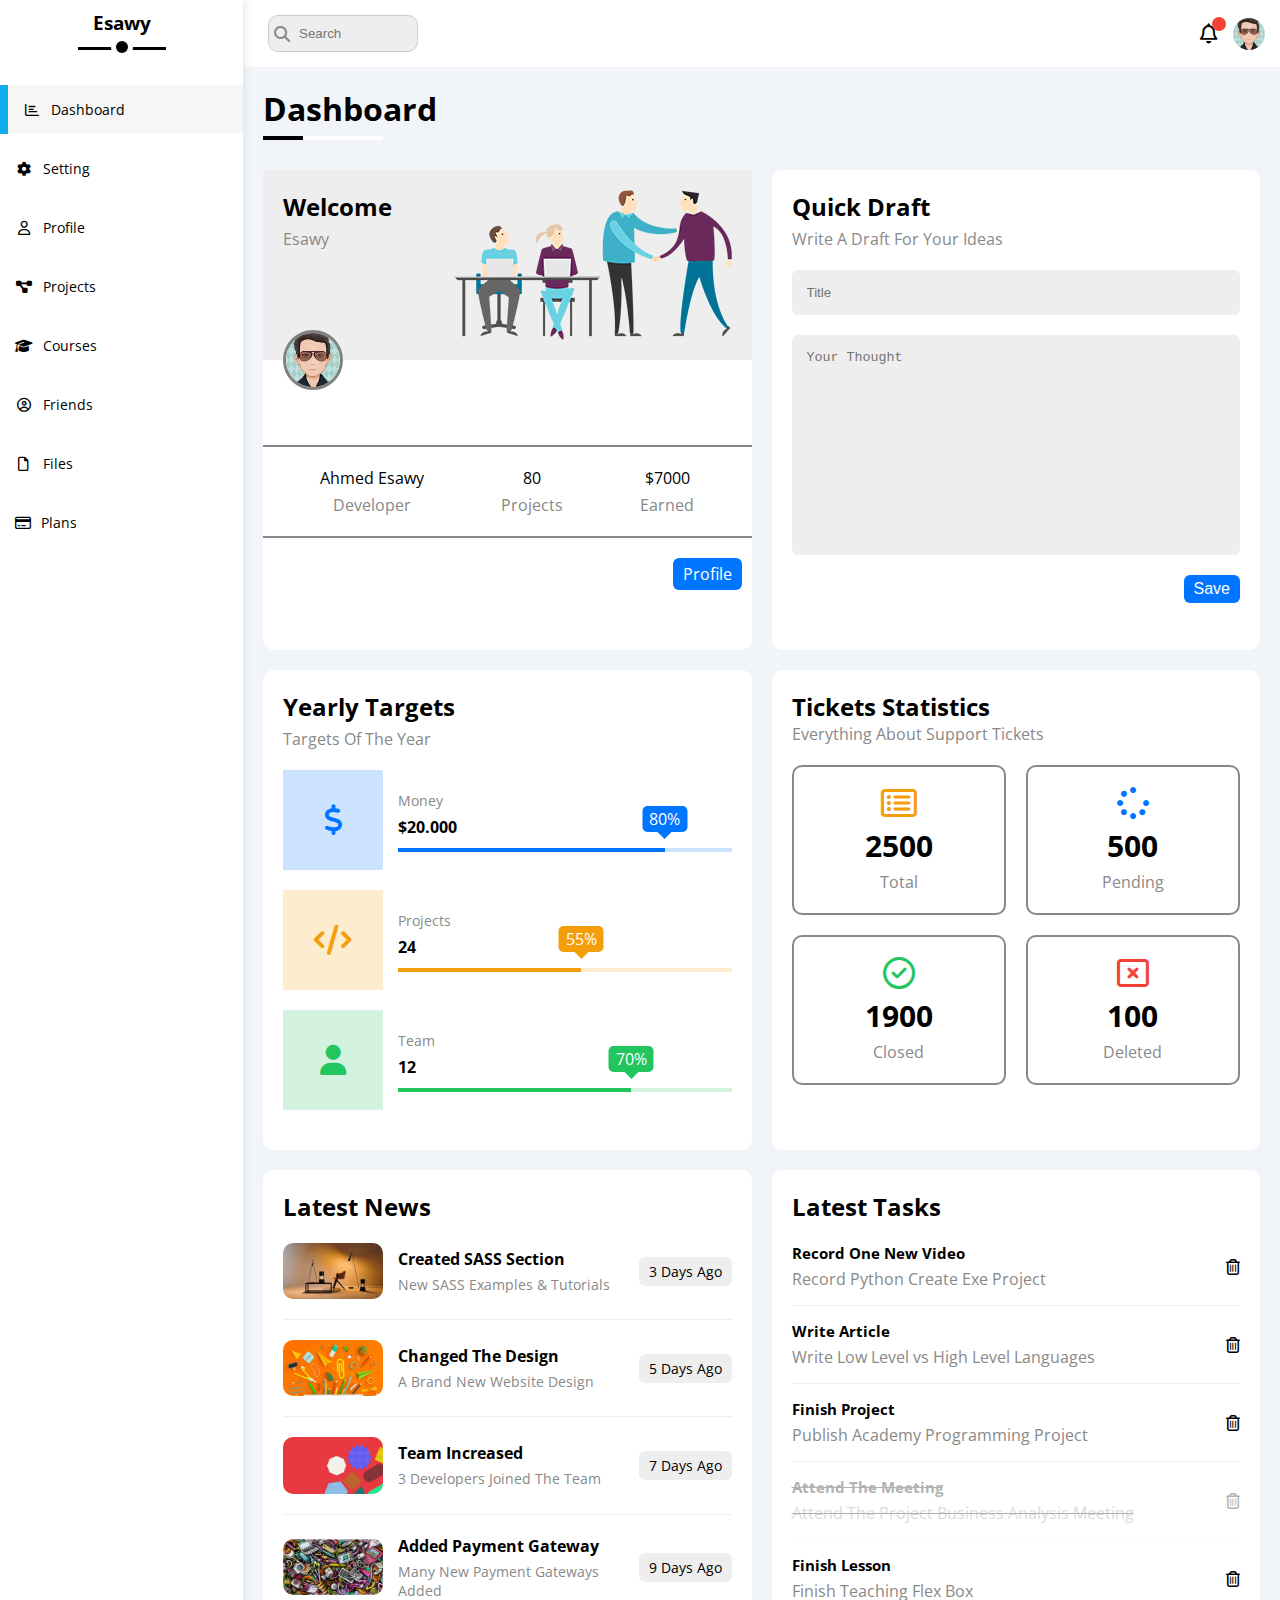
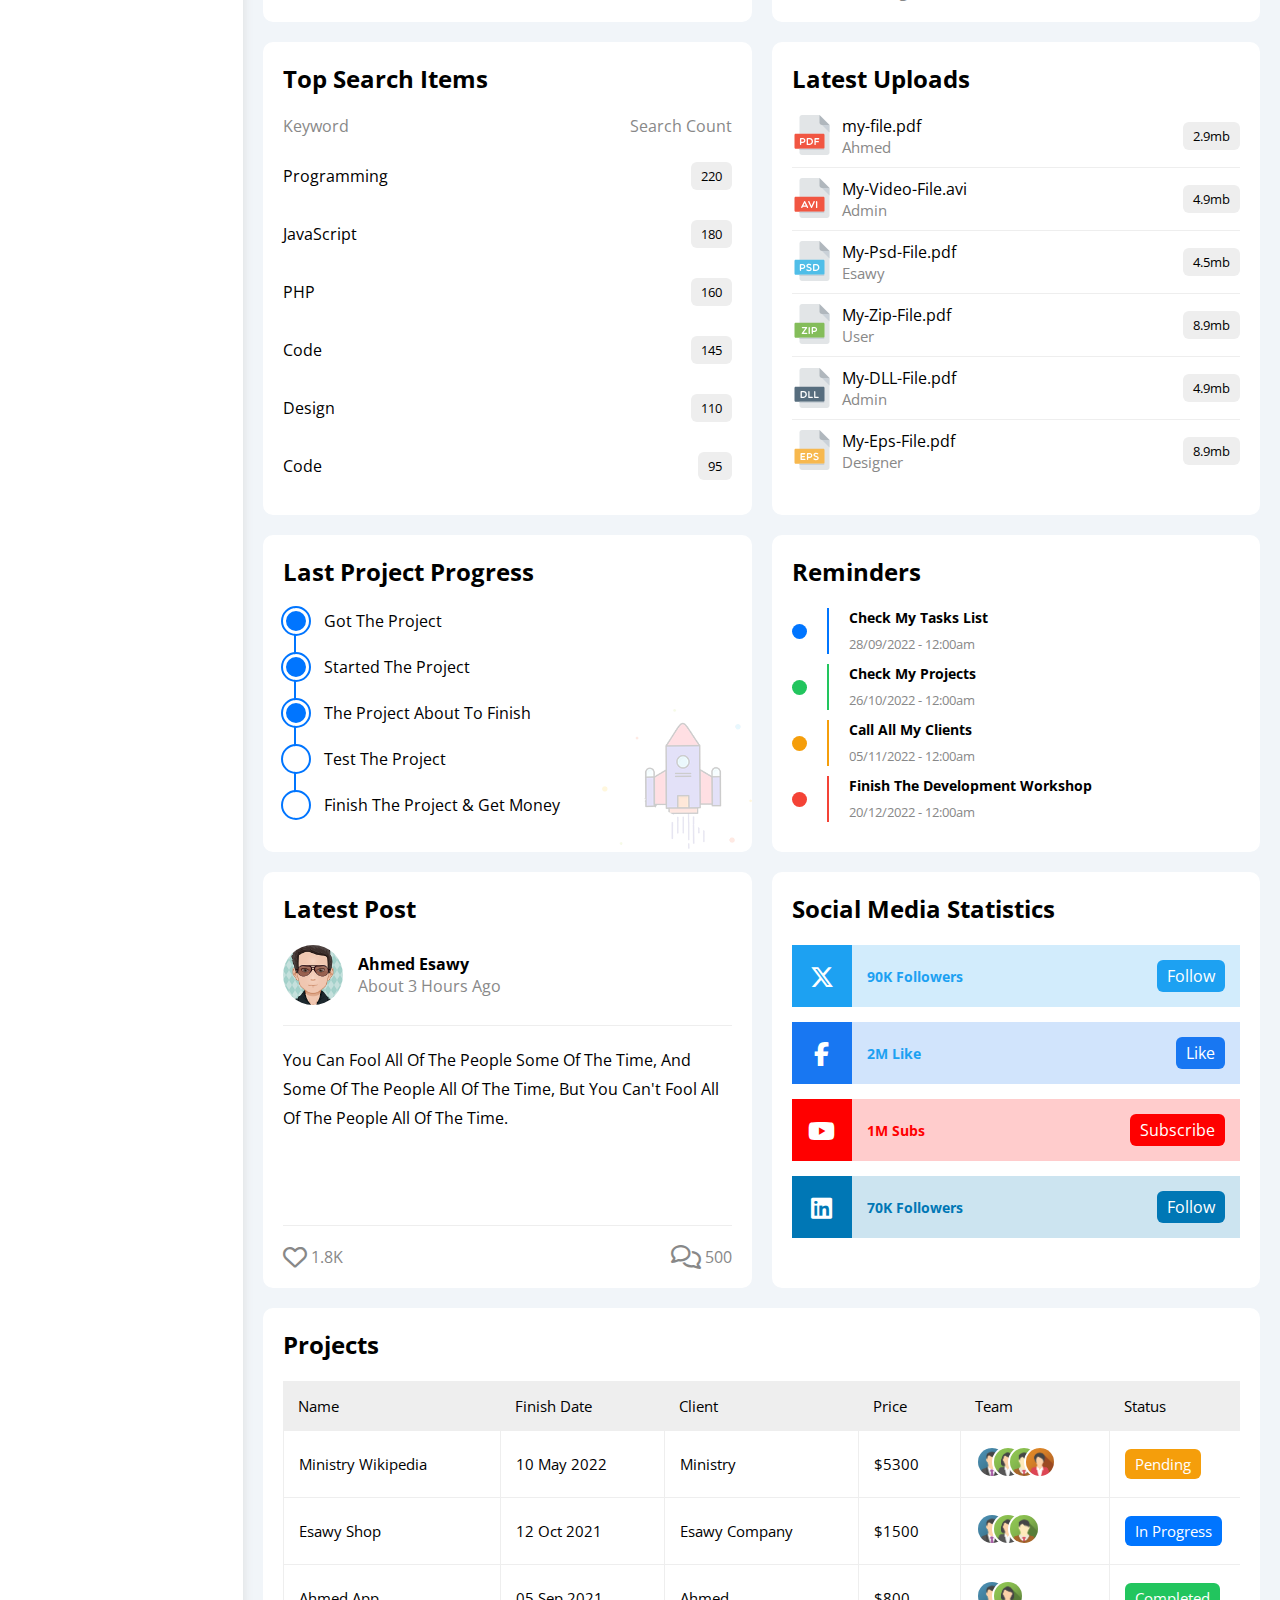
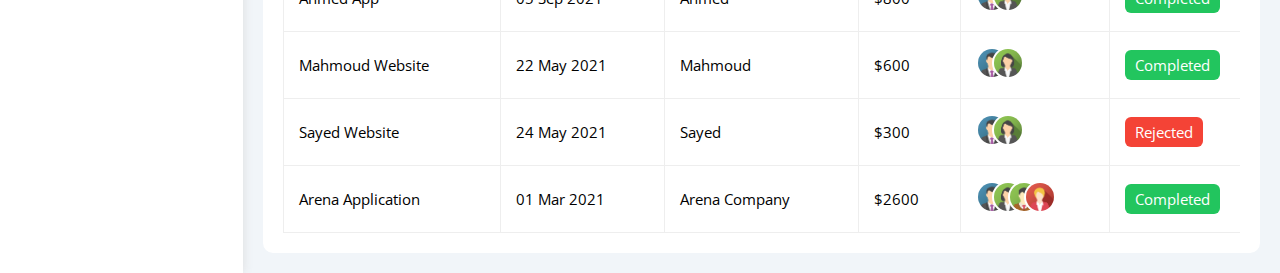
<file: index.html>
<!DOCTYPE html>
<html lang="en">
  <head>
    <meta charset="UTF-8" />
    <meta name="viewport" content="width=device-width, initial-scale=1.0" />
    <title>Dashboard - Page</title>
    <!-- Google Fonts -->
    <link rel="preconnect" href="https://fonts.googleapis.com" />
    <link rel="preconnect" href="https://fonts.gstatic.com" crossorigin />
    <link
      href="https://fonts.googleapis.com/css2?family=Open+Sans:ital,wght@0,300..800;1,300..800&display=swap"
      rel="stylesheet"
    />
    <!-- Font Awesome Library -->
    <link rel="stylesheet" href="css/all.min.css" />
    <!-- My Framework -->
    <link rel="stylesheet" href="css/myFramework.css" /> 
    <!-- Main Css -->
    <link rel="stylesheet" href="css/style.css" />
  </head>
  <body>
    <div class="page d-flex">
      <aside class="relative">
        <h3 class="text-center relative">Esawy</h3>
        <ul class="links bg-white">
          <li class="mb-10">
            <a
              class="active d-flex align-center fs-14 color-black p-15 mb-5"
              href="index.html"
            >
              <i class="fa-regular fa-chart-bar fa-fw"></i>
              <span class="ml-10">Dashboard</span>
            </a>
          </li>
          <li class="mb-10">
            <a
              class="d-flex align-center fs-14 color-black p-15 mb-5"
              href="settings.html"
            >
              <i class="fa-solid fa-gear fa-fw"></i>
              <span class="ml-10">Setting</span>
            </a>
          </li>
          <li class="mb-10">
            <a
              class="d-flex align-center fs-14 color-black p-15 mb-5"
              href="profile.html"
            >
              <i class="fa-regular fa-user fa-fw"></i>
              <span class="ml-10">Profile</span>
            </a>
          </li>
          <li class="mb-10">
            <a
              class="d-flex align-center fs-14 color-black p-15 mb-5"
              href="projects.html"
            >
              <i class="fa-solid fa-diagram-project fa-fw"></i>
              <span class="ml-10">Projects</span>
            </a>
          </li>
          <li class="mb-10">
            <a
              class="d-flex align-center fs-14 color-black p-15 mb-5"
              href="courses.html"
            >
              <i class="fa-solid fa-graduation-cap fa-fw"></i>
              <span class="ml-10">Courses</span>
            </a>
          </li>
          <li class="mb-10">
            <a
              class="d-flex align-center fs-14 color-black p-15 mb-5"
              href="friends.html"
            >
              <i class="fa-regular fa-circle-user fa-fw"></i>
              <span class="ml-10">Friends</span>
            </a>
          </li>
          <li class="mb-10">
            <a
              class="d-flex align-center fs-14 color-black p-15 mb-5"
              href="files.html"
            >
              <i class="fa-regular fa-file fa-fw"></i>
              <span class="ml-10">Files</span>
            </a>
          </li>
          <li class="mb-10">
            <a
              class="d-flex align-center fs-14 color-black p-15 mb-5"
              href="plans.html"
            >
              <i class="fa-regular fa-credit-card fa-f2"></i>
              <span class="ml-10">Plans</span>
            </a>
          </li>
        </ul>
      </aside>
      <div class="w-full main">
        <!-- Start Head  -->
        <header class="between-flex bg-white p-15">
          <div class="search relative">
            <input
              class="radius-10 ml-10 bg-eee"
              type="search"
              name="search"
              id="search"
              placeholder="Search"
            />
          </div>
          <div class="icons text-center d-flex align-center">
            <span class="notification relative">
              <i class="fa-regular fa-bell fa-lg mr-15"></i>
            </span>
            <img
              class="radius-circle"
              src="images/profile.png"
              alt="profile picture"
            />
          </div>
        </header>
        <!-- End Head  -->
        <h1 class="relative">Dashboard</h1>
        <div class="ml-20 mr-20 d-grid gap-20 wrapper">
          <!-- Start Welcome -->
          <div class="bg-white radius-10 welcome">
            <div class="d-flex space-between bg-eee p-20 mb-20 intro">
              <div>
                <h2>Welcome</h2>
                <p class="color-grey mt-5">Esawy</p>
              </div>
              <img src="images/welcome.png" alt="welcome Picture" />
            </div>
            <img class="radius-circle" src="images/profile.png" alt="" />
            <div class="d-flex gap-20 pt-20 pb-20 body">
              <div>
                Ahmed Esawy
                <span class="color-grey">Developer</span>
              </div>
              <div>
                80
                <span class="color-grey">Projects</span>
              </div>
              <div>
                $7000
                <span class="color-grey">Earned</span>
              </div>
            </div>
            <a
              class="d-block w-fit bg-blue color-white btn-shape mt-20 mr-10"
              href="profile.html"
              >Profile</a
            >
          </div>
          <!-- End Welcome -->
          <!-- Start Draft -->
          <div class="bg-white radius-10 p-20 draft">
            <h2>Quick Draft</h2>
            <p class="color-grey mt-5 mb-20">Write A Draft For Your Ideas</p>
            <form class="body">
              <input
                class="d-block w-full mb-20 p-15 bg-eee radius-6"
                type="text"
                placeholder="Title"
              />
              <textarea
                class="d-block w-full mb-20 p-15 bg-eee radius-6"
                placeholder="Your Thought"
              ></textarea>
              <input
                class="d-block w-fit bg-blue color-white fs-16 mb-20 mt-20 btn-shape save"
                type="submit"
                value="Save"
              />
            </form>
          </div>
          <!-- End Draft -->
          <!-- Start Targets -->
          <div class="bg-white radius-10 p-20 target">
            <div class="intro mb-20">
              <h2>Yearly Targets</h2>
              <p class="color-grey mt-5">Targets Of The Year</p>
            </div>
            <div class="d-flex align-center mb-20 box blue-box">
              <div class="center-flex icon">
                <i class="fa-solid fa-dollar-sign fa-fw color-blue"></i>
              </div>
              <div class="details">
                <span class="color-grey fs-14">Money</span>
                <span class="d-block fw-bold mt-5 mb-10">$20.000</span>
                <div class="relative progress">
                  <span class="bg-blue" style="width: 80%">
                    <span class="bg-blue">80%</span>
                  </span>
                </div>
              </div>
            </div>
            <div class="d-flex align-center mb-20 box orange-box">
              <div class="center-flex icon">
                <i class="fa-solid fa-code fa-fw color-orange"></i>
              </div>
              <div class="details">
                <span class="color-grey fs-14">Projects</span>
                <span class="d-block fw-bold mt-5 mb-10">24</span>
                <div class="relative progress">
                  <span class="bg-orange" style="width: 55%">
                    <span class="bg-orange">55%</span>
                  </span>
                </div>
              </div>
            </div>
            <div class="d-flex align-center mb-20 box green-box">
              <div class="center-flex icon">
                <i class="fa-solid fa-user fa-fw color-green"></i>
              </div>
              <div class="details">
                <span class="color-grey fs-14">Team</span>
                <span class="d-block fw-bold mt-5 mb-10">12</span>
                <div class="relative progress">
                  <span class="bg-green" style="width: 70%">
                    <span class="bg-green">70%</span>
                  </span>
                </div>
              </div>
            </div>
          </div>
          <!-- End Targets -->
          <!-- Start Statistics -->
          <div class="statistics bg-white radius-10 p-20">
            <h2>Tickets Statistics</h2>
            <p class="color-grey mb-20">Everything About Support Tickets</p>
            <div class="d-grid gap-20 cards">
              <div
                class="text-center radius-10 color-grey pt-20 pb-20 border-bottom card"
              >
                <i class="fa-regular fa-rectangle-list fa-2x color-orange"></i>
                <span class="d-block p-5 color-black fs-30 fw-bold">2500</span>
                Total
              </div>
              <div
                class="text-center radius-10 color-grey pt-20 pb-20 border-bottom card"
              >
                <i class="fa-solid fa-spinner fa-2x color-blue"></i>
                <span class="d-block p-5 color-black fs-30 fw-bold">500</span>
                Pending
              </div>
              <div
                class="text-center radius-10 color-grey pt-20 pb-20 border-bottom card"
              >
                <i class="fa-regular fa-circle-check fa-2x color-green"></i>
                <span class="d-block p-5 color-black fs-30 fw-bold">1900</span>
                Closed
              </div>
              <div
                class="text-center radius-10 color-grey pt-20 pb-20 border-bottom card"
              >
                <i class="fa-regular fa-rectangle-xmark fa-2x color-red"></i>
                <span class="d-block p-5 color-black fs-30 fw-bold">100</span>
                Deleted
              </div>
            </div>
          </div>
          <!-- End Statistics -->
          <!-- Start News -->
          <div class="news bg-white radius-10 p-20">
            <h2 class="mb-20">Latest News</h2>
            <div class="box center-flex border-bottom pb-20 mb-20">
              <img class="mr-15 radius-10" src="images/news-01.png" alt="" />
              <div class="info">
                <h3 class="fs-16 mb-5">Created SASS Section</h3>
                <p class="fs-14 color-grey">New SASS Examples & Tutorials</p>
              </div>
              <span class="btn-shape bg-eee fs-14 label">3 Days Ago</span>
            </div>
            <div class="box center-flex border-bottom pb-20 mb-20">
              <img class="mr-15 radius-10" src="images/news-02.png" alt="" />
              <div class="info">
                <h3 class="fs-16 mb-5">Changed The Design</h3>
                <p class="fs-14 color-grey">A Brand New Website Design</p>
              </div>
              <span class="btn-shape bg-eee fs-14 label">5 Days Ago</span>
            </div>
            <div class="box center-flex border-bottom pb-20 mb-20">
              <img class="mr-15 radius-10" src="images/news-03.png" alt="" />
              <div class="info">
                <h3 class="fs-16 mb-5">Team Increased</h3>
                <p class="fs-14 color-grey">3 Developers Joined The Team</p>
              </div>
              <span class="btn-shape bg-eee fs-14 label">7 Days Ago</span>
            </div>
            <div class="box center-flex">
              <img class="mr-15 radius-10" src="images/news-04.png" alt="" />
              <div class="info">
                <h3 class="fs-16 mb-5">Added Payment Gateway</h3>
                <p class="fs-14 color-grey">Many New Payment Gateways Added</p>
              </div>
              <span class="btn-shape bg-eee fs-14 label">9 Days Ago</span>
            </div>
          </div>
          <!-- End News -->
          <!-- Start Tasks -->
          <div class="tasks bg-white radius-10 p-20">
            <h2 class="mb-20">Latest Tasks</h2>
            <div class="box between-flex border-bottom pb-15 mb-15">
              <div class="info">
                <h3 class="fs-15 mb-5">Record One New Video</h3>
                <p class="color-grey">Record Python Create Exe Project</p>
              </div>
              <i class="fa-regular fa-trash-can delete"></i>
            </div>
            <div class="box between-flex border-bottom pb-15 mb-15">
              <div class="info">
                <h3 class="fs-15 mb-5">Write Article</h3>
                <p class="color-grey">
                  Write Low Level vs High Level Languages
                </p>
              </div>
              <i class="fa-regular fa-trash-can delete"></i>
            </div>
            <div class="box between-flex border-bottom pb-15 mb-15">
              <div class="info">
                <h3 class="fs-15 mb-5">Finish Project</h3>
                <p class="color-grey">Publish Academy Programming Project</p>
              </div>
              <i class="fa-regular fa-trash-can delete"></i>
            </div>
            <div class="box between-flex border-bottom pb-15 mb-15 done">
              <div class="info">
                <h3 class="fs-15 mb-5">Attend The Meeting</h3>
                <p class="color-grey">
                  Attend The Project Business Analysis Meeting
                </p>
              </div>
              <i class="fa-regular fa-trash-can delete"></i>
            </div>
            <div class="box between-flex">
              <div class="info">
                <h3 class="fs-15 mb-5">Finish Lesson</h3>
                <p class="color-grey">Finish Teaching Flex Box</p>
              </div>
              <i class="fa-regular fa-trash-can delete"></i>
            </div>
          </div>
          <!-- End Tasks -->
          <!-- Start Search Items -->
          <div class="bg-white radius-10 p-20">
            <h2 class="mb-20">Top Search Items</h2>
            <div class="between-flex mb-10 color-grey">
              <span>Keyword</span>
              <span>Search Count</span>
            </div>
            <div class="between-flex pt-15 pb-15">
              <span>Programming</span>
              <span class="btn-shape bg-eee fs-13">220</span>
            </div>
            <div class="between-flex pt-15 pb-15">
              <span>JavaScript</span>
              <span class="btn-shape bg-eee fs-13">180</span>
            </div>
            <div class="between-flex pt-15 pb-15">
              <span>PHP</span>
              <span class="btn-shape bg-eee fs-13">160</span>
            </div>
            <div class="between-flex pt-15 pb-15">
              <span>Code</span>
              <span class="btn-shape bg-eee fs-13">145</span>
            </div>
            <div class="between-flex pt-15 pb-15">
              <span>Design</span>
              <span class="btn-shape bg-eee fs-13">110</span>
            </div>
            <div class="between-flex pt-15 pb-15">
              <span>Code</span>
              <span class="btn-shape bg-eee fs-13">95</span>
            </div>
          </div>
          <!-- End Search Items -->
          <!-- Start Uploads -->
          <div class="uploads bg-white radius-10 p-20">
            <h2 class="mb-20">Latest Uploads</h2>
            <ul>
              <li class="between-flex border-bottom mb-10 pb-10">
                <div class="d-flex">
                  <img class="mr-10" src="images/pdf.svg" alt="" />
                  <div class="info">
                    <span>my-file.pdf</span>
                    <span class="d-block color-grey fs-15">Ahmed</span>
                  </div>
                </div>
                <span class="btn-shape bg-eee fs-13">2.9mb</span>
              </li>
              <li class="between-flex border-bottom mb-10 pb-10">
                <div class="d-flex">
                  <img class="mr-10" src="images/avi.svg" alt="" />
                  <div class="info">
                    <span>My-Video-File.avi</span>
                    <span class="d-block color-grey fs-15">Admin</span>
                  </div>
                </div>
                <span class="btn-shape bg-eee fs-13">4.9mb</span>
              </li>
              <li class="between-flex border-bottom mb-10 pb-10">
                <div class="d-flex">
                  <img class="mr-10" src="images/psd.svg" alt="" />
                  <div class="info">
                    <span>My-Psd-File.pdf</span>
                    <span class="d-block color-grey fs-15">Esawy</span>
                  </div>
                </div>
                <span class="btn-shape bg-eee fs-13">4.5mb</span>
              </li>
              <li class="between-flex border-bottom mb-10 pb-10">
                <div class="d-flex">
                  <img class="mr-10" src="images/zip.svg" alt="" />
                  <div class="info">
                    <span>My-Zip-File.pdf</span>
                    <span class="d-block color-grey fs-15">User</span>
                  </div>
                </div>
                <span class="btn-shape bg-eee fs-13">8.9mb</span>
              </li>
              <li class="between-flex border-bottom mb-10 pb-10">
                <div class="d-flex align-center">
                  <img class="mr-10" src="images/dll.svg" alt="" />
                  <div class="info">
                    <span>My-DLL-File.pdf</span>
                    <span class="d-block color-grey fs-15">Admin</span>
                  </div>
                </div>
                <span class="btn-shape bg-eee fs-13">4.9mb</span>
              </li>
              <li class="between-flex">
                <div class="d-flex">
                  <img class="mr-10" src="images/eps.svg" alt="" />
                  <div class="info">
                    <span>My-Eps-File.pdf</span>
                    <span class="d-block color-grey fs-15">Designer</span>
                  </div>
                </div>
                <span class="btn-shape bg-eee fs-13">8.9mb</span>
              </li>
            </ul>
          </div>
          <!-- End Search Items -->
          <!-- Start Project Progress -->
          <div class="project-progress bg-white radius-10 p-20 relative">
            <h2 class="mb-20">Last Project Progress</h2>
            <ul class="relative">
              <li class="mb-20 d-flex align-center done">Got The Project</li>
              <li class="mb-20 d-flex align-center done">
                Started The Project
              </li>
              <li class="mb-20 d-flex align-center done">
                The Project About To Finish
              </li>
              <li class="mb-20 d-flex align-center current">
                Test The Project
              </li>
              <li class="d-flex align-center">
                Finish The Project & Get Money
              </li>
            </ul>
            <img class="absolute hide-mobile" src="images/project.png" alt="" />
          </div>
          <!-- End Project Progress -->
          <!-- Start Reminders -->
          <div class="reminders bg-white radius-10 p-20">
            <h2 class="mb-20">Reminders</h2>
            <ul class="relative">
              <li class="mb-10 d-flex align-center">
                <span class="mr-20 bg-blue radius-circle"></span>
                <div class="pl-20 relative blue">
                  <p class="fw-bold fs-14 mb-5">Check My Tasks List</p>
                  <span class="fs-13 color-grey">28/09/2022 - 12:00am</span>
                </div>
              </li>
              <li class="mb-10 d-flex align-center">
                <span class="mr-20 bg-green radius-circle"></span>
                <div class="pl-20 relative green">
                  <p class="fw-bold fs-14 mb-5">Check My Projects</p>
                  <span class="fs-13 color-grey">26/10/2022 - 12:00am</span>
                </div>
              </li>
              <li class="mb-10 d-flex align-center">
                <span class="mr-20 bg-orange radius-circle"></span>
                <div class="pl-20 relative orange">
                  <p class="fw-bold fs-14 mb-5">Call All My Clients</p>
                  <span class="fs-13 color-grey">05/11/2022 - 12:00am</span>
                </div>
              </li>
              <li class="mb-10 d-flex align-center">
                <span class="mr-20 bg-red radius-circle"></span>
                <div class="pl-20 relative red">
                  <p class="fw-bold fs-14 mb-5">
                    Finish The Development Workshop
                  </p>
                  <span class="fs-13 color-grey">20/12/2022 - 12:00am</span>
                </div>
              </li>
            </ul>
          </div>
          <!-- End Reminders -->
          <!-- Start Post -->
          <div class="post bg-white radius-10 p-20">
            <h2 class="mb-20">Latest Post</h2>
            <div class="d-flex align-center border-bottom pb-20 mb-20">
              <img
                class="mr-15 radius-circle"
                src="images/profile.png"
                alt=""
              />
              <div>
                <span class="fs-16 fw-bold mb-5">Ahmed Esawy</span>
                <span class="d-block color-grey">About 3 Hours Ago</span>
              </div>
            </div>
            <div class="post-content border-bottom pb-20 mb-20">
              You can fool all of the people some of the time, and some of the
              people all of the time, but you can't fool all of the people all
              of the time.
            </div>
            <div class="between-flex color-grey">
              <div>
                <i class="fa-regular fa-heart fa-xl"></i>
                <span>1.8K</span>
              </div>
              <div class="">
                <i class="fa-regular fa-comments fa-xl"></i>
                <span>500</span>
              </div>
            </div>
          </div>
          <!-- End Post -->
          <!-- Start Socail Media -->
          <div class="social bg-white radius-10 p-20">
            <h2 class="mb-20">Social Media Statistics</h2>
            <div class="x-twitter mb-15 d-flex">
              <i class="fa-brands fa-x-twitter fa-xl fa-fw center-flex"></i>
              <div class="info p-15 between-flex">
                <span class="fs-14 fw-bold">90K Followers</span>
                <a class="btn-shape bg-blue color-white" href="">Follow</a>
              </div>
            </div>
            <div class="facebook mb-15 d-flex">
              <i class="fa-brands fa-facebook-f fa-xl fa-fw center-flex"></i>
              <div class="info p-15 between-flex">
                <span class="fs-14 fw-bold">2M Like</span>
                <a class="btn-shape bg-blue color-white" href="">Like</a>
              </div>
            </div>
            <div class="youtube mb-15 d-flex">
              <i class="fa-brands fa-youtube fa-xl fa-fw center-flex"></i>
              <div class="info p-15 between-flex">
                <span class="fs-14 fw-bold">1M Subs</span>
                <a class="btn-shape bg-blue color-white" href="">Subscribe</a>
              </div>
            </div>
            <div class="linked mb-15 d-flex">
              <i class="fa-brands fa-linkedin fa-xl fa-fw center-flex"></i>
              <div class="info p-15 between-flex">
                <span class="fs-14 fw-bold">70K Followers</span>
                <a class="btn-shape bg-blue color-white" href="">Follow</a>
              </div>
            </div>
          </div>
          <!-- End Socail Media -->
        </div>
        <!-- Start Projects Table -->
        <div class="projects m-20 p-20 bg-white radius-10">
          <h2 class="mb-20">Projects</h2>
          <div class="table">
            <table class="fs-15 w-full">
              <thead>
                <tr>
                  <td>Name</td>
                  <td>Finish Date</td>
                  <td>Client</td>
                  <td>Price</td>
                  <td>Team</td>
                  <td>Status</td>
                </tr>
              </thead>
              <tbody>
                <tr>
                  <td>Ministry Wikipedia</td>
                  <td>10 May 2022</td>
                  <td>Ministry</td>
                  <td>$5300</td>
                  <td>
                    <img src="images/team-01.png" alt="" />
                    <img src="images/team-02.png" alt="" />
                    <img src="images/team-03.png" alt="" />
                    <img src="images/team-04.png" alt="" />
                  </td>
                  <td>
                    <span class="btn-shape bg-orange color-white">Pending</span>
                  </td>
                </tr>
                <tr>
                  <td>Esawy Shop</td>
                  <td>12 Oct 2021</td>
                  <td>Esawy Company</td>
                  <td>$1500</td>
                  <td>
                    <img src="images/team-01.png" alt="" />
                    <img src="images/team-02.png" alt="" />
                    <img src="images/team-03.png" alt="" />
                  </td>
                  <td>
                    <span class="btn-shape bg-blue color-white">In Progress</span>
                  </td>
                </tr>
                <tr>
                  <td>Ahmed App</td>
                  <td>05 Sep 2021</td>
                  <td>Ahmed</td>
                  <td>$800</td>
                  <td>
                    <img src="images/team-01.png" alt="" />
                    <img src="images/team-02.png" alt="" />
                  </td>
                  <td>
                    <span class="btn-shape bg-green color-white">Completed</span>
                  </td>
                </tr>
                <tr>
                  <td>Mahmoud Website</td>
                  <td>22 May 2021</td>
                  <td>Mahmoud</td>
                  <td>$600</td>
                  <td>
                    <img src="images/team-01.png" alt="" />
                    <img src="images/team-02.png" alt="" />
                  </td>
                  <td>
                    <span class="btn-shape bg-green color-white">Completed</span>
                  </td>
                </tr>
                <tr>
                  <td>Sayed Website</td>
                  <td>24 May 2021</td>
                  <td>Sayed</td>
                  <td>$300</td>
                  <td>
                    <img src="images/team-01.png" alt="" />
                    <img src="images/team-02.png" alt="" />
                  </td>
                  <td>
                    <span class="btn-shape bg-red color-white">Rejected</span>
                  </td>
                </tr>
                <tr>
                  <td>Arena Application</td>
                  <td>01 Mar 2021</td>
                  <td>Arena Company</td>
                  <td>$2600</td>
                  <td>
                    <img src="images/team-01.png" alt="" />
                    <img src="images/team-02.png" alt="" />
                    <img src="images/team-03.png" alt="" />
                    <img src="images/team-05.png" alt="" />
                  </td>
                  <td>
                    <span class="btn-shape bg-green color-white">Completed</span>
                  </td>
                </tr>
              </tbody>
            </table>
          </div>
        </div>
        <!-- End Projects Table -->
      </div>
    </div>
  </body>
</html>
</file>
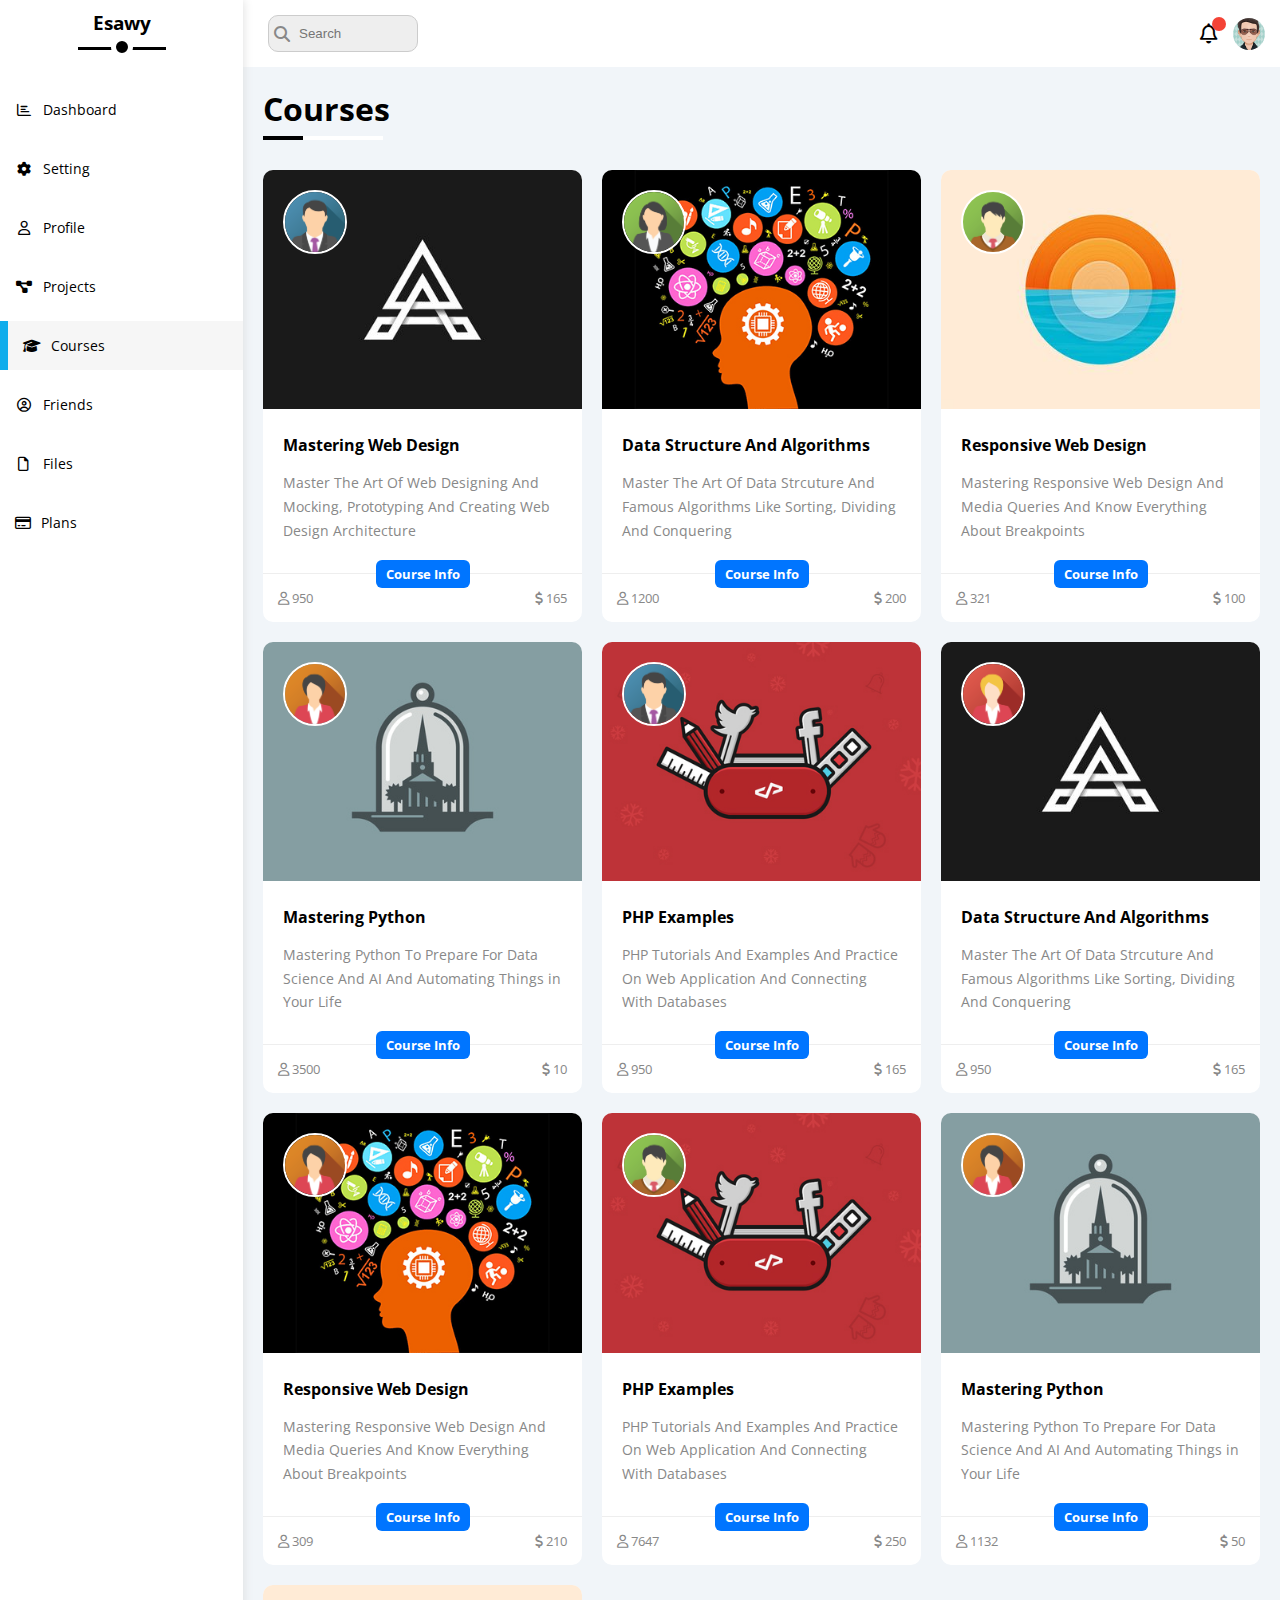
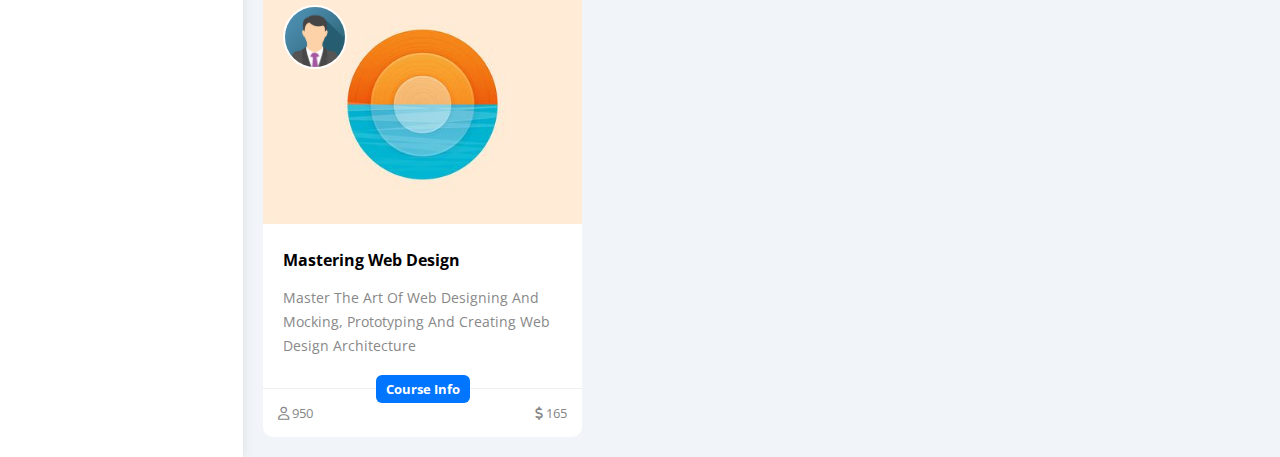
<file: courses.html>
<!DOCTYPE html>
<html lang="en">
  <head>
    <meta charset="UTF-8" />
    <meta name="viewport" content="width=device-width, initial-scale=1.0" />
    <title>Courses - Page</title>
    <!-- Google Fonts -->
    <link rel="preconnect" href="https://fonts.googleapis.com" />
    <link rel="preconnect" href="https://fonts.gstatic.com" crossorigin />
    <link
      href="https://fonts.googleapis.com/css2?family=Open+Sans:ital,wght@0,300..800;1,300..800&display=swap"
      rel="stylesheet"
    />
    <!-- Font Awesome Library -->
    <link rel="stylesheet" href="css/all.min.css" />
    <!-- My Framework -->
    <link rel="stylesheet" href="css/myFramework.css" />
    <!-- Main Css -->
    <link rel="stylesheet" href="css/style.css" />
  </head>
  <body>
    <div class="page d-flex">
      <aside class="relative">
        <h3 class="text-center relative">Esawy</h3>
        <ul class="links bg-white">
          <li class="mb-10">
            <a
              class="d-flex align-center fs-14 color-black p-15 mb-5"
              href="index.html"
            >
              <i class="fa-regular fa-chart-bar fa-fw"></i>
              <span class="ml-10">Dashboard</span>
            </a>
          </li>
          <li class="mb-10">
            <a
              class="d-flex align-center fs-14 color-black p-15 mb-5"
              href="settings.html"
            >
              <i class="fa-solid fa-gear fa-fw"></i>
              <span class="ml-10">Setting</span>
            </a>
          </li>
          <li class="mb-10">
            <a
              class="d-flex align-center fs-14 color-black p-15 mb-5"
              href="profile.html"
            >
              <i class="fa-regular fa-user fa-fw"></i>
              <span class="ml-10">Profile</span>
            </a>
          </li>
          <li class="mb-10">
            <a
              class="d-flex align-center fs-14 color-black p-15 mb-5"
              href="projects.html"
            >
              <i class="fa-solid fa-diagram-project fa-fw"></i>
              <span class="ml-10">Projects</span>
            </a>
          </li>
          <li class="mb-10">
            <a
              class="active d-flex align-center fs-14 color-black p-15 mb-5"
              href="courses.html"
            >
              <i class="fa-solid fa-graduation-cap fa-fw"></i>
              <span class="ml-10">Courses</span>
            </a>
          </li>
          <li class="mb-10">
            <a
              class="d-flex align-center fs-14 color-black p-15 mb-5"
              href="friends.html"
            >
              <i class="fa-regular fa-circle-user fa-fw"></i>
              <span class="ml-10">Friends</span>
            </a>
          </li>
          <li class="mb-10">
            <a
              class="d-flex align-center fs-14 color-black p-15 mb-5"
              href="files.html"
            >
              <i class="fa-regular fa-file fa-fw"></i>
              <span class="ml-10">Files</span>
            </a>
          </li>
          <li class="mb-10">
            <a
              class="d-flex align-center fs-14 color-black p-15 mb-5"
              href="plans.html"
            >
              <i class="fa-regular fa-credit-card fa-f2"></i>
              <span class="ml-10">Plans</span>
            </a>
          </li>
        </ul>
      </aside>
      <div class="w-full main">
        <!-- Start Head  -->
        <header class="between-flex bg-white p-15">
          <div class="search relative">
            <input
              class="radius-10 ml-10 bg-eee"
              type="search"
              name="search"
              id="search"
              placeholder="Search"
            />
          </div>
          <div class="icons text-center d-flex align-center">
            <span class="notification relative">
              <i class="fa-regular fa-bell fa-lg mr-15"></i>
            </span>
            <img
              class="radius-circle"
              src="images/profile.png"
              alt="profile picture"
            />
          </div>
        </header>
        <!-- End Head  -->
        <h1 class="relative">Courses</h1>
        <div class="courses-page m-20 d-grid gap-20 mobile-grid">
          <div class="card relative bg-white radius-10">
            <img class="" src="images/course-01.jpg" alt="" />
            <img
              class="absolute radius-circle instructor"
              src="images/team-01.png"
              alt=""
            />
            <div class="p-20">
              <h2 class="mb-15 fs-16">Mastering Web Design</h2>
              <p class="color-grey fs-14 text">
                Master The Art Of Web Designing And Mocking, Prototyping And
                Creating Web Design Architecture
              </p>
            </div>
            <div
              class="info between-flex color-grey p-15 relative mt-10"
            >
              <span class="btn-shape bg-blue color-white absolute fs-13 fw-bold"
                >Course Info</span
              >
              <span class="fs-13">
                <i class="fa-regular fa-user"></i>
                950
              </span>
              <span class="fs-13">
                <i class="fa-solid fa-dollar-sign"></i>
                165
              </span>
            </div>
          </div>
          <div class="card relative bg-white radius-10">
            <img class="" src="images/course-02.jpg" alt="" />
            <img
              class="absolute radius-circle instructor"
              src="images/team-02.png"
              alt=""
            />
            <div class="p-20">
              <h2 class="mb-15 fs-16">Data Structure And Algorithms</h2>
              <p class="color-grey fs-14 text">
                Master The Art Of Data Strcuture And Famous Algorithms Like
                Sorting, Dividing And Conquering
              </p>
            </div>
            <div
              class="info between-flex color-grey p-15 relative mt-10"
            >
              <span class="btn-shape bg-blue color-white absolute fs-13 fw-bold"
                >Course Info</span
              >
              <span class="fs-13">
                <i class="fa-regular fa-user"></i>
                1200
              </span>
              <span class="fs-13">
                <i class="fa-solid fa-dollar-sign"></i>
                200
              </span>
            </div>
          </div>
          <div class="card relative bg-white radius-10">
            <img class="" src="images/course-03.jpg" alt="" />
            <img
              class="absolute radius-circle instructor"
              src="images/team-03.png"
              alt=""
            />
            <div class="p-20">
              <h2 class="mb-15 fs-16">Responsive Web Design</h2>
              <p class="color-grey fs-14 text">
                Mastering Responsive Web Design And Media Queries And Know
                Everything About Breakpoints
              </p>
            </div>
            <div
              class="info between-flex color-grey p-15 relative mt-10"
            >
              <span class="btn-shape bg-blue color-white absolute fs-13 fw-bold"
                >Course Info</span
              >
              <span class="fs-13">
                <i class="fa-regular fa-user"></i>
                321
              </span>
              <span class="fs-13">
                <i class="fa-solid fa-dollar-sign"></i>
                100
              </span>
            </div>
          </div>
          <div class="card relative bg-white radius-10">
            <img class="" src="images/course-04.jpg" alt="" />
            <img
              class="absolute radius-circle instructor"
              src="images/team-04.png"
              alt=""
            />
            <div class="p-20">
              <h2 class="mb-15 fs-16">Mastering Python</h2>
              <p class="color-grey fs-14 text">
                Mastering Python To Prepare For Data Science And AI And
                Automating Things in Your Life
              </p>
            </div>
            <div
              class="info between-flex color-grey p-15 relative mt-10"
            >
              <span class="btn-shape bg-blue color-white absolute fs-13 fw-bold"
                >Course Info</span
              >
              <span class="fs-13">
                <i class="fa-regular fa-user"></i>
                3500
              </span>
              <span class="fs-13">
                <i class="fa-solid fa-dollar-sign"></i>
                10
              </span>
            </div>
          </div>
          <div class="card relative bg-white radius-10">
            <img class="" src="images/course-05.jpg" alt="" />
            <img
              class="absolute radius-circle instructor"
              src="images/team-01.png"
              alt=""
            />
            <div class="p-20">
              <h2 class="mb-15 fs-16">PHP Examples</h2>
              <p class="color-grey fs-14 text">
                PHP Tutorials And Examples And Practice On Web Application And
                Connecting With Databases
              </p>
            </div>
            <div
              class="info between-flex color-grey p-15 relative mt-10"
            >
              <span class="btn-shape bg-blue color-white absolute fs-13 fw-bold"
                >Course Info</span
              >
              <span class="fs-13">
                <i class="fa-regular fa-user"></i>
                950
              </span>
              <span class="fs-13">
                <i class="fa-solid fa-dollar-sign"></i>
                165
              </span>
            </div>
          </div>
          <div class="card relative bg-white radius-10">
            <img class="" src="images/course-01.jpg" alt="" />
            <img
              class="absolute radius-circle instructor"
              src="images/team-05.png"
              alt=""
            />
            <div class="p-20">
              <h2 class="mb-15 fs-16">Data Structure And Algorithms</h2>
              <p class="color-grey fs-14 text">
                Master The Art Of Data Strcuture And Famous Algorithms Like
                Sorting, Dividing And Conquering
              </p>
            </div>
            <div
              class="info between-flex color-grey p-15 relative mt-10"
            >
              <span class="btn-shape bg-blue color-white absolute fs-13 fw-bold"
                >Course Info</span
              >
              <span class="fs-13">
                <i class="fa-regular fa-user"></i>
                950
              </span>
              <span class="fs-13">
                <i class="fa-solid fa-dollar-sign"></i>
                165
              </span>
            </div>
          </div>
          <div class="card relative bg-white radius-10">
            <img class="" src="images/course-02.jpg" alt="" />
            <img
              class="absolute radius-circle instructor"
              src="images/team-04.png"
              alt=""
            />
            <div class="p-20">
              <h2 class="mb-15 fs-16">Responsive Web Design</h2>
              <p class="color-grey fs-14 text">
                Mastering Responsive Web Design And Media Queries And Know
                Everything About Breakpoints
              </p>
            </div>
            <div
              class="info between-flex color-grey p-15 relative mt-10"
            >
              <span class="btn-shape bg-blue color-white absolute fs-13 fw-bold"
                >Course Info</span
              >
              <span class="fs-13">
                <i class="fa-regular fa-user"></i>
                309
              </span>
              <span class="fs-13">
                <i class="fa-solid fa-dollar-sign"></i>
                210
              </span>
            </div>
          </div>
          <div class="card relative bg-white radius-10">
            <img class="" src="images/course-05.jpg" alt="" />
            <img
              class="absolute radius-circle instructor"
              src="images/team-03.png"
              alt=""
            />
            <div class="p-20">
              <h2 class="mb-15 fs-16">PHP Examples</h2>
              <p class="color-grey fs-14 text">
                PHP Tutorials And Examples And Practice On Web Application And
                Connecting With Databases
              </p>
            </div>
            <div
              class="info between-flex color-grey p-15 relative mt-10"
            >
              <span class="btn-shape bg-blue color-white absolute fs-13 fw-bold"
                >Course Info</span
              >
              <span class="fs-13">
                <i class="fa-regular fa-user"></i>
                7647
              </span>
              <span class="fs-13">
                <i class="fa-solid fa-dollar-sign"></i>
                250
              </span>
            </div>
          </div>
          <div class="card relative bg-white radius-10">
            <img class="" src="images/course-04.jpg" alt="" />
            <img
              class="absolute radius-circle instructor"
              src="images/team-04.png"
              alt=""
            />
            <div class="p-20">
              <h2 class="mb-15 fs-16">Mastering Python</h2>
              <p class="color-grey fs-14 text">
                Mastering Python To Prepare For Data Science And AI And
                Automating Things in Your Life
              </p>
            </div>
            <div
              class="info between-flex color-grey p-15 relative mt-10"
            >
              <span class="btn-shape bg-blue color-white absolute fs-13 fw-bold"
                >Course Info</span
              >
              <span class="fs-13">
                <i class="fa-regular fa-user"></i>
                1132
              </span>
              <span class="fs-13">
                <i class="fa-solid fa-dollar-sign"></i>
                50
              </span>
            </div>
          </div>
          <div class="card relative bg-white radius-10">
            <img class="" src="images/course-03.jpg" alt="" />
            <img
              class="absolute radius-circle instructor"
              src="images/team-01.png"
              alt=""
            />
            <div class="p-20">
              <h2 class="mb-15 fs-16">Mastering Web Design</h2>
              <p class="color-grey fs-14 text">
                Master The Art Of Web Designing And Mocking, Prototyping And
                Creating Web Design Architecture
              </p>
            </div>
            <div
              class="info between-flex color-grey p-15 relative mt-10"
            >
              <span class="btn-shape bg-blue color-white absolute fs-13 fw-bold"
                >Course Info</span
              >
              <span class="fs-13">
                <i class="fa-regular fa-user"></i>
                950
              </span>
              <span class="fs-13">
                <i class="fa-solid fa-dollar-sign"></i>
                165
              </span>
            </div>
          </div>
        </div>
      </div>
    </div>
  </body>
</html>
</file>
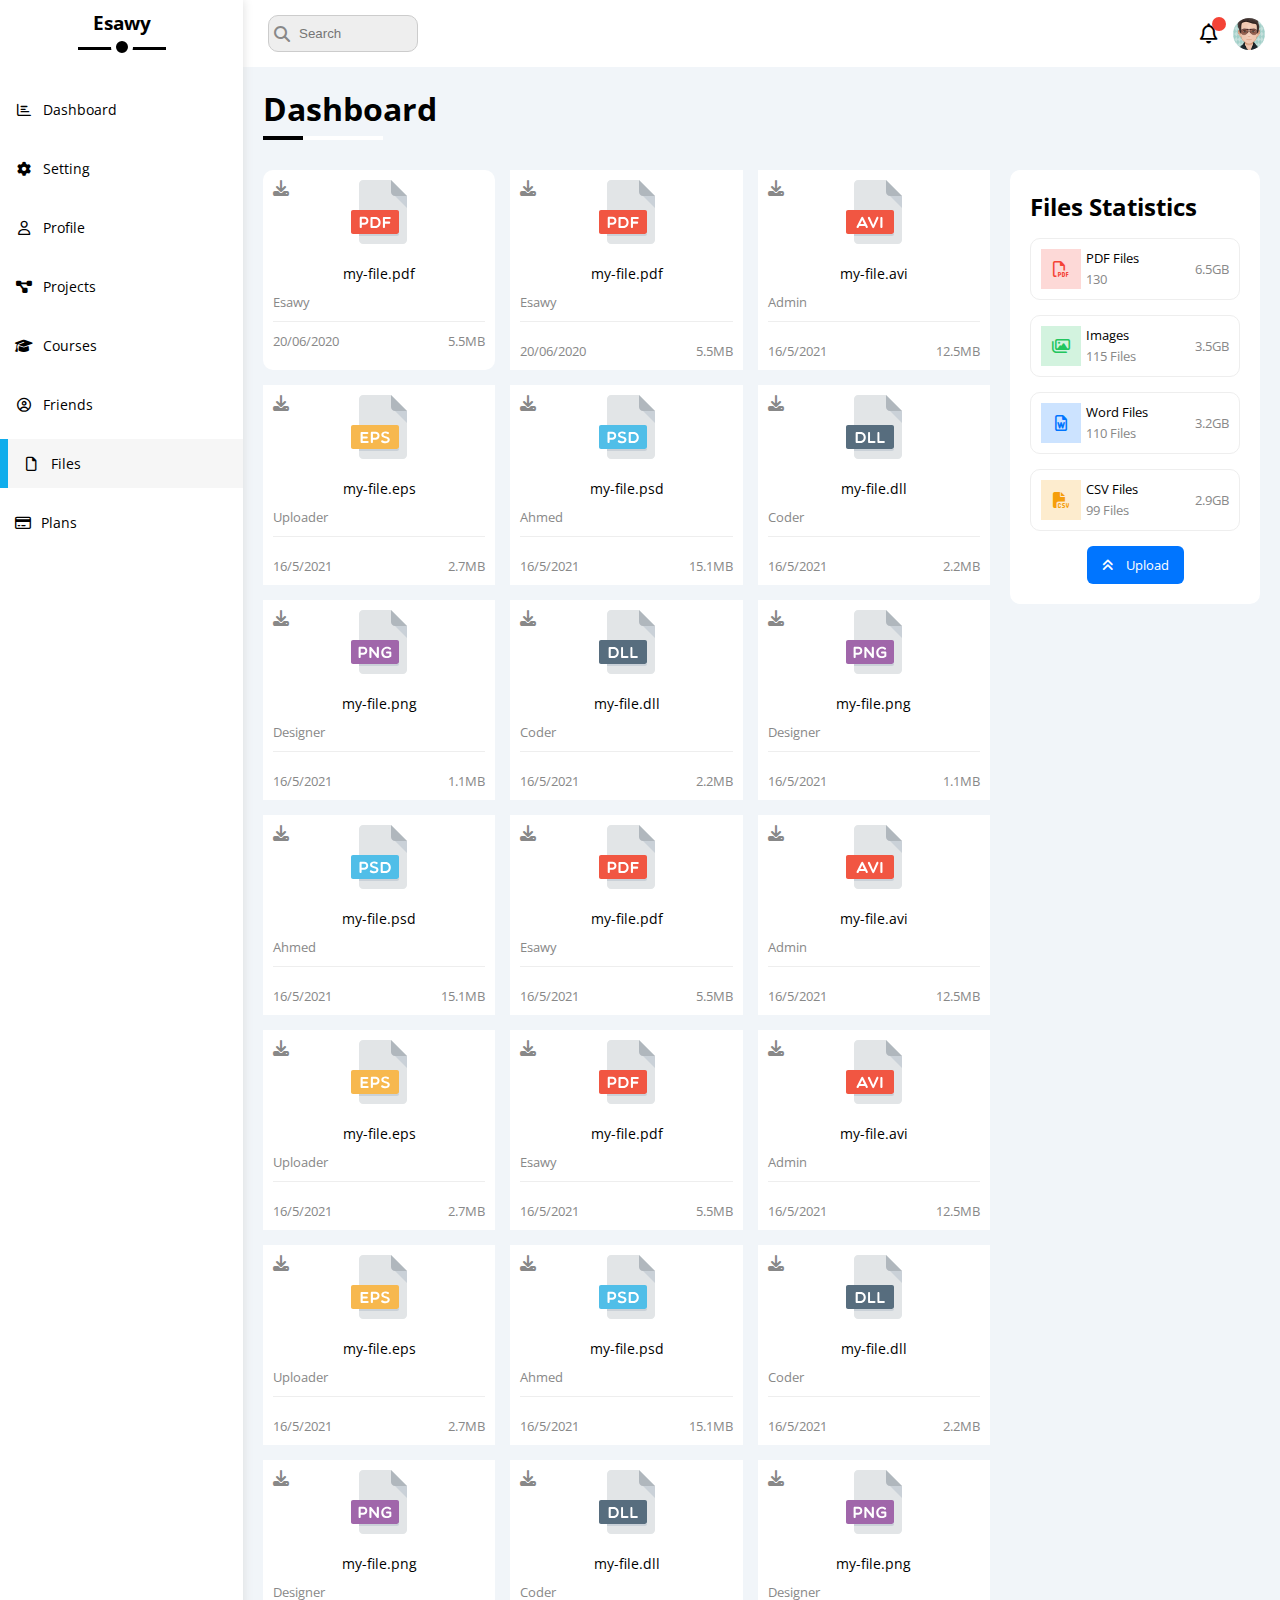
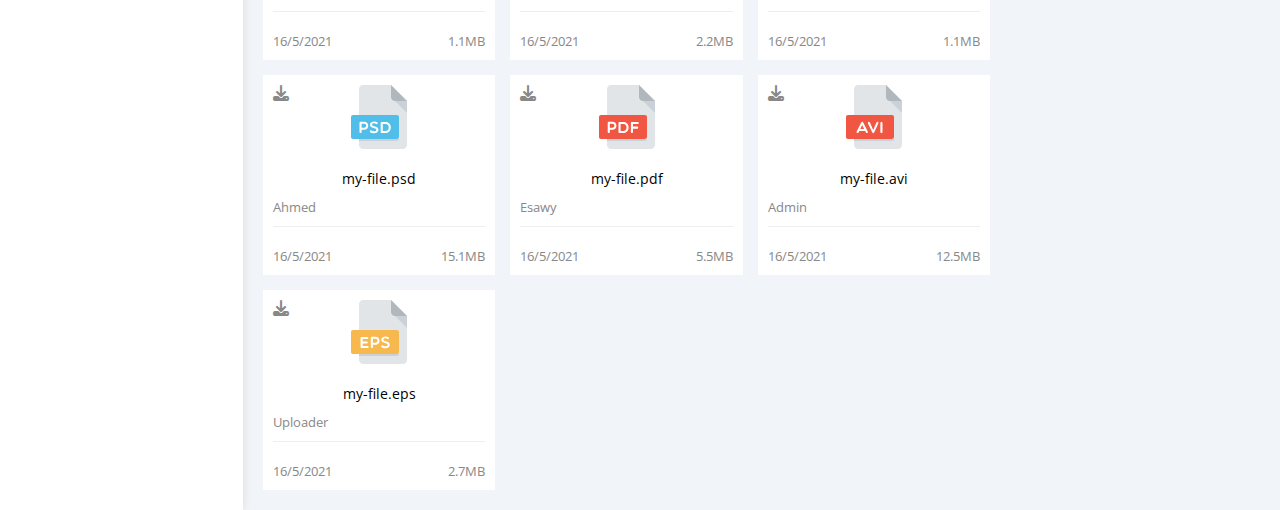
<file: files.html>
<!DOCTYPE html>
<html lang="en">
  <head>
    <meta charset="UTF-8" />
    <meta name="viewport" content="width=device-width, initial-scale=1.0" />
    <title>Files - Page</title>
    <!-- Google Fonts -->
    <link rel="preconnect" href="https://fonts.googleapis.com" />
    <link rel="preconnect" href="https://fonts.gstatic.com" crossorigin />
    <link
      href="https://fonts.googleapis.com/css2?family=Open+Sans:ital,wght@0,300..800;1,300..800&display=swap"
      rel="stylesheet"
    />
    <!-- Font Awesome Library -->
    <link rel="stylesheet" href="css/all.min.css" />
    <!-- My Framework -->
    <link rel="stylesheet" href="css/myFramework.css" />
    <!-- Main Css -->
    <link rel="stylesheet" href="css/style.css" />
  </head>
  <body>
    <div class="page d-flex">
      <aside class="relative">
        <h3 class="text-center relative">Esawy</h3>
        <ul class="links bg-white">
          <li class="mb-10">
            <a
              class="d-flex align-center fs-14 color-black p-15 mb-5"
              href="index.html"
            >
              <i class="fa-regular fa-chart-bar fa-fw"></i>
              <span class="ml-10">Dashboard</span>
            </a>
          </li>
          <li class="mb-10">
            <a
              class="d-flex align-center fs-14 color-black p-15 mb-5"
              href="settings.html"
            >
              <i class="fa-solid fa-gear fa-fw"></i>
              <span class="ml-10">Setting</span>
            </a>
          </li>
          <li class="mb-10">
            <a
              class="d-flex align-center fs-14 color-black p-15 mb-5"
              href="profile.html"
            >
              <i class="fa-regular fa-user fa-fw"></i>
              <span class="ml-10">Profile</span>
            </a>
          </li>
          <li class="mb-10">
            <a
              class="d-flex align-center fs-14 color-black p-15 mb-5"
              href="projects.html"
            >
              <i class="fa-solid fa-diagram-project fa-fw"></i>
              <span class="ml-10">Projects</span>
            </a>
          </li>
          <li class="mb-10">
            <a
              class="d-flex align-center fs-14 color-black p-15 mb-5"
              href="courses.html"
            >
              <i class="fa-solid fa-graduation-cap fa-fw"></i>
              <span class="ml-10">Courses</span>
            </a>
          </li>
          <li class="mb-10">
            <a
              class="d-flex align-center fs-14 color-black p-15 mb-5"
              href="friends.html"
            >
              <i class="fa-regular fa-circle-user fa-fw"></i>
              <span class="ml-10">Friends</span>
            </a>
          </li>
          <li class="mb-10">
            <a
              class="active d-flex align-center fs-14 color-black p-15 mb-5"
              href="files.html"
            >
              <i class="fa-regular fa-file fa-fw"></i>
              <span class="ml-10">Files</span>
            </a>
          </li>
          <li class="mb-10">
            <a
              class="d-flex align-center fs-14 color-black p-15 mb-5"
              href="plans.html"
            >
              <i class="fa-regular fa-credit-card fa-f2"></i>
              <span class="ml-10">Plans</span>
            </a>
          </li>
        </ul>
      </aside>
      <div class="w-full main">
        <!-- Start Head  -->
        <header class="between-flex bg-white p-15">
          <div class="search relative">
            <input
              class="radius-10 ml-10 bg-eee"
              type="search"
              name="search"
              id="search"
              placeholder="Search"
            />
          </div>
          <div class="icons text-center d-flex align-center">
            <span class="notification relative">
              <i class="fa-regular fa-bell fa-lg mr-15"></i>
            </span>
            <img
              class="radius-circle"
              src="images/profile.png"
              alt="profile picture"
            />
          </div>
        </header>
        <!-- End Head  -->
        <h1 class="relative">Dashboard</h1>
        <div class="files-page m-20 d-flex space-between gap-20">
          <div class="files flex-1 d-grid gap-15">
            <div class="file bg-white radius-10 p-10 relative">
              <i class="fa-solid fa-download color-grey absolute download"></i>
              <div class="icon text-center">
                <img class="mt-15 mb-15" src="images/pdf.svg" alt="" />
              </div>
              <div class="text-center mb-10 fs-14">my-file.pdf</div>
              <div class="fs-13 color-grey mt-10 pb-10 mb-10 border-bottom">
                Esawy
              </div>
              <div class="between-flex fs-13 color-grey">
                <span>20/06/2020</span>
                <span>5.5MB</span>
              </div>
            </div>
            <div class="file bg-white p-10 rad-10 relative">
              <i class="fa-solid fa-download color-grey absolute"></i>
              <div class="icon text-center">
                <img class="mt-15 mb-15" src="images/pdf.svg" alt="" />
              </div>
              <div class="text-center mb-10 fs-14">my-file.pdf</div>
              <p class="color-grey fs-13 mt-10 pb-10 mb-10 border-bottom">Esawy</p>
              <div class="info between-flex mt-10 pt-10 fs-13 color-grey">
                <span>20/06/2020</span>
                <span>5.5MB</span>
              </div>
            </div>
            <div class="file bg-white p-10 rad-10 relative">
              <i class="fa-solid fa-download color-grey absolute"></i>
              <div class="icon text-center">
                <img class="mt-15 mb-15" src="images/avi.svg" alt="" />
              </div>
              <div class="text-center mb-10 fs-14">my-file.avi</div>
              <p class="color-grey fs-13 mt-10 pb-10 mb-10 border-bottom">Admin</p>
              <div class="info between-flex mt-10 pt-10 fs-13 color-grey">
                <span>16/5/2021</span>
                <span>12.5MB</span>
              </div>
            </div>
            <div class="file bg-white p-10 rad-10 relative">
              <i class="fa-solid fa-download color-grey absolute"></i>
              <div class="icon text-center">
                <img class="mt-15 mb-15" src="images/eps.svg" alt="" />
              </div>
              <div class="text-center mb-10 fs-14">my-file.eps</div>
              <p class="color-grey fs-13 mt-10 pb-10 mb-10 border-bottom">Uploader</p>
              <div class="info between-flex mt-10 pt-10 fs-13 color-grey">
                <span>16/5/2021</span>
                <span>2.7MB</span>
              </div>
            </div>
            <div class="file bg-white p-10 rad-10 relative">
              <i class="fa-solid fa-download color-grey absolute"></i>
              <div class="icon text-center">
                <img class="mt-15 mb-15" src="images/psd.svg" alt="" />
              </div>
              <div class="text-center mb-10 fs-14">my-file.psd</div>
              <p class="color-grey fs-13 mt-10 pb-10 mb-10 border-bottom">Ahmed</p>
              <div class="info between-flex mt-10 pt-10 fs-13 color-grey">
                <span>16/5/2021</span>
                <span>15.1MB</span>
              </div>
            </div>
            <div class="file bg-white p-10 rad-10 relative">
              <i class="fa-solid fa-download color-grey absolute"></i>
              <div class="icon text-center">
                <img class="mt-15 mb-15" src="images/dll.svg" alt="" />
              </div>
              <div class="text-center mb-10 fs-14">my-file.dll</div>
              <p class="color-grey fs-13 mt-10 pb-10 mb-10 border-bottom">Coder</p>
              <div class="info between-flex mt-10 pt-10 fs-13 color-grey">
                <span>16/5/2021</span>
                <span>2.2MB</span>
              </div>
            </div>
            <div class="file bg-white p-10 rad-10 relative">
              <i class="fa-solid fa-download color-grey absolute"></i>
              <div class="icon text-center">
                <img class="mt-15 mb-15" src="images/png.svg" alt="" />
              </div>
              <div class="text-center mb-10 fs-14">my-file.png</div>
              <p class="color-grey fs-13 mt-10 pb-10 mb-10 border-bottom">Designer</p>
              <div class="info between-flex mt-10 pt-10 fs-13 color-grey">
                <span>16/5/2021</span>
                <span>1.1MB</span>
              </div>
            </div>
            <div class="file bg-white p-10 rad-10 relative">
              <i class="fa-solid fa-download color-grey absolute"></i>
              <div class="icon text-center">
                <img class="mt-15 mb-15" src="images/dll.svg" alt="" />
              </div>
              <div class="text-center mb-10 fs-14">my-file.dll</div>
              <p class="color-grey fs-13 mt-10 pb-10 mb-10 border-bottom">Coder</p>
              <div class="info between-flex mt-10 pt-10 fs-13 color-grey">
                <span>16/5/2021</span>
                <span>2.2MB</span>
              </div>
            </div>
            <div class="file bg-white p-10 rad-10 relative">
              <i class="fa-solid fa-download color-grey absolute"></i>
              <div class="icon text-center">
                <img class="mt-15 mb-15" src="images/png.svg" alt="" />
              </div>
              <div class="text-center mb-10 fs-14">my-file.png</div>
              <p class="color-grey fs-13 mt-10 pb-10 mb-10 border-bottom">Designer</p>
              <div class="info between-flex mt-10 pt-10 fs-13 color-grey">
                <span>16/5/2021</span>
                <span>1.1MB</span>
              </div>
            </div>
            <div class="file bg-white p-10 rad-10 relative">
              <i class="fa-solid fa-download color-grey absolute"></i>
              <div class="icon text-center">
                <img class="mt-15 mb-15" src="images/psd.svg" alt="" />
              </div>
              <div class="text-center mb-10 fs-14">my-file.psd</div>
              <p class="color-grey fs-13 mt-10 pb-10 mb-10 border-bottom">Ahmed</p>
              <div class="info between-flex mt-10 pt-10 fs-13 color-grey">
                <span>16/5/2021</span>
                <span>15.1MB</span>
              </div>
            </div>
            <div class="file bg-white p-10 rad-10 relative">
              <i class="fa-solid fa-download color-grey absolute"></i>
              <div class="icon text-center">
                <img class="mt-15 mb-15" src="images/pdf.svg" alt="" />
              </div>
              <div class="text-center mb-10 fs-14">my-file.pdf</div>
              <p class="color-grey fs-13 mt-10 pb-10 mb-10 border-bottom">Esawy</p>
              <div class="info between-flex mt-10 pt-10 fs-13 color-grey">
                <span>16/5/2021</span>
                <span>5.5MB</span>
              </div>
            </div>
            <div class="file bg-white p-10 rad-10 relative">
              <i class="fa-solid fa-download color-grey absolute"></i>
              <div class="icon text-center">
                <img class="mt-15 mb-15" src="images/avi.svg" alt="" />
              </div>
              <div class="text-center mb-10 fs-14">my-file.avi</div>
              <p class="color-grey fs-13 mt-10 pb-10 mb-10 border-bottom">Admin</p>
              <div class="info between-flex mt-10 pt-10 fs-13 color-grey">
                <span>16/5/2021</span>
                <span>12.5MB</span>
              </div>
            </div>
            <div class="file bg-white p-10 rad-10 relative">
              <i class="fa-solid fa-download color-grey absolute"></i>
              <div class="icon text-center">
                <img class="mt-15 mb-15" src="images/eps.svg" alt="" />
              </div>
              <div class="text-center mb-10 fs-14">my-file.eps</div>
              <p class="color-grey fs-13 mt-10 pb-10 mb-10 border-bottom">Uploader</p>
              <div class="info between-flex mt-10 pt-10 fs-13 color-grey">
                <span>16/5/2021</span>
                <span>2.7MB</span>
              </div>
            </div>
            <div class="file bg-white p-10 rad-10 relative">
              <i class="fa-solid fa-download color-grey absolute"></i>
              <div class="icon text-center">
                <img class="mt-15 mb-15" src="images/pdf.svg" alt="" />
              </div>
              <div class="text-center mb-10 fs-14">my-file.pdf</div>
              <p class="color-grey fs-13 mt-10 pb-10 mb-10 border-bottom">Esawy</p>
              <div class="info between-flex mt-10 pt-10 fs-13 color-grey">
                <span>16/5/2021</span>
                <span>5.5MB</span>
              </div>
            </div>
            <div class="file bg-white p-10 rad-10 relative">
              <i class="fa-solid fa-download color-grey absolute"></i>
              <div class="icon text-center">
                <img class="mt-15 mb-15" src="images/avi.svg" alt="" />
              </div>
              <div class="text-center mb-10 fs-14">my-file.avi</div>
              <p class="color-grey fs-13 mt-10 pb-10 mb-10 border-bottom">Admin</p>
              <div class="info between-flex mt-10 pt-10 fs-13 color-grey">
                <span>16/5/2021</span>
                <span>12.5MB</span>
              </div>
            </div>
            <div class="file bg-white p-10 rad-10 relative">
              <i class="fa-solid fa-download color-grey absolute"></i>
              <div class="icon text-center">
                <img class="mt-15 mb-15" src="images/eps.svg" alt="" />
              </div>
              <div class="text-center mb-10 fs-14">my-file.eps</div>
              <p class="color-grey fs-13 mt-10 pb-10 mb-10 border-bottom">Uploader</p>
              <div class="info between-flex mt-10 pt-10 fs-13 color-grey">
                <span>16/5/2021</span>
                <span>2.7MB</span>
              </div>
            </div>
            <div class="file bg-white p-10 rad-10 relative">
              <i class="fa-solid fa-download color-grey absolute"></i>
              <div class="icon text-center">
                <img class="mt-15 mb-15" src="images/psd.svg" alt="" />
              </div>
              <div class="text-center mb-10 fs-14">my-file.psd</div>
              <p class="color-grey fs-13 mt-10 pb-10 mb-10 border-bottom">Ahmed</p>
              <div class="info between-flex mt-10 pt-10 fs-13 color-grey">
                <span>16/5/2021</span>
                <span>15.1MB</span>
              </div>
            </div>
            <div class="file bg-white p-10 rad-10 relative">
              <i class="fa-solid fa-download color-grey absolute"></i>
              <div class="icon text-center">
                <img class="mt-15 mb-15" src="images/dll.svg" alt="" />
              </div>
              <div class="text-center mb-10 fs-14">my-file.dll</div>
              <p class="color-grey fs-13 mt-10 pb-10 mb-10 border-bottom">Coder</p>
              <div class="info between-flex mt-10 pt-10 fs-13 color-grey">
                <span>16/5/2021</span>
                <span>2.2MB</span>
              </div>
            </div>
            <div class="file bg-white p-10 rad-10 relative">
              <i class="fa-solid fa-download color-grey absolute"></i>
              <div class="icon text-center">
                <img class="mt-15 mb-15" src="images/png.svg" alt="" />
              </div>
              <div class="text-center mb-10 fs-14">my-file.png</div>
              <p class="color-grey fs-13 mt-10 pb-10 mb-10 border-bottom">Designer</p>
              <div class="info between-flex mt-10 pt-10 fs-13 color-grey">
                <span>16/5/2021</span>
                <span>1.1MB</span>
              </div>
            </div>
            <div class="file bg-white p-10 rad-10 relative">
              <i class="fa-solid fa-download color-grey absolute"></i>
              <div class="icon text-center">
                <img class="mt-15 mb-15" src="images/dll.svg" alt="" />
              </div>
              <div class="text-center mb-10 fs-14">my-file.dll</div>
              <p class="color-grey fs-13 mt-10 pb-10 mb-10 border-bottom">Coder</p>
              <div class="info between-flex mt-10 pt-10 fs-13 color-grey">
                <span>16/5/2021</span>
                <span>2.2MB</span>
              </div>
            </div>
            <div class="file bg-white p-10 rad-10 relative">
              <i class="fa-solid fa-download color-grey absolute"></i>
              <div class="icon text-center">
                <img class="mt-15 mb-15" src="images/png.svg" alt="" />
              </div>
              <div class="text-center mb-10 fs-14">my-file.png</div>
              <p class="color-grey fs-13 mt-10 pb-10 mb-10 border-bottom">Designer</p>
              <div class="info between-flex mt-10 pt-10 fs-13 color-grey">
                <span>16/5/2021</span>
                <span>1.1MB</span>
              </div>
            </div>
            <div class="file bg-white p-10 rad-10 relative">
              <i class="fa-solid fa-download color-grey absolute"></i>
              <div class="icon text-center">
                <img class="mt-15 mb-15" src="images/psd.svg" alt="" />
              </div>
              <div class="text-center mb-10 fs-14">my-file.psd</div>
              <p class="color-grey fs-13 mt-10 pb-10 mb-10 border-bottom">Ahmed</p>
              <div class="info between-flex mt-10 pt-10 fs-13 color-grey">
                <span>16/5/2021</span>
                <span>15.1MB</span>
              </div>
            </div>
            <div class="file bg-white p-10 rad-10 relative">
              <i class="fa-solid fa-download color-grey absolute"></i>
              <div class="icon text-center">
                <img class="mt-15 mb-15" src="images/pdf.svg" alt="" />
              </div>
              <div class="text-center mb-10 fs-14">my-file.pdf</div>
              <p class="color-grey fs-13 mt-10 pb-10 mb-10 border-bottom">Esawy</p>
              <div class="info between-flex mt-10 pt-10 fs-13 color-grey">
                <span>16/5/2021</span>
                <span>5.5MB</span>
              </div>
            </div>
            <div class="file bg-white p-10 rad-10 relative">
              <i class="fa-solid fa-download color-grey absolute"></i>
              <div class="icon text-center">
                <img class="mt-15 mb-15" src="images/avi.svg" alt="" />
              </div>
              <div class="text-center mb-10 fs-14">my-file.avi</div>
              <p class="color-grey fs-13 mt-10 pb-10 mb-10 border-bottom">Admin</p>
              <div class="info between-flex mt-10 pt-10 fs-13 color-grey">
                <span>16/5/2021</span>
                <span>12.5MB</span>
              </div>
            </div>
            <div class="file bg-white p-10 rad-10 relative">
              <i class="fa-solid fa-download color-grey absolute"></i>
              <div class="icon text-center">
                <img class="mt-15 mb-15" src="images/eps.svg" alt="" />
              </div>
              <div class="text-center mb-10 fs-14">my-file.eps</div>
              <p class="color-grey fs-13 mt-10 pb-10 mb-10 border-bottom">Uploader</p>
              <div class="info between-flex mt-10 pt-10 fs-13 color-grey">
                <span>16/5/2021</span>
                <span>2.7MB</span>
              </div>
            </div>
          </div>
          <div class="statistics box-style">
            <h2 class="mb-15">Files Statistics</h2>
            <div class="d-flex align-center radius-10 p-10 mb-15 border-eee">
              <i
                class="fa-regular fa-file-pdf color-red pdf center-flex mr-5"
              ></i>
              <div>
                <span class="d-block fs-13">PDF Files</span>
                <span class="fs-13 color-grey">130</span>
              </div>
              <span class="size d-block fs-13 color-grey">6.5GB</span>
            </div>
            <div class="d-flex align-center radius-10 p-10 mb-15 border-eee">
              <i
                class="fa-regular fa-images color-green img center-flex mr-5"
              ></i>
              <div>
                <span class="d-block fs-13">Images</span>
                <span class="fs-13 color-grey">115 Files</span>
              </div>
              <span class="size d-block fs-13 color-grey"> 3.5GB</span>
            </div>
            <div class="d-flex align-center radius-10 p-10 mb-15 border-eee">
              <i
                class="fa-regular fa-file-word color-blue word center-flex mr-5"
              ></i>
              <div>
                <span class="d-block fs-13">Word Files</span>
                <span class="fs-13 color-grey">110 Files</span>
              </div>
              <span class="size d-block fs-13 color-grey"> 3.2GB</span>
            </div>
            <div class="d-flex align-center radius-10 p-10 mb-15 border-eee">
              <i
                class="fa-solid fa-file-csv color-orange csv center-flex mr-5"
              ></i>
              <div>
                <span class="d-block fs-13">CSV Files</span>
                <span class="fs-13 color-grey"> 99 Files</span>
              </div>
              <span class="size d-block fs-13 color-grey">2.9GB</span>
            </div>
            <a class="upload bg-blue color-white fs-13 radius-6 d-block w-fit" href="#">
              <i class="fa-solid fa-angles-up mr-10"></i>
              Upload
            </a>
          </div>
        </div>
      </div>
    </div>
  </body>
</html>
</file>
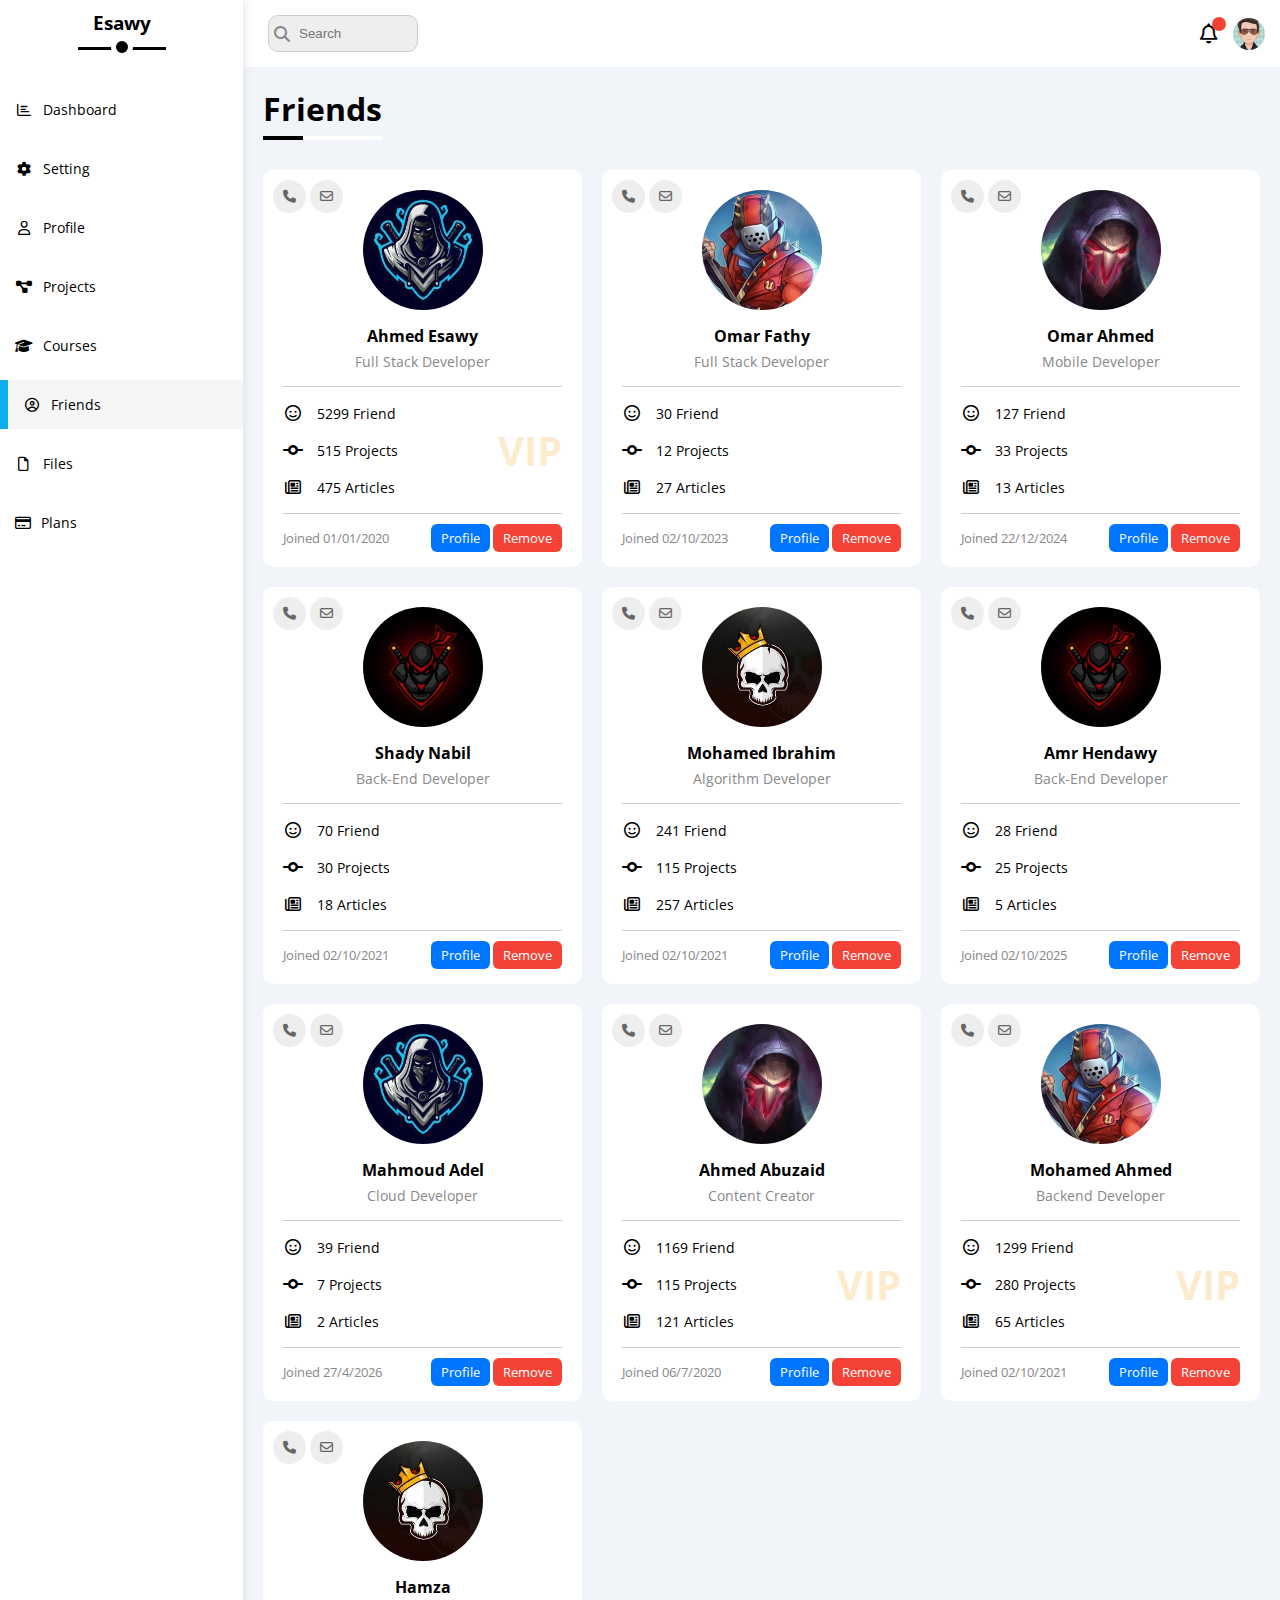
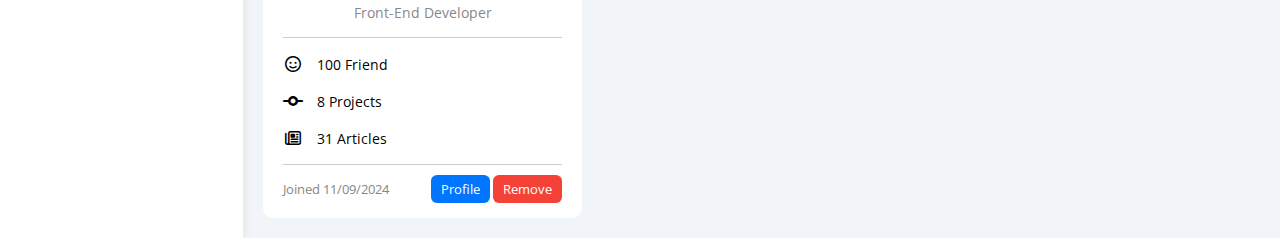
<file: friends.html>
<!DOCTYPE html>
<html lang="en">
  <head>
    <meta charset="UTF-8" />
    <meta name="viewport" content="width=device-width, initial-scale=1.0" />
    <title>Friends - Page</title>
    <!-- Google Fonts -->
    <link rel="preconnect" href="https://fonts.googleapis.com" />
    <link rel="preconnect" href="https://fonts.gstatic.com" crossorigin />
    <link
      href="https://fonts.googleapis.com/css2?family=Open+Sans:ital,wght@0,300..800;1,300..800&display=swap"
      rel="stylesheet"
    />
    <!-- Font Awesome Library -->
    <link rel="stylesheet" href="css/all.min.css" />
    <!-- My Framework -->
    <link rel="stylesheet" href="css/myFramework.css" />
    <!-- Main Css -->
    <link rel="stylesheet" href="css/style.css" />
  </head>
  <body>
    <div class="page d-flex">
      <aside class="relative">
        <h3 class="text-center relative">Esawy</h3>
        <ul class="links bg-white">
          <li class="mb-10">
            <a
              class="d-flex align-center fs-14 color-black p-15 mb-5"
              href="index.html"
            >
              <i class="fa-regular fa-chart-bar fa-fw"></i>
              <span class="ml-10">Dashboard</span>
            </a>
          </li>
          <li class="mb-10">
            <a
              class="d-flex align-center fs-14 color-black p-15 mb-5"
              href="settings.html"
            >
              <i class="fa-solid fa-gear fa-fw"></i>
              <span class="ml-10">Setting</span>
            </a>
          </li>
          <li class="mb-10">
            <a
              class="d-flex align-center fs-14 color-black p-15 mb-5"
              href="profile.html"
            >
              <i class="fa-regular fa-user fa-fw"></i>
              <span class="ml-10">Profile</span>
            </a>
          </li>
          <li class="mb-10">
            <a
              class="d-flex align-center fs-14 color-black p-15 mb-5"
              href="projects.html"
            >
              <i class="fa-solid fa-diagram-project fa-fw"></i>
              <span class="ml-10">Projects</span>
            </a>
          </li>
          <li class="mb-10">
            <a
              class="d-flex align-center fs-14 color-black p-15 mb-5"
              href="courses.html"
            >
              <i class="fa-solid fa-graduation-cap fa-fw"></i>
              <span class="ml-10">Courses</span>
            </a>
          </li>
          <li class="mb-10">
            <a
              class="active d-flex align-center fs-14 color-black p-15 mb-5"
              href="friends.html"
            >
              <i class="fa-regular fa-circle-user fa-fw"></i>
              <span class="ml-10">Friends</span>
            </a>
          </li>
          <li class="mb-10">
            <a
              class="d-flex align-center fs-14 color-black p-15 mb-5"
              href="files.html"
            >
              <i class="fa-regular fa-file fa-fw"></i>
              <span class="ml-10">Files</span>
            </a>
          </li>
          <li class="mb-10">
            <a
              class="d-flex align-center fs-14 color-black p-15 mb-5"
              href="plans.html"
            >
              <i class="fa-regular fa-credit-card fa-f2"></i>
              <span class="ml-10">Plans</span>
            </a>
          </li>
        </ul>
      </aside>
      <div class="w-full main">
        <!-- Start Head  -->
        <header class="between-flex bg-white p-15">
          <div class="search relative">
            <input
              class="radius-10 ml-10 bg-eee"
              type="search"
              name="search"
              id="search"
              placeholder="Search"
            />
          </div>
          <div class="icons text-center d-flex align-center">
            <span class="notification relative">
              <i class="fa-regular fa-bell fa-lg mr-15"></i>
            </span>
            <img
              class="radius-circle"
              src="images/profile.png"
              alt="profile picture"
            />
          </div>
        </header>
        <!-- End Head  -->
        <h1 class="relative">Friends</h1>
        <div class="friends-page m-20 d-grid gap-20 mobile-grid">
          <div class="card box-style relative">
            <div class="contact absolute">
              <i class="fa-solid fa-phone radius-circle bg-eee fs-13 p-10"></i>
              <i
                class="fa-regular fa-envelope radius-circle bg-eee fs-13 p-10"
              ></i>
            </div>
            <div>
              <div class="text-center">
                <img
                  class="radius-circle mb-10"
                  src="images/friend-02.jpg"
                  alt=""
                />
                <h4 class="fs-16">Ahmed Esawy</h4>
                <span class="fs-14 color-grey d-block mt-5 mb-15"
                  >Full Stack Developer</span
                >
              </div>
            </div>
            <div class="icons relative">
              <div class="mb-15">
                <i class="fa-regular fa-face-smile fa-fw"></i>
                <span class="fs-14 ml-10">5299 Friend</span>
              </div>
              <div class="mb-15">
                <i class="fa-solid fa-code-commit fa-fw"></i>
                <span class="fs-14 ml-10">515 Projects</span>
              </div>
              <div>
                <i class="fa-regular fa-newspaper fa-fw"></i>
                <span class="fs-14 ml-10">475 Articles</span>
              </div>
              <span class="vip absolute color-orange fw-bold">VIP</span>
            </div>
            <div class="between-flex fs-13">
              <span class="color-grey">Joined 01/01/2020</span>
              <div>
                <a class="btn-shape color-white bg-blue" href="">Profile</a>
                <a class="btn-shape color-white bg-red" href="">Remove</a>
              </div>
            </div>
          </div>
          <div class="card box-style relative">
            <div class="contact absolute">
              <i class="fa-solid fa-phone radius-circle bg-eee fs-13 p-10"></i>
              <i
                class="fa-regular fa-envelope radius-circle bg-eee fs-13 p-10"
              ></i>
            </div>
            <div>
              <div class="text-center">
                <img
                  class="radius-circle mb-10"
                  src="images/friend-01.jpg"
                  alt=""
                />
                <h4 class="fs-16">Omar Fathy</h4>
                <span class="fs-14 color-grey d-block mt-5 mb-15"
                  >Full Stack Developer</span
                >
              </div>
            </div>
            <div class="icons relative">
              <div class="mb-15">
                <i class="fa-regular fa-face-smile fa-fw"></i>
                <span class="fs-14 ml-10">30 Friend</span>
              </div>
              <div class="mb-15">
                <i class="fa-solid fa-code-commit fa-fw"></i>
                <span class="fs-14 ml-10">12 Projects</span>
              </div>
              <div>
                <i class="fa-regular fa-newspaper fa-fw"></i>
                <span class="fs-14 ml-10">27 Articles</span>
              </div>
            </div>
            <div class="between-flex fs-13">
              <span class="color-grey">Joined 02/10/2023</span>
              <div>
                <a class="btn-shape color-white bg-blue" href="">Profile</a>
                <a class="btn-shape color-white bg-red" href="">Remove</a>
              </div>
            </div>
          </div>
          <div class="card box-style relative">
            <div class="contact absolute">
              <i class="fa-solid fa-phone radius-circle bg-eee fs-13 p-10"></i>
              <i
                class="fa-regular fa-envelope radius-circle bg-eee fs-13 p-10"
              ></i>
            </div>
            <div>
              <div class="text-center">
                <img
                  class="radius-circle mb-10"
                  src="images/friend-03.jpg"
                  alt=""
                />
                <h4 class="fs-16">Omar Ahmed</h4>
                <span class="fs-14 color-grey d-block mt-5 mb-15"
                  >Mobile Developer</span
                >
              </div>
            </div>
            <div class="icons relative">
              <div class="mb-15">
                <i class="fa-regular fa-face-smile fa-fw"></i>
                <span class="fs-14 ml-10">127 Friend</span>
              </div>
              <div class="mb-15">
                <i class="fa-solid fa-code-commit fa-fw"></i>
                <span class="fs-14 ml-10">33 Projects</span>
              </div>
              <div>
                <i class="fa-regular fa-newspaper fa-fw"></i>
                <span class="fs-14 ml-10">13 Articles</span>
              </div>
            </div>
            <div class="between-flex fs-13">
              <span class="color-grey">Joined 22/12/2024</span>
              <div>
                <a class="btn-shape color-white bg-blue" href="">Profile</a>
                <a class="btn-shape color-white bg-red" href="">Remove</a>
              </div>
            </div>
          </div>
          <div class="card box-style relative">
            <div class="contact absolute">
              <i class="fa-solid fa-phone radius-circle bg-eee fs-13 p-10"></i>
              <i
                class="fa-regular fa-envelope radius-circle bg-eee fs-13 p-10"
              ></i>
            </div>
            <div>
              <div class="text-center">
                <img
                  class="radius-circle mb-10"
                  src="images/friend-04.jpg"
                  alt=""
                />
                <h4 class="fs-16">Shady Nabil</h4>
                <span class="fs-14 color-grey d-block mt-5 mb-15"
                  >Back-End Developer</span
                >
              </div>
            </div>
            <div class="icons relative">
              <div class="mb-15">
                <i class="fa-regular fa-face-smile fa-fw"></i>
                <span class="fs-14 ml-10">70 Friend</span>
              </div>
              <div class="mb-15">
                <i class="fa-solid fa-code-commit fa-fw"></i>
                <span class="fs-14 ml-10">30 Projects</span>
              </div>
              <div>
                <i class="fa-regular fa-newspaper fa-fw"></i>
                <span class="fs-14 ml-10">18 Articles</span>
              </div>
            </div>
            <div class="between-flex fs-13">
              <span class="color-grey">Joined 02/10/2021</span>
              <div>
                <a class="btn-shape color-white bg-blue" href="">Profile</a>
                <a class="btn-shape color-white bg-red" href="">Remove</a>
              </div>
            </div>
          </div>
          <div class="card box-style relative">
            <div class="contact absolute">
              <i class="fa-solid fa-phone radius-circle bg-eee fs-13 p-10"></i>
              <i
                class="fa-regular fa-envelope radius-circle bg-eee fs-13 p-10"
              ></i>
            </div>
            <div>
              <div class="text-center">
                <img
                  class="radius-circle mb-10"
                  src="images/friend-05.jpg"
                  alt=""
                />
                <h4 class="fs-16">Mohamed Ibrahim</h4>
                <span class="fs-14 color-grey d-block mt-5 mb-15"
                  >Algorithm Developer</span
                >
              </div>
            </div>
            <div class="icons relative">
              <div class="mb-15">
                <i class="fa-regular fa-face-smile fa-fw"></i>
                <span class="fs-14 ml-10">241 Friend</span>
              </div>
              <div class="mb-15">
                <i class="fa-solid fa-code-commit fa-fw"></i>
                <span class="fs-14 ml-10">115 Projects</span>
              </div>
              <div>
                <i class="fa-regular fa-newspaper fa-fw"></i>
                <span class="fs-14 ml-10">257 Articles</span>
              </div>
            </div>
            <div class="between-flex fs-13">
              <span class="color-grey">Joined 02/10/2021</span>
              <div>
                <a class="btn-shape color-white bg-blue" href="">Profile</a>
                <a class="btn-shape color-white bg-red" href="">Remove</a>
              </div>
            </div>
          </div>
          <div class="card box-style relative">
            <div class="contact absolute">
              <i class="fa-solid fa-phone radius-circle bg-eee fs-13 p-10"></i>
              <i
                class="fa-regular fa-envelope radius-circle bg-eee fs-13 p-10"
              ></i>
            </div>
            <div>
              <div class="text-center">
                <img
                  class="radius-circle mb-10"
                  src="images/friend-04.jpg"
                  alt=""
                />
                <h4 class="fs-16">Amr Hendawy</h4>
                <span class="fs-14 color-grey d-block mt-5 mb-15"
                  >Back-End Developer</span
                >
              </div>
            </div>
            <div class="icons relative">
              <div class="mb-15">
                <i class="fa-regular fa-face-smile fa-fw"></i>
                <span class="fs-14 ml-10">28 Friend</span>
              </div>
              <div class="mb-15">
                <i class="fa-solid fa-code-commit fa-fw"></i>
                <span class="fs-14 ml-10">25 Projects</span>
              </div>
              <div>
                <i class="fa-regular fa-newspaper fa-fw"></i>
                <span class="fs-14 ml-10">5 Articles</span>
              </div>
            </div>
            <div class="between-flex fs-13">
              <span class="color-grey">Joined 02/10/2025</span>
              <div>
                <a class="btn-shape color-white bg-blue" href="">Profile</a>
                <a class="btn-shape color-white bg-red" href="">Remove</a>
              </div>
            </div>
          </div>
          <div class="card box-style relative">
            <div class="contact absolute">
              <i class="fa-solid fa-phone radius-circle bg-eee fs-13 p-10"></i>
              <i
                class="fa-regular fa-envelope radius-circle bg-eee fs-13 p-10"
              ></i>
            </div>
            <div>
              <div class="text-center">
                <img
                  class="radius-circle mb-10"
                  src="images/friend-02.jpg"
                  alt=""
                />
                <h4 class="fs-16">Mahmoud Adel</h4>
                <span class="fs-14 color-grey d-block mt-5 mb-15">
                  Cloud Developer</span
                >
              </div>
            </div>
            <div class="icons relative">
              <div class="mb-15">
                <i class="fa-regular fa-face-smile fa-fw"></i>
                <span class="fs-14 ml-10">39 Friend</span>
              </div>
              <div class="mb-15">
                <i class="fa-solid fa-code-commit fa-fw"></i>
                <span class="fs-14 ml-10">7 Projects</span>
              </div>
              <div>
                <i class="fa-regular fa-newspaper fa-fw"></i>
                <span class="fs-14 ml-10">2 Articles</span>
              </div>
            </div>
            <div class="between-flex fs-13">
              <span class="color-grey">Joined 27/4/2026</span>
              <div>
                <a class="btn-shape color-white bg-blue" href="">Profile</a>
                <a class="btn-shape color-white bg-red" href="">Remove</a>
              </div>
            </div>
          </div>
          <div class="card box-style relative">
            <div class="contact absolute">
              <i class="fa-solid fa-phone radius-circle bg-eee fs-13 p-10"></i>
              <i
                class="fa-regular fa-envelope radius-circle bg-eee fs-13 p-10"
              ></i>
            </div>
            <div>
              <div class="text-center">
                <img
                  class="radius-circle mb-10"
                  src="images/friend-03.jpg"
                  alt=""
                />
                <h4 class="fs-16">Ahmed Abuzaid</h4>
                <span class="fs-14 color-grey d-block mt-5 mb-15"
                  >Content Creator</span
                >
              </div>
            </div>
            <div class="icons relative">
              <div class="mb-15">
                <i class="fa-regular fa-face-smile fa-fw"></i>
                <span class="fs-14 ml-10">1169 Friend</span>
              </div>
              <div class="mb-15">
                <i class="fa-solid fa-code-commit fa-fw"></i>
                <span class="fs-14 ml-10">115 Projects</span>
              </div>
              <div>
                <i class="fa-regular fa-newspaper fa-fw"></i>
                <span class="fs-14 ml-10">121 Articles</span>
              </div>
              <span class="vip absolute color-orange fw-bold">VIP</span>
            </div>
            <div class="between-flex fs-13">
              <span class="color-grey">Joined 06/7/2020</span>
              <div>
                <a class="btn-shape color-white bg-blue" href="">Profile</a>
                <a class="btn-shape color-white bg-red" href="">Remove</a>
              </div>
            </div>
          </div>
          <div class="card box-style relative">
            <div class="contact absolute">
              <i class="fa-solid fa-phone radius-circle bg-eee fs-13 p-10"></i>
              <i
                class="fa-regular fa-envelope radius-circle bg-eee fs-13 p-10"
              ></i>
            </div>
            <div>
              <div class="text-center">
                <img
                  class="radius-circle mb-10"
                  src="images/friend-01.jpg"
                  alt=""
                />
                <h4 class="fs-16">Mohamed Ahmed</h4>
                <span class="fs-14 color-grey d-block mt-5 mb-15"
                  >Backend Developer</span
                >
              </div>
            </div>
            <div class="icons relative">
              <div class="mb-15">
                <i class="fa-regular fa-face-smile fa-fw"></i>
                <span class="fs-14 ml-10">1299 Friend</span>
              </div>
              <div class="mb-15">
                <i class="fa-solid fa-code-commit fa-fw"></i>
                <span class="fs-14 ml-10">280 Projects</span>
              </div>
              <div>
                <i class="fa-regular fa-newspaper fa-fw"></i>
                <span class="fs-14 ml-10">65 Articles</span>
              </div>
              <span class="vip absolute color-orange fw-bold">VIP</span>
            </div>
            <div class="between-flex fs-13">
              <span class="color-grey">Joined 02/10/2021</span>
              <div>
                <a class="btn-shape color-white bg-blue" href="">Profile</a>
                <a class="btn-shape color-white bg-red" href="">Remove</a>
              </div>
            </div>
          </div>
          <div class="card box-style relative">
            <div class="contact absolute">
              <i class="fa-solid fa-phone radius-circle bg-eee fs-13 p-10"></i>
              <i
                class="fa-regular fa-envelope radius-circle bg-eee fs-13 p-10"
              ></i>
            </div>
            <div>
              <div class="text-center">
                <img
                  class="radius-circle mb-10"
                  src="images/friend-05.jpg"
                  alt=""
                />
                <h4 class="fs-16">Hamza</h4>
                <span class="fs-14 color-grey d-block mt-5 mb-15"
                  >Front-End Developer</span
                >
              </div>
            </div>
            <div class="icons relative">
              <div class="mb-15">
                <i class="fa-regular fa-face-smile fa-fw"></i>
                <span class="fs-14 ml-10">100 Friend</span>
              </div>
              <div class="mb-15">
                <i class="fa-solid fa-code-commit fa-fw"></i>
                <span class="fs-14 ml-10">8 Projects</span>
              </div>
              <div>
                <i class="fa-regular fa-newspaper fa-fw"></i>
                <span class="fs-14 ml-10">31 Articles</span>
              </div>
            </div>
            <div class="between-flex fs-13">
              <span class="color-grey">Joined 11/09/2024</span>
              <div>
                <a class="btn-shape color-white bg-blue" href="">Profile</a>
                <a class="btn-shape color-white bg-red" href="">Remove</a>
              </div>
            </div>
          </div>
        </div>
      </div>
    </div>
  </body>
</html>
</file>
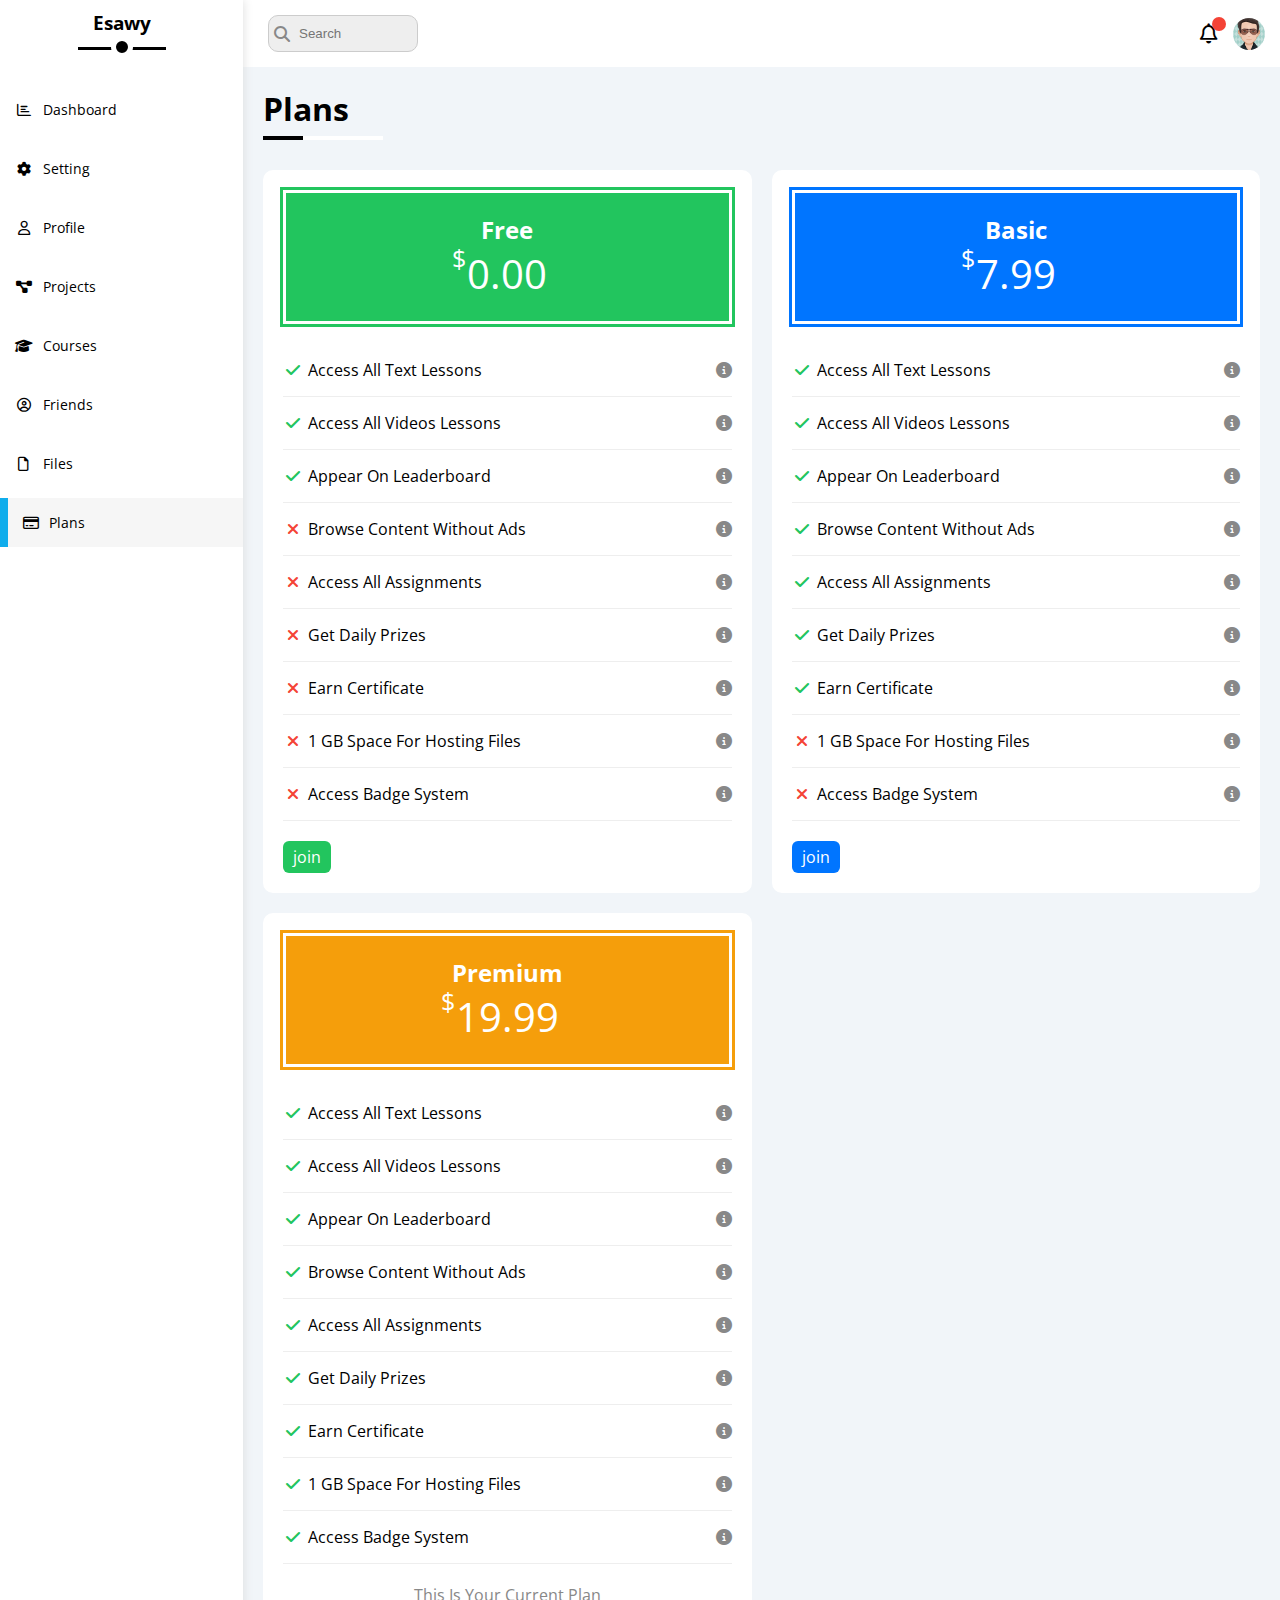
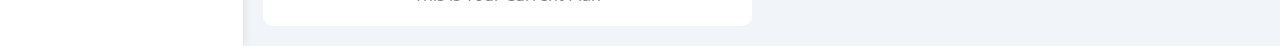
<file: plans.html>
<!DOCTYPE html>
<html lang="en">
  <head>
    <meta charset="UTF-8" />
    <meta name="viewport" content="width=device-width, initial-scale=1.0" />
    <title>Plans - Page</title>
    <!-- Google Fonts -->
    <link rel="preconnect" href="https://fonts.googleapis.com" />
    <link rel="preconnect" href="https://fonts.gstatic.com" crossorigin />
    <link
      href="https://fonts.googleapis.com/css2?family=Open+Sans:ital,wght@0,300..800;1,300..800&display=swap"
      rel="stylesheet"
    />
    <!-- Font Awesome Library -->
    <link rel="stylesheet" href="css/all.min.css" />
    <!-- My Framework -->
    <link rel="stylesheet" href="css/myFramework.css" />
    <!-- Main Css -->
    <link rel="stylesheet" href="css/style.css" />
  </head>
  <body>
    <div class="page d-flex">
      <aside class="relative">
        <h3 class="text-center relative">Esawy</h3>
        <ul class="links bg-white">
          <li class="mb-10">
            <a
              class="d-flex align-center fs-14 color-black p-15 mb-5"
              href="index.html"
            >
              <i class="fa-regular fa-chart-bar fa-fw"></i>
              <span class="ml-10">Dashboard</span>
            </a>
          </li>
          <li class="mb-10">
            <a
              class="d-flex align-center fs-14 color-black p-15 mb-5"
              href="settings.html"
            >
              <i class="fa-solid fa-gear fa-fw"></i>
              <span class="ml-10">Setting</span>
            </a>
          </li>
          <li class="mb-10">
            <a
              class="d-flex align-center fs-14 color-black p-15 mb-5"
              href="profile.html"
            >
              <i class="fa-regular fa-user fa-fw"></i>
              <span class="ml-10">Profile</span>
            </a>
          </li>
          <li class="mb-10">
            <a
              class="d-flex align-center fs-14 color-black p-15 mb-5"
              href="projects.html"
            >
              <i class="fa-solid fa-diagram-project fa-fw"></i>
              <span class="ml-10">Projects</span>
            </a>
          </li>
          <li class="mb-10">
            <a
              class="d-flex align-center fs-14 color-black p-15 mb-5"
              href="courses.html"
            >
              <i class="fa-solid fa-graduation-cap fa-fw"></i>
              <span class="ml-10">Courses</span>
            </a>
          </li>
          <li class="mb-10">
            <a
              class="d-flex align-center fs-14 color-black p-15 mb-5"
              href="friends.html"
            >
              <i class="fa-regular fa-circle-user fa-fw"></i>
              <span class="ml-10">Friends</span>
            </a>
          </li>
          <li class="mb-10">
            <a
              class="d-flex align-center fs-14 color-black p-15 mb-5"
              href="files.html"
            >
              <i class="fa-regular fa-file fa-fw"></i>
              <span class="ml-10">Files</span>
            </a>
          </li>
          <li class="mb-10">
            <a
              class="active d-flex align-center fs-14 color-black p-15 mb-5"
              href="plans.html"
            >
              <i class="fa-regular fa-credit-card fa-f2"></i>
              <span class="ml-10">Plans</span>
            </a>
          </li>
        </ul>
      </aside>
      <div class="w-full main">
        <!-- Start Head  -->
        <header class="between-flex bg-white p-15">
          <div class="search relative">
            <input
              class="radius-10 ml-10 bg-eee"
              type="search"
              name="search"
              id="search"
              placeholder="Search"
            />
          </div>
          <div class="icons text-center d-flex align-center">
            <span class="notification relative">
              <i class="fa-regular fa-bell fa-lg mr-15"></i>
            </span>
            <img
              class="radius-circle"
              src="images/profile.png"
              alt="profile picture"
            />
          </div>
        </header>
        <!-- End Head  -->
        <h1 class="relative">Plans</h1>
        <div class="plans-page m-20 d-grid mobile-grid gap-20">
          <div class="plan box-style">
            <div class="top green text-center color-white bg-green p-20">
              <h2 class="">Free</h2>
              <div class="price relative w-fit m-auto"><span>$</span>0.00</div>
            </div>
            <ul class="mt-20">
              <li class="d-flex align-center pt-15 pb-15 border-bottom">
                <i class="fa-solid fa-check fa-fw mr-5 color-green"></i
                ><span>Access All Text Lessons</span
                ><i class="fa-solid fa-circle-info color-grey help"></i>
              </li>
              <li class="d-flex align-center pt-15 pb-15 border-bottom">
                <i class="fa-solid fa-check fa-fw mr-5 color-green"></i
                ><span>Access All Videos Lessons</span
                ><i class="fa-solid fa-circle-info color-grey help"></i>
              </li>
              <li class="d-flex align-center pt-15 pb-15 border-bottom">
                <i class="fa-solid fa-check fa-fw mr-5 color-green"></i
                ><span>Appear On Leaderboard</span
                ><i class="fa-solid fa-circle-info color-grey help"></i>
              </li>
              <li class="d-flex align-center pt-15 pb-15 border-bottom">
                <i class="fa-solid fa-xmark fa-fw mr-5 color-red"></i
                ><span>Browse Content Without Ads</span
                ><i class="fa-solid fa-circle-info color-grey help"></i>
              </li>
              <li class="d-flex align-center pt-15 pb-15 border-bottom">
                <i class="fa-solid fa-xmark fa-fw mr-5 color-red"></i
                ><span>Access All Assignments</span
                ><i class="fa-solid fa-circle-info color-grey help"></i>
              </li>
              <li class="d-flex align-center pt-15 pb-15 border-bottom">
                <i class="fa-solid fa-xmark fa-fw mr-5 color-red"></i
                ><span>Get Daily Prizes</span
                ><i class="fa-solid fa-circle-info color-grey help"></i>
              </li>
              <li class="d-flex align-center pt-15 pb-15 border-bottom">
                <i class="fa-solid fa-xmark fa-fw mr-5 color-red"></i
                ><span>Earn Certificate</span
                ><i class="fa-solid fa-circle-info color-grey help"></i>
              </li>
              <li class="d-flex align-center pt-15 pb-15 border-bottom">
                <i class="fa-solid fa-xmark fa-fw mr-5 color-red"></i
                ><span>1 GB Space For Hosting Files</span
                ><i class="fa-solid fa-circle-info color-grey help"></i>
              </li>
              <li class="d-flex align-center pt-15 pb-15 border-bottom">
                <i class="fa-solid fa-xmark fa-fw mr-5 color-red"></i
                ><span>Access Badge System</span
                ><i class="fa-solid fa-circle-info color-grey help"></i>
              </li>
            </ul>
            <a class="d-block mt-20 w-fit btn-shape bg-green color-white" href="">join</a>
          </div>
          <div class="plan box-style">
            <div class="top blue text-center color-white bg-blue p-20">
              <h2 class="">Basic</h2>
              <div class="price relative w-fit m-auto"><span>$</span>7.99</div>
            </div>
            <ul class="mt-20">
              <li class="d-flex align-center pt-15 pb-15 border-bottom">
                <i class="fa-solid fa-check fa-fw mr-5 color-green"></i
                ><span>Access All Text Lessons</span
                ><i class="fa-solid fa-circle-info color-grey help"></i>
              </li>
              <li class="d-flex align-center pt-15 pb-15 border-bottom">
                <i class="fa-solid fa-check fa-fw mr-5 color-green"></i
                ><span>Access All Videos Lessons</span
                ><i class="fa-solid fa-circle-info color-grey help"></i>
              </li>
              <li class="d-flex align-center pt-15 pb-15 border-bottom">
                <i class="fa-solid fa-check fa-fw mr-5 color-green"></i
                ><span>Appear On Leaderboard</span
                ><i class="fa-solid fa-circle-info color-grey help"></i>
              </li>
              <li class="d-flex align-center pt-15 pb-15 border-bottom">
                <i class="fa-solid fa-check fa-fw mr-5 color-green"></i
                ><span>Browse Content Without Ads</span
                ><i class="fa-solid fa-circle-info color-grey help"></i>
              </li>
              <li class="d-flex align-center pt-15 pb-15 border-bottom">
                <i class="fa-solid fa-check fa-fw mr-5 color-green"></i
                ><span>Access All Assignments</span
                ><i class="fa-solid fa-circle-info color-grey help"></i>
              </li>
              <li class="d-flex align-center pt-15 pb-15 border-bottom">
                <i class="fa-solid fa-check fa-fw mr-5 color-green"></i
                ><span>Get Daily Prizes</span
                ><i class="fa-solid fa-circle-info color-grey help"></i>
              </li>
              <li class="d-flex align-center pt-15 pb-15 border-bottom">
                <i class="fa-solid fa-check fa-fw mr-5 color-green"></i
                ><span>Earn Certificate</span
                ><i class="fa-solid fa-circle-info color-grey help"></i>
              </li>
              <li class="d-flex align-center pt-15 pb-15 border-bottom">
                <i class="fa-solid fa-xmark fa-fw mr-5 color-red"></i
                ><span>1 GB Space For Hosting Files</span
                ><i class="fa-solid fa-circle-info color-grey help"></i>
              </li>
              <li class="d-flex align-center pt-15 pb-15 border-bottom">
                <i class="fa-solid fa-xmark fa-fw mr-5 color-red"></i
                ><span>Access Badge System</span
                ><i class="fa-solid fa-circle-info color-grey help"></i>
              </li>
            </ul>
            <a class="d-block mt-20 w-fit btn-shape bg-blue color-white" href="">join</a>
          </div>
          <div class="plan box-style">
            <div class="top orange text-center color-white bg-orange p-20">
              <h2 class="">Premium</h2>
              <div class="price relative w-fit m-auto"><span>$</span>19.99</div>
            </div>
            <ul class="mt-20">
              <li class="d-flex align-center pt-15 pb-15 border-bottom">
                <i class="fa-solid fa-check fa-fw mr-5 color-green"></i
                ><span>Access All Text Lessons</span
                ><i class="fa-solid fa-circle-info color-grey help"></i>
              </li>
              <li class="d-flex align-center pt-15 pb-15 border-bottom">
                <i class="fa-solid fa-check fa-fw mr-5 color-green"></i
                ><span>Access All Videos Lessons</span
                ><i class="fa-solid fa-circle-info color-grey help"></i>
              </li>
              <li class="d-flex align-center pt-15 pb-15 border-bottom">
                <i class="fa-solid fa-check fa-fw mr-5 color-green"></i
                ><span>Appear On Leaderboard</span
                ><i class="fa-solid fa-circle-info color-grey help"></i>
              </li>
              <li class="d-flex align-center pt-15 pb-15 border-bottom">
                <i class="fa-solid fa-check fa-fw mr-5 color-green"></i
                ><span>Browse Content Without Ads</span
                ><i class="fa-solid fa-circle-info color-grey help"></i>
              </li>
              <li class="d-flex align-center pt-15 pb-15 border-bottom">
                <i class="fa-solid fa-check fa-fw mr-5 color-green"></i
                ><span>Access All Assignments</span
                ><i class="fa-solid fa-circle-info color-grey help"></i>
              </li>
              <li class="d-flex align-center pt-15 pb-15 border-bottom">
                <i class="fa-solid fa-check fa-fw mr-5 color-green"></i
                ><span>Get Daily Prizes</span
                ><i class="fa-solid fa-circle-info color-grey help"></i>
              </li>
              <li class="d-flex align-center pt-15 pb-15 border-bottom">
                <i class="fa-solid fa-check fa-fw mr-5 color-green"></i
                ><span>Earn Certificate</span
                ><i class="fa-solid fa-circle-info color-grey help"></i>
              </li>
              <li class="d-flex align-center pt-15 pb-15 border-bottom">
                <i class="fa-solid fa-check fa-fw mr-5 color-green"></i
                ><span>1 GB Space For Hosting Files</span
                ><i class="fa-solid fa-circle-info color-grey help"></i>
              </li>
              <li class="d-flex align-center pt-15 pb-15 border-bottom">
                <i class="fa-solid fa-check fa-fw mr-5 color-green"></i
                ><span>Access Badge System</span
                ><i class="fa-solid fa-circle-info color-grey help"></i>
              </li>
            </ul>
            <span class="d-block w-fit m-auto color-grey mt-20 ">This Is Your Current Plan</span>
          </div>
        </div>
      </div>
    </div>
  </body>
</html>
</file>
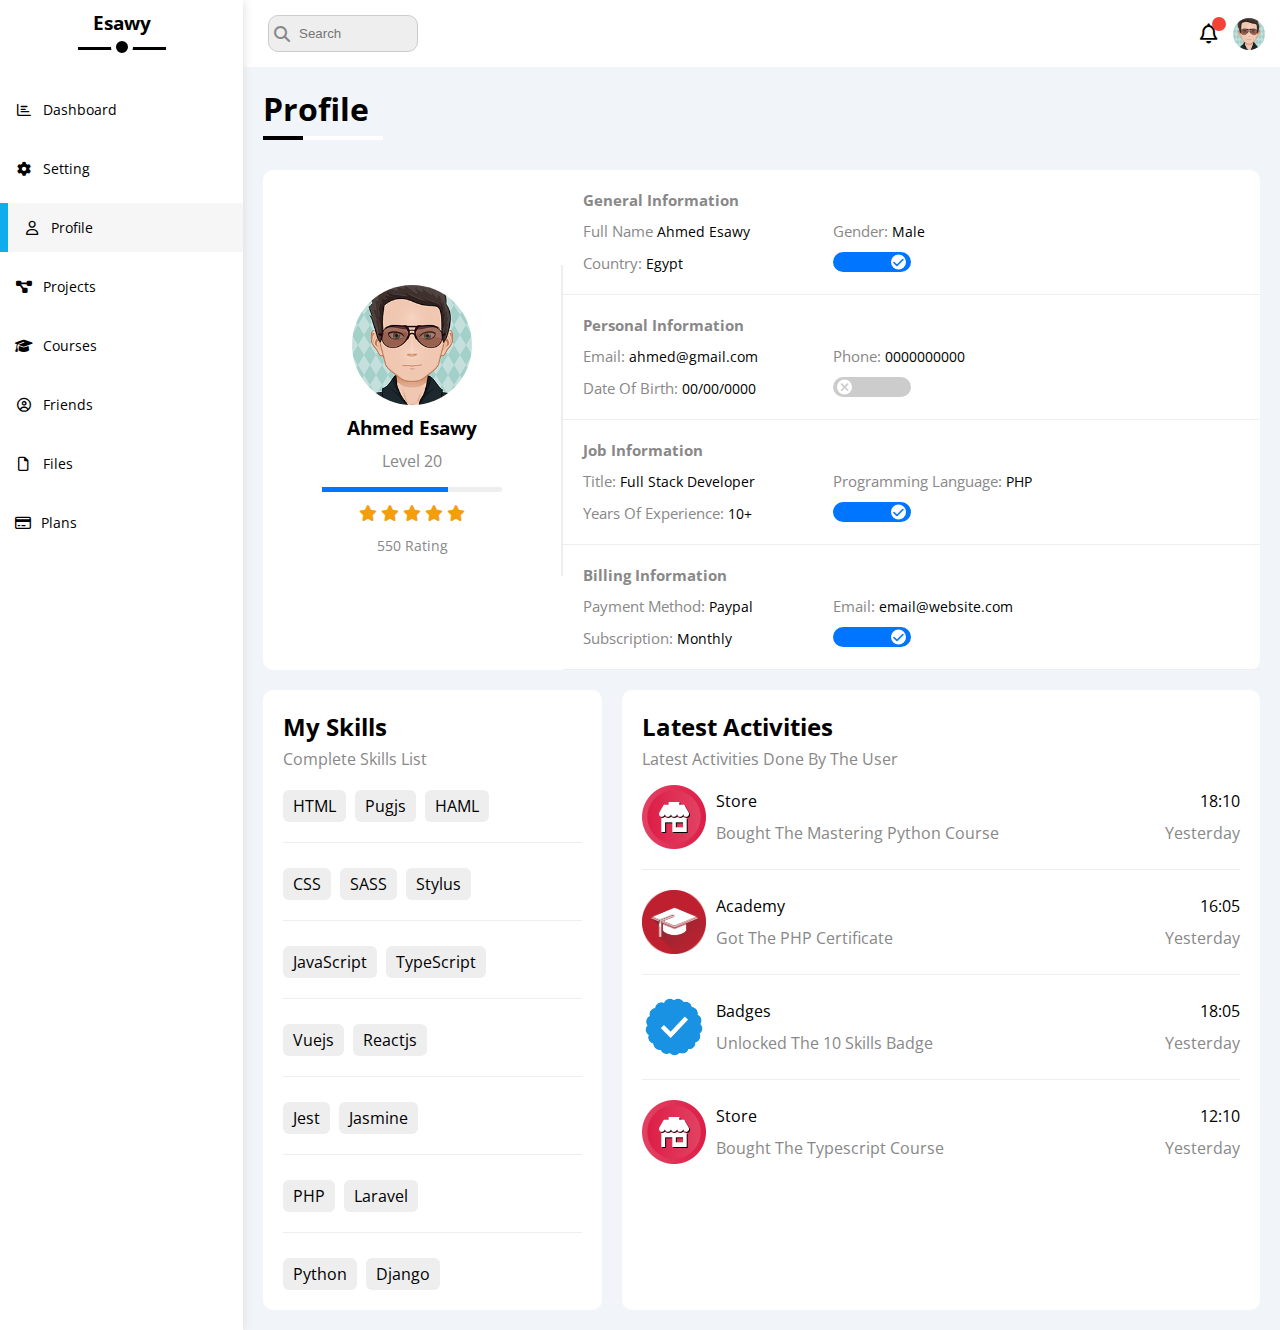
<file: profile.html>
<!DOCTYPE html>
<html lang="en">
  <head>
    <meta charset="UTF-8" />
    <meta name="viewport" content="width=device-width, initial-scale=1.0" />
    <title>Profile - Page</title>
    <!-- Google Fonts -->
    <link rel="preconnect" href="https://fonts.googleapis.com" />
    <link rel="preconnect" href="https://fonts.gstatic.com" crossorigin />
    <link
      href="https://fonts.googleapis.com/css2?family=Open+Sans:ital,wght@0,300..800;1,300..800&display=swap"
      rel="stylesheet"
    />
    <!-- Font Awesome Library -->
    <link rel="stylesheet" href="css/all.min.css" />
    <!-- My Framework -->
    <link rel="stylesheet" href="css/myFramework.css" />
    <!-- Main Css -->
    <link rel="stylesheet" href="css/style.css" />
  </head>
  <body>
    <div class="page d-flex">
      <aside class="relative">
        <h3 class="text-center relative">Esawy</h3>
        <ul class="links bg-white">
          <li class="mb-10">
            <a
              class="d-flex align-center fs-14 color-black p-15 mb-5"
              href="index.html"
            >
              <i class="fa-regular fa-chart-bar fa-fw"></i>
              <span class="ml-10">Dashboard</span>
            </a>
          </li>
          <li class="mb-10">
            <a
              class="d-flex align-center fs-14 color-black p-15 mb-5"
              href="settings.html"
            >
              <i class="fa-solid fa-gear fa-fw"></i>
              <span class="ml-10">Setting</span>
            </a>
          </li>
          <li class="mb-10">
            <a
              class="active d-flex align-center fs-14 color-black p-15 mb-5"
              href="profile.html"
            >
              <i class="fa-regular fa-user fa-fw"></i>
              <span class="ml-10">Profile</span>
            </a>
          </li>
          <li class="mb-10">
            <a
              class="d-flex align-center fs-14 color-black p-15 mb-5"
              href="projects.html"
            >
              <i class="fa-solid fa-diagram-project fa-fw"></i>
              <span class="ml-10">Projects</span>
            </a>
          </li>
          <li class="mb-10">
            <a
              class="d-flex align-center fs-14 color-black p-15 mb-5"
              href="courses.html"
            >
              <i class="fa-solid fa-graduation-cap fa-fw"></i>
              <span class="ml-10">Courses</span>
            </a>
          </li>
          <li class="mb-10">
            <a
              class="d-flex align-center fs-14 color-black p-15 mb-5"
              href="friends.html"
            >
              <i class="fa-regular fa-circle-user fa-fw"></i>
              <span class="ml-10">Friends</span>
            </a>
          </li>
          <li class="mb-10">
            <a
              class="d-flex align-center fs-14 color-black p-15 mb-5"
              href="files.html"
            >
              <i class="fa-regular fa-file fa-fw"></i>
              <span class="ml-10">Files</span>
            </a>
          </li>
          <li class="mb-10">
            <a
              class="d-flex align-center fs-14 color-black p-15 mb-5"
              href="plans.html"
            >
              <i class="fa-regular fa-credit-card fa-f2"></i>
              <span class="ml-10">Plans</span>
            </a>
          </li>
        </ul>
      </aside>
      <div class="w-full main">
        <!-- Start Head  -->
        <header class="between-flex bg-white p-15">
          <div class="search relative">
            <input
              class="radius-10 ml-10 bg-eee"
              type="search"
              name="search"
              id="search"
              placeholder="Search"
            />
          </div>
          <div class="icons text-center d-flex align-center">
            <span class="notification relative">
              <i class="fa-regular fa-bell fa-lg mr-15"></i>
            </span>
            <img
              class="radius-circle"
              src="images/profile.png"
              alt="profile picture"
            />
          </div>
        </header>
        <!-- End Head  -->
        <h1 class="relative">Profile</h1>
        <div class="profile-page ml-20 mr-20">
          <div
            class="overview bg-white radius-10 d-flex align-center mobile-flex-column mobile-center"
          >
            <div class="avatar-box p-20 text-center">
              <img class="radius-circle mb-5" src="images/profile.png" alt="" />
              <h3 class="">Ahmed Esawy</h3>
              <span class="color-grey d-block mt-10 mb-15">Level 20</span>
              <div class="progress radius-6 m-auto bg-eee">
                <span class="d-block bg-blue h-full" style="width: 70%"></span>
              </div>
              <div class="mt-10 mb-10">
                <i class="fa-solid fa-star color-orange"></i>
                <i class="fa-solid fa-star color-orange"></i>
                <i class="fa-solid fa-star color-orange"></i>
                <i class="fa-solid fa-star color-orange"></i>
                <i class="fa-solid fa-star color-orange"></i>
              </div>
              <span class="color-grey fs-14">550 Rating</span>
            </div>
            <div class="info-box flex-1">
              <div
                class="box p-20 d-flex flex-wrap mobile-flex-column border-bottom"
              >
                <h4 class="color-grey fs-15 w-full">General Information</h4>
                <div class="mt-10">
                  <span class="color-grey fs-15">Full Name</span>
                  <span class="fs-14">Ahmed Esawy</span>
                </div>
                <div class="mt-10">
                  <span class="color-grey fs-15">Gender:</span>
                  <span class="fs-14">Male</span>
                </div>
                <div class="mt-10">
                  <span class="color-grey fs-15">Country:</span>
                  <span class="fs-14"> Egypt</span>
                </div>
                <label class="d-block mt-10">
                  <input class="toggle-checkbox" type="checkbox" checked />
                  <div class="toggle-switch"></div>
                </label>
              </div>
              <div
                class="box p-20 d-flex flex-wrap mobile-flex-column border-bottom"
              >
                <h4 class="color-grey fs-15 w-full">Personal Information</h4>
                <div class="mt-10">
                  <span class="color-grey fs-15">Email:</span>
                  <span class="fs-14">ahmed@gmail.com</span>
                </div>
                <div class="mt-10">
                  <span class="color-grey fs-15">Phone:</span>
                  <span class="fs-14">0000000000</span>
                </div>
                <div class="mt-10">
                  <span class="color-grey fs-15">Date Of Birth:</span>
                  <span class="fs-14">00/00/0000</span>
                </div>
                <label class="d-block mt-10">
                  <input class="toggle-checkbox" type="checkbox" />
                  <div class="toggle-switch"></div>
                </label>
              </div>
              <div
                class="box p-20 d-flex flex-wrap mobile-flex-column border-bottom"
              >
                <h4 class="color-grey fs-15 w-full">Job Information</h4>
                <div class="mt-10">
                  <span class="color-grey fs-15">Title:</span>
                  <span class="fs-14">Full Stack Developer</span>
                </div>
                <div class="mt-10">
                  <span class="color-grey fs-15">Programming Language:</span>
                  <span class="fs-14">PHP</span>
                </div>
                <div class="mt-10">
                  <span class="color-grey fs-15">Years Of Experience:</span>
                  <span class="fs-14">10+</span>
                </div>
                <label class="d-block mt-10">
                  <input class="toggle-checkbox" type="checkbox" checked />
                  <div class="toggle-switch"></div>
                </label>
              </div>
              <div
                class="box p-20 d-flex flex-wrap mobile-flex-column border-bottom"
              >
                <h4 class="color-grey fs-15 w-full">Billing Information</h4>
                <div class="mt-10">
                  <span class="color-grey fs-15">Payment Method:</span>
                  <span class="fs-14"> Paypal</span>
                </div>
                <div class="mt-10">
                  <span class="color-grey fs-15">Email:</span>
                  <span class="fs-14">email@website.com</span>
                </div>
                <div class="mt-10">
                  <span class="color-grey fs-15">Subscription:</span>
                  <span class="fs-14">Monthly</span>
                </div>
                <label class="d-block mt-10">
                  <input class="toggle-checkbox" type="checkbox" checked />
                  <div class="toggle-switch"></div>
                </label>
              </div>
            </div>
          </div>
          <div class="other-data d-flex mobile-flex-column gap-20 mt-20 mb-20">
            <div class="skills box-style flex-1">
              <h2>My Skills</h2>
              <p class="mt-5 mb-15 color-grey">Complete Skills List</p>
              <ul class="mobile-center">
                <li class="mb-20 pb-20 border-bottom">
                  <span class="btn-shape bg-eee d-inline-block mr-5 mt-5">HTML</span>
                  <span class="btn-shape bg-eee d-inline-block mr-5 mt-5">Pugjs</span>
                  <span class="btn-shape bg-eee d-inline-block mr-5 mt-5">HAML</span>
                </li>
                <li class="mb-20 pb-20 border-bottom">
                  <span class="btn-shape bg-eee d-inline-block mr-5 mt-5">CSS</span>
                  <span class="btn-shape bg-eee d-inline-block mr-5 mt-5">SASS</span>
                  <span class="btn-shape bg-eee d-inline-block mr-5 mt-5">Stylus</span>
                </li>
                <li class="mb-20 pb-20 border-bottom">
                  <span class="btn-shape bg-eee d-inline-block mr-5 mt-5">JavaScript</span>
                  <span class="btn-shape bg-eee d-inline-block mr-5 mt-5">TypeScript</span>
                </li>
                <li class="mb-20 pb-20 border-bottom">
                  <span class="btn-shape bg-eee d-inline-block mr-5 mt-5">Vuejs</span>
                  <span class="btn-shape bg-eee d-inline-block mr-5 mt-5">Reactjs</span>
                </li>
                <li class="mb-20 pb-20 border-bottom">
                  <span class="btn-shape bg-eee d-inline-block mr-5 mt-5">Jest</span>
                  <span class="btn-shape bg-eee d-inline-block mr-5 mt-5">Jasmine</span>
                </li>
                <li class="mb-20 pb-20 border-bottom">
                  <span class="btn-shape bg-eee d-inline-block mr-5 mt-5">PHP</span>
                  <span class="btn-shape bg-eee d-inline-block mr-5 mt-5">Laravel</span>
                </li>
                <li>
                  <span class="btn-shape bg-eee d-inline-block mr-5 mt-5">Python</span>
                  <span class="btn-shape bg-eee d-inline-block mr-5 mt-5">Django</span>
                </li>
              </ul>
            </div>
            <div class="activities box-style flex-2">
              <h2>Latest Activities</h2>
              <p class="mt-5 mb-15 color-grey">
                Latest Activities Done By The User
              </p>
              <div
                class="d-flex align-center mobile-flex-column mobile-center pb-20 mb-20 border-bottom"
              >
                <img
                  class="radius-10 mr-10"
                  src="images/activity-01.png"
                  alt=""
                />
                <div>
                  <span class="d-block mb-10">Store</span>
                  <p class="color-grey">Bought The Mastering Python Course</p>
                </div>
                <div class="date text-right">
                  <span class="d-block mobile-center mb-10">18:10</span>
                  <span class="d-block color-grey">Yesterday</span>
                </div>
              </div>
              <div
                class="d-flex align-center mobile-flex-column mobile-center pb-20 mb-20 border-bottom"
              >
                <img
                  class="radius-10 mr-10"
                  src="images/activity-02.png"
                  alt=""
                />
                <div>
                  <span class="d-block mb-10">Academy</span>
                  <p class="color-grey">Got The PHP Certificate</p>
                </div>
                <div class="date text-right">
                  <span class="d-block mobile-center mb-10">16:05</span>
                  <span class="d-block color-grey">Yesterday</span>
                </div>
              </div>
              <div
                class="d-flex align-center mobile-flex-column mobile-center pb-20 mb-20 border-bottom"
              >
                <img
                  class="radius-10 mr-10"
                  src="images/activity-03.png"
                  alt=""
                />
                <div>
                  <span class="d-block mb-10">Badges</span>
                  <p class="color-grey">Unlocked The 10 Skills Badge</p>
                </div>
                <div class="date text-right">
                  <span class="d-block mobile-center mb-10">18:05</span>
                  <span class="d-block color-grey">Yesterday</span>
                </div>
              </div>
              <div class="d-flex align-center mobile-flex-column mobile-center">
                <img
                  class="radius-10 mr-10"
                  src="images/activity-01.png"
                  alt=""
                />
                <div>
                  <span class="d-block mb-10">Store</span>
                  <p class="color-grey">Bought The Typescript Course</p>
                </div>
                <div class="date text-right">
                  <span class="d-block mobile-center mb-10">12:10</span>
                  <span class="d-block color-grey">Yesterday</span>
                </div>
              </div>
            </div>
          </div>
        </div>
      </div>
    </div>
  </body>
</html>
</file>
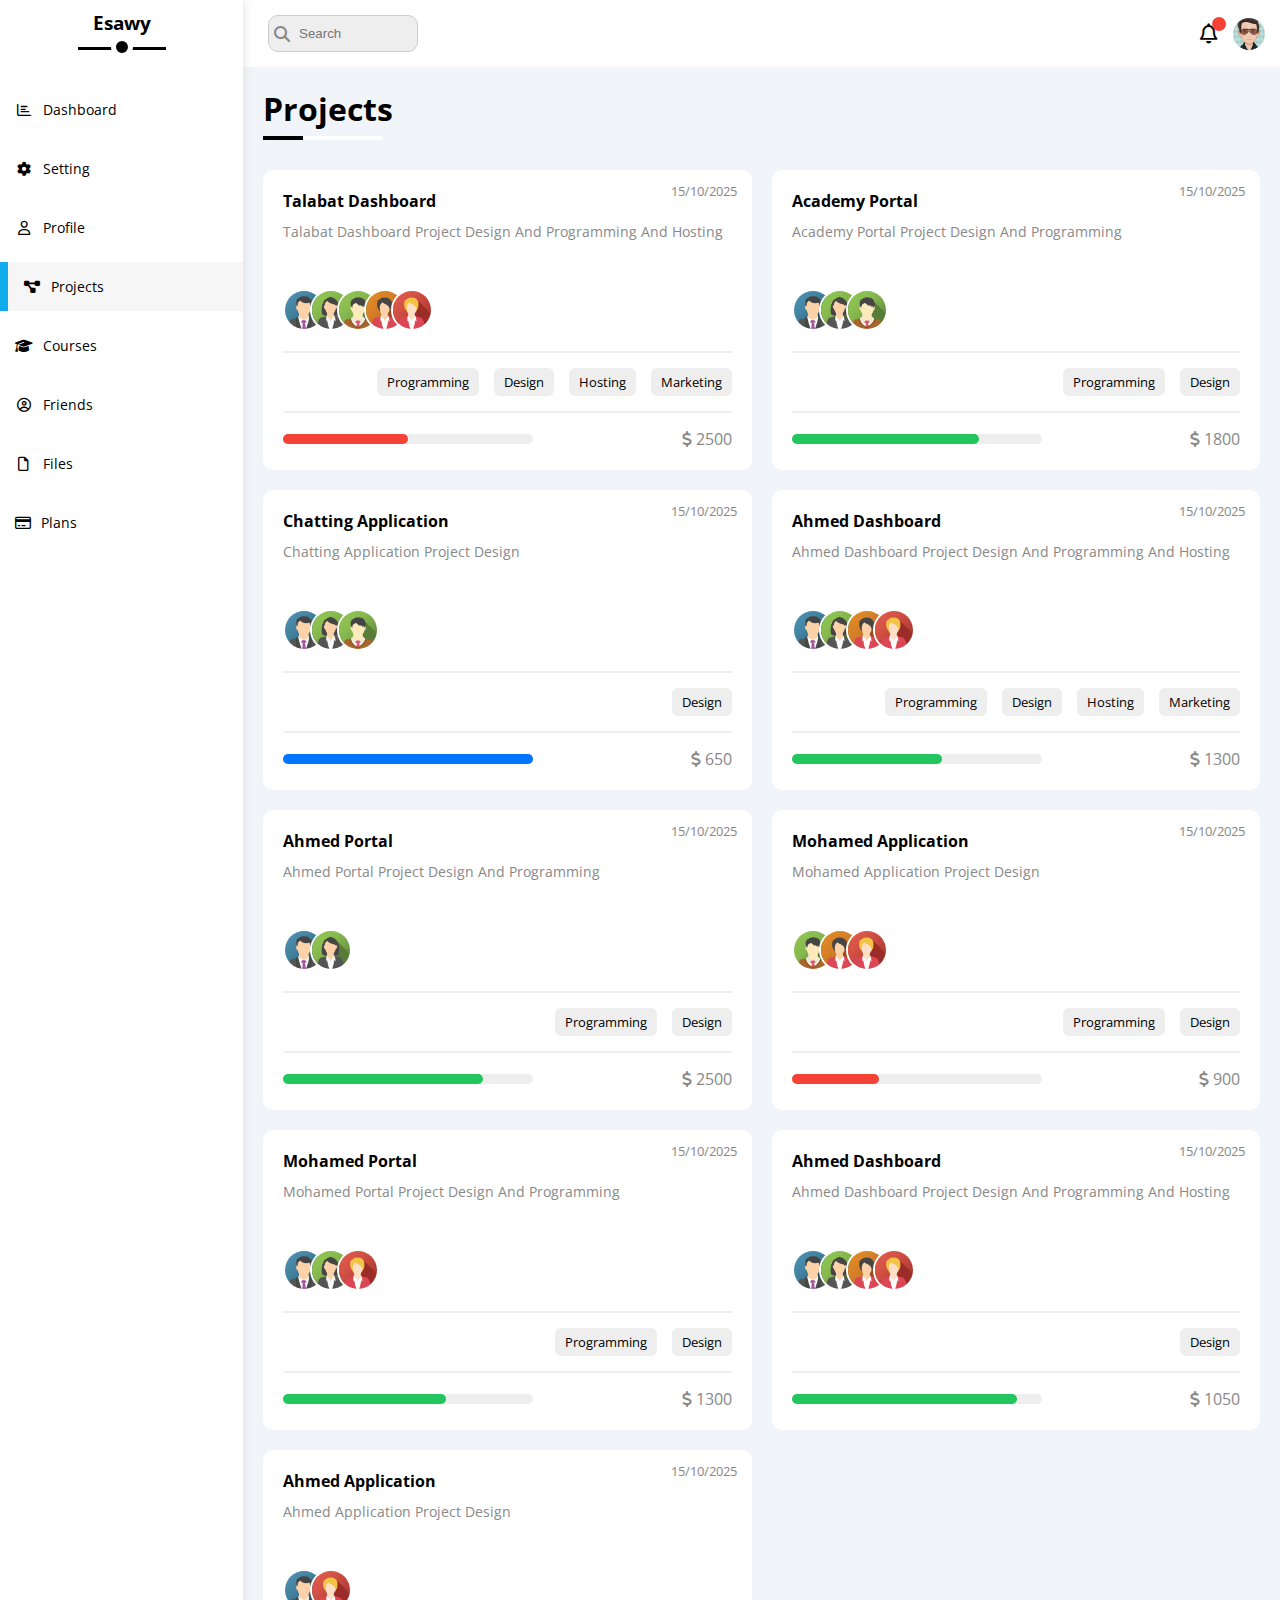
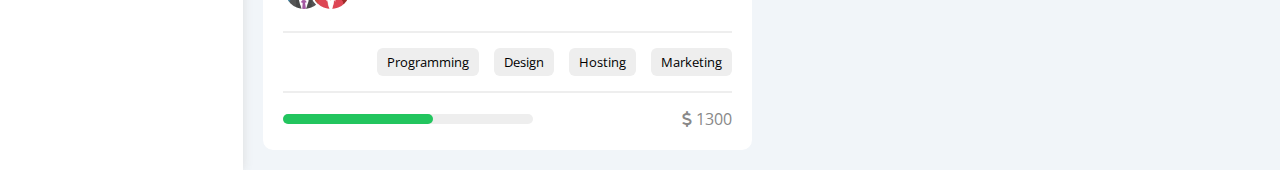
<file: projects.html>
<!DOCTYPE html>
<html lang="en">
  <head>
    <meta charset="UTF-8" />
    <meta name="viewport" content="width=device-width, initial-scale=1.0" />
    <title>Projects - Page</title>
    <!-- Google Fonts -->
    <link rel="preconnect" href="https://fonts.googleapis.com" />
    <link rel="preconnect" href="https://fonts.gstatic.com" crossorigin />
    <link
      href="https://fonts.googleapis.com/css2?family=Open+Sans:ital,wght@0,300..800;1,300..800&display=swap"
      rel="stylesheet"
    />
    <!-- Font Awesome Library -->
    <link rel="stylesheet" href="css/all.min.css" />
    <!-- My Framework -->
    <link rel="stylesheet" href="css/myFramework.css" />
    <!-- Main Css -->
    <link rel="stylesheet" href="css/style.css" />
  </head>
  <body>
    <div class="page d-flex">
      <aside class="relative">
        <h3 class="text-center relative">Esawy</h3>
        <ul class="links bg-white">
          <li class="mb-10">
            <a
              class="d-flex align-center fs-14 color-black p-15 mb-5"
              href="index.html"
            >
              <i class="fa-regular fa-chart-bar fa-fw"></i>
              <span class="ml-10">Dashboard</span>
            </a>
          </li>
          <li class="mb-10">
            <a
              class="d-flex align-center fs-14 color-black p-15 mb-5"
              href="settings.html"
            >
              <i class="fa-solid fa-gear fa-fw"></i>
              <span class="ml-10">Setting</span>
            </a>
          </li>
          <li class="mb-10">
            <a
              class="d-flex align-center fs-14 color-black p-15 mb-5"
              href="profile.html"
            >
              <i class="fa-regular fa-user fa-fw"></i>
              <span class="ml-10">Profile</span>
            </a>
          </li>
          <li class="mb-10">
            <a
              class="active d-flex align-center fs-14 color-black p-15 mb-5"
              href="projects.html"
            >
              <i class="fa-solid fa-diagram-project fa-fw"></i>
              <span class="ml-10">Projects</span>
            </a>
          </li>
          <li class="mb-10">
            <a
              class="d-flex align-center fs-14 color-black p-15 mb-5"
              href="courses.html"
            >
              <i class="fa-solid fa-graduation-cap fa-fw"></i>
              <span class="ml-10">Courses</span>
            </a>
          </li>
          <li class="mb-10">
            <a
              class="d-flex align-center fs-14 color-black p-15 mb-5"
              href="friends.html"
            >
              <i class="fa-regular fa-circle-user fa-fw"></i>
              <span class="ml-10">Friends</span>
            </a>
          </li>
          <li class="mb-10">
            <a
              class="d-flex align-center fs-14 color-black p-15 mb-5"
              href="files.html"
            >
              <i class="fa-regular fa-file fa-fw"></i>
              <span class="ml-10">Files</span>
            </a>
          </li>
          <li class="mb-10">
            <a
              class="d-flex align-center fs-14 color-black p-15 mb-5"
              href="plans.html"
            >
              <i class="fa-regular fa-credit-card fa-f2"></i>
              <span class="ml-10">Plans</span>
            </a>
          </li>
        </ul>
      </aside>
      <div class="w-full main">
        <!-- Start Head  -->
        <header class="between-flex bg-white p-15">
          <div class="search relative">
            <input
              class="radius-10 ml-10 bg-eee"
              type="search"
              name="search"
              id="search"
              placeholder="Search"
            />
          </div>
          <div class="icons text-center d-flex align-center">
            <span class="notification relative">
              <i class="fa-regular fa-bell fa-lg mr-15"></i>
            </span>
            <img
              class="radius-circle"
              src="images/profile.png"
              alt="profile picture"
            />
          </div>
        </header>
        <!-- End Head  -->
        <h1 class="relative">Projects</h1>
        <div class="projects-page m-20 d-grid gap-20 mobile-grid">
          <div class="card box-style relative">
            <h2 class="fs-16">Talabat Dashboard</h2>
            <span class="time absolute fs-13 color-grey">15/10/2025</span>
            <p class="color-grey mt-10 mb-15 fs-14">
              Talabat Dashboard Project Design And Programming And Hosting
            </p>
            <div class="team">
              <a href="">
                <img src="images/team-01.png" alt="" />
              </a>
              <a href="">
                <img src="images/team-02.png" alt="" />
              </a>
              <a href="">
                <img src="images/team-03.png" alt="" />
              </a>
              <a href="">
                <img src="images/team-04.png" alt="" />
              </a>
              <a href="">
                <img src="images/team-05.png" alt="" />
              </a>
            </div>
            <div class="do d-flex gap-15 mobile-flex-column w-full">
              <span class="btn-shape bg-eee fs-13">Programming</span>
              <span class="btn-shape bg-eee fs-13">Design</span>
              <span class="btn-shape bg-eee fs-13">Hosting</span>
              <span class="btn-shape bg-eee fs-13">Marketing</span>
            </div>
            <div class="between-flex mobile-flex-column">
              <div class="prog bg-eee radius-6">
                <span
                  class="d-block h-full bg-red radius-6"
                  style="width: 50%"
                ></span>
              </div>
              <span class="color-grey">
                <i class="fa-solid fa-dollar-sign"></i>
                2500
              </span>
            </div>
          </div>
          <div class="card box-style relative">
            <h2 class="fs-16">Academy Portal</h2>
            <span class="time absolute fs-13 color-grey">15/10/2025</span>
            <p class="color-grey mt-10 mb-15 fs-14">
              Academy Portal Project Design And Programming
            </p>
            <div class="team">
              <a href="">
                <img src="images/team-01.png" alt="" />
              </a>
              <a href="">
                <img src="images/team-02.png" alt="" />
              </a>
              <a href="">
                <img src="images/team-03.png" alt="" />
              </a>
            </div>
            <div class="do d-flex gap-15 mobile-flex-column w-full">
              <span class="btn-shape bg-eee fs-13">Programming</span>
              <span class="btn-shape bg-eee fs-13">Design</span>
            </div>
            <div class="between-flex mobile-flex-column">
              <div class="prog bg-eee radius-6">
                <span
                  class="d-block h-full bg-green radius-6"
                  style="width: 75%"
                ></span>
              </div>
              <span class="color-grey">
                <i class="fa-solid fa-dollar-sign"></i>
                1800
              </span>
            </div>
          </div>
          <div class="card box-style relative">
            <h2 class="fs-16">Chatting Application</h2>
            <span class="time absolute fs-13 color-grey">15/10/2025</span>
            <p class="color-grey mt-10 mb-15 fs-14">
              Chatting Application Project Design
            </p>
            <div class="team">
              <a href="">
                <img src="images/team-01.png" alt="" />
              </a>
              <a href="">
                <img src="images/team-02.png" alt="" />
              </a>
              <a href="">
                <img src="images/team-03.png" alt="" />
              </a>
            </div>
            <div class="do d-flex gap-15 mobile-flex-column w-full">
              <span class="btn-shape bg-eee fs-13">Design</span>
            </div>
            <div class="between-flex mobile-flex-column">
              <div class="prog bg-eee radius-6">
                <span
                  class="d-block h-full bg-blue radius-6"
                  style="width: 100%"
                ></span>
              </div>
              <span class="color-grey">
                <i class="fa-solid fa-dollar-sign"></i>
                650
              </span>
            </div>
          </div>
          <div class="card box-style relative">
            <h2 class="fs-16">Ahmed Dashboard</h2>
            <span class="time absolute fs-13 color-grey">15/10/2025</span>
            <p class="color-grey mt-10 mb-15 fs-14">
              Ahmed Dashboard Project Design And Programming And Hosting
            </p>
            <div class="team">
              <a href="">
                <img src="images/team-01.png" alt="" />
              </a>
              <a href="">
                <img src="images/team-02.png" alt="" />
              </a>
              <a href="">
                <img src="images/team-04.png" alt="" />
              </a>
              <a href="">
                <img src="images/team-05.png" alt="" />
              </a>
            </div>
            <div class="do d-flex gap-15 mobile-flex-column w-full">
              <span class="btn-shape bg-eee fs-13">Programming</span>
              <span class="btn-shape bg-eee fs-13">Design</span>
              <span class="btn-shape bg-eee fs-13">Hosting</span>
              <span class="btn-shape bg-eee fs-13">Marketing</span>
            </div>
            <div class="between-flex mobile-flex-column">
              <div class="prog bg-eee radius-6">
                <span
                  class="d-block h-full bg-green radius-6"
                  style="width: 60%"
                ></span>
              </div>
              <span class="color-grey">
                <i class="fa-solid fa-dollar-sign"></i>
                1300
              </span>
            </div>
          </div>
          <div class="card box-style relative">
            <h2 class="fs-16">Ahmed Portal</h2>
            <span class="time absolute fs-13 color-grey">15/10/2025</span>
            <p class="color-grey mt-10 mb-15 fs-14">
              Ahmed Portal Project Design And Programming
            </p>
            <div class="team">
              <a href="">
                <img src="images/team-01.png" alt="" />
              </a>
              <a href="">
                <img src="images/team-02.png" alt="" />
              </a>
            </div>
            <div class="do d-flex gap-15 mobile-flex-column w-full">
              <span class="btn-shape bg-eee fs-13">Programming</span>
              <span class="btn-shape bg-eee fs-13">Design</span>
            </div>
            <div class="between-flex mobile-flex-column">
              <div class="prog bg-eee radius-6">
                <span
                  class="d-block h-full bg-green radius-6"
                  style="width: 80%"
                ></span>
              </div>
              <span class="color-grey">
                <i class="fa-solid fa-dollar-sign"></i>
                2500
              </span>
            </div>
          </div>
          <div class="card box-style relative">
            <h2 class="fs-16">Mohamed Application</h2>
            <span class="time absolute fs-13 color-grey">15/10/2025</span>
            <p class="color-grey mt-10 mb-15 fs-14">
              Mohamed Application Project Design
            </p>
            <div class="team">
              <a href="">
                <img src="images/team-03.png" alt="" />
              </a>
              <a href="">
                <img src="images/team-04.png" alt="" />
              </a>
              <a href="">
                <img src="images/team-05.png" alt="" />
              </a>
            </div>
            <div class="do d-flex gap-15 mobile-flex-column w-full">
              <span class="btn-shape bg-eee fs-13">Programming</span>
              <span class="btn-shape bg-eee fs-13">Design</span>
            </div>
            <div class="between-flex mobile-flex-column">
              <div class="prog bg-eee radius-6">
                <span
                  class="d-block h-full bg-red radius-6"
                  style="width: 35%"
                ></span>
              </div>
              <span class="color-grey">
                <i class="fa-solid fa-dollar-sign"></i>
                900
              </span>
            </div>
          </div>
          <div class="card box-style relative">
            <h2 class="fs-16">Mohamed Portal</h2>
            <span class="time absolute fs-13 color-grey">15/10/2025</span>
            <p class="color-grey mt-10 mb-15 fs-14">
              Mohamed Portal Project Design And Programming
            </p>
            <div class="team">
              <a href="">
                <img src="images/team-01.png" alt="" />
              </a>
              <a href="">
                <img src="images/team-02.png" alt="" />
              </a>
              <a href="">
                <img src="images/team-05.png" alt="" />
              </a>
            </div>
            <div class="do d-flex gap-15 mobile-flex-column w-full">
              <span class="btn-shape bg-eee fs-13">Programming</span>
              <span class="btn-shape bg-eee fs-13">Design</span>
            </div>
            <div class="between-flex mobile-flex-column">
              <div class="prog bg-eee radius-6">
                <span
                  class="d-block h-full bg-green radius-6"
                  style="width: 65%"
                ></span>
              </div>
              <span class="color-grey">
                <i class="fa-solid fa-dollar-sign"></i>
                1300
              </span>
            </div>
          </div>
          <div class="card box-style relative">
            <h2 class="fs-16">Ahmed Dashboard</h2>
            <span class="time absolute fs-13 color-grey">15/10/2025</span>
            <p class="color-grey mt-10 mb-15 fs-14">
              Ahmed Dashboard Project Design And Programming And Hosting
            </p>
            <div class="team">
              <a href="">
                <img src="images/team-01.png" alt="" />
              </a>
              <a href="">
                <img src="images/team-02.png" alt="" />
              </a>
              <a href="">
                <img src="images/team-04.png" alt="" />
              </a>
              <a href="">
                <img src="images/team-05.png" alt="" />
              </a>
            </div>
            <div class="do d-flex gap-15 mobile-flex-column w-full">
              <span class="btn-shape bg-eee fs-13">Design</span>
            </div>
            <div class="between-flex mobile-flex-column">
              <div class="prog bg-eee radius-6">
                <span
                  class="d-block h-full bg-green radius-6"
                  style="width: 90%"
                ></span>
              </div>
              <span class="color-grey">
                <i class="fa-solid fa-dollar-sign"></i>
                1050
              </span>
            </div>
          </div>
          <div class="card box-style relative">
            <h2 class="fs-16">Ahmed Application</h2>
            <span class="time absolute fs-13 color-grey">15/10/2025</span>
            <p class="color-grey mt-10 mb-15 fs-14">
              Ahmed Application Project Design
            </p>
            <div class="team">
              <a href="">
                <img src="images/team-01.png" alt="" />
              </a>
              <a href="">
                <img src="images/team-05.png" alt="" />
              </a>
            </div>
            <div class="do d-flex gap-15 mobile-flex-column w-full">
              <span class="btn-shape bg-eee fs-13">Programming</span>
              <span class="btn-shape bg-eee fs-13">Design</span>
              <span class="btn-shape bg-eee fs-13">Hosting</span>
              <span class="btn-shape bg-eee fs-13">Marketing</span>
            </div>
            <div class="between-flex mobile-flex-column">
              <div class="prog bg-eee radius-6">
                <span
                  class="d-block h-full bg-green radius-6"
                  style="width: 60%"
                ></span>
              </div>
              <span class="color-grey">
                <i class="fa-solid fa-dollar-sign"></i>
                1300
              </span>
            </div>
          </div>
        </div>
      </div>
    </div>
  </body>
</html>
</file>
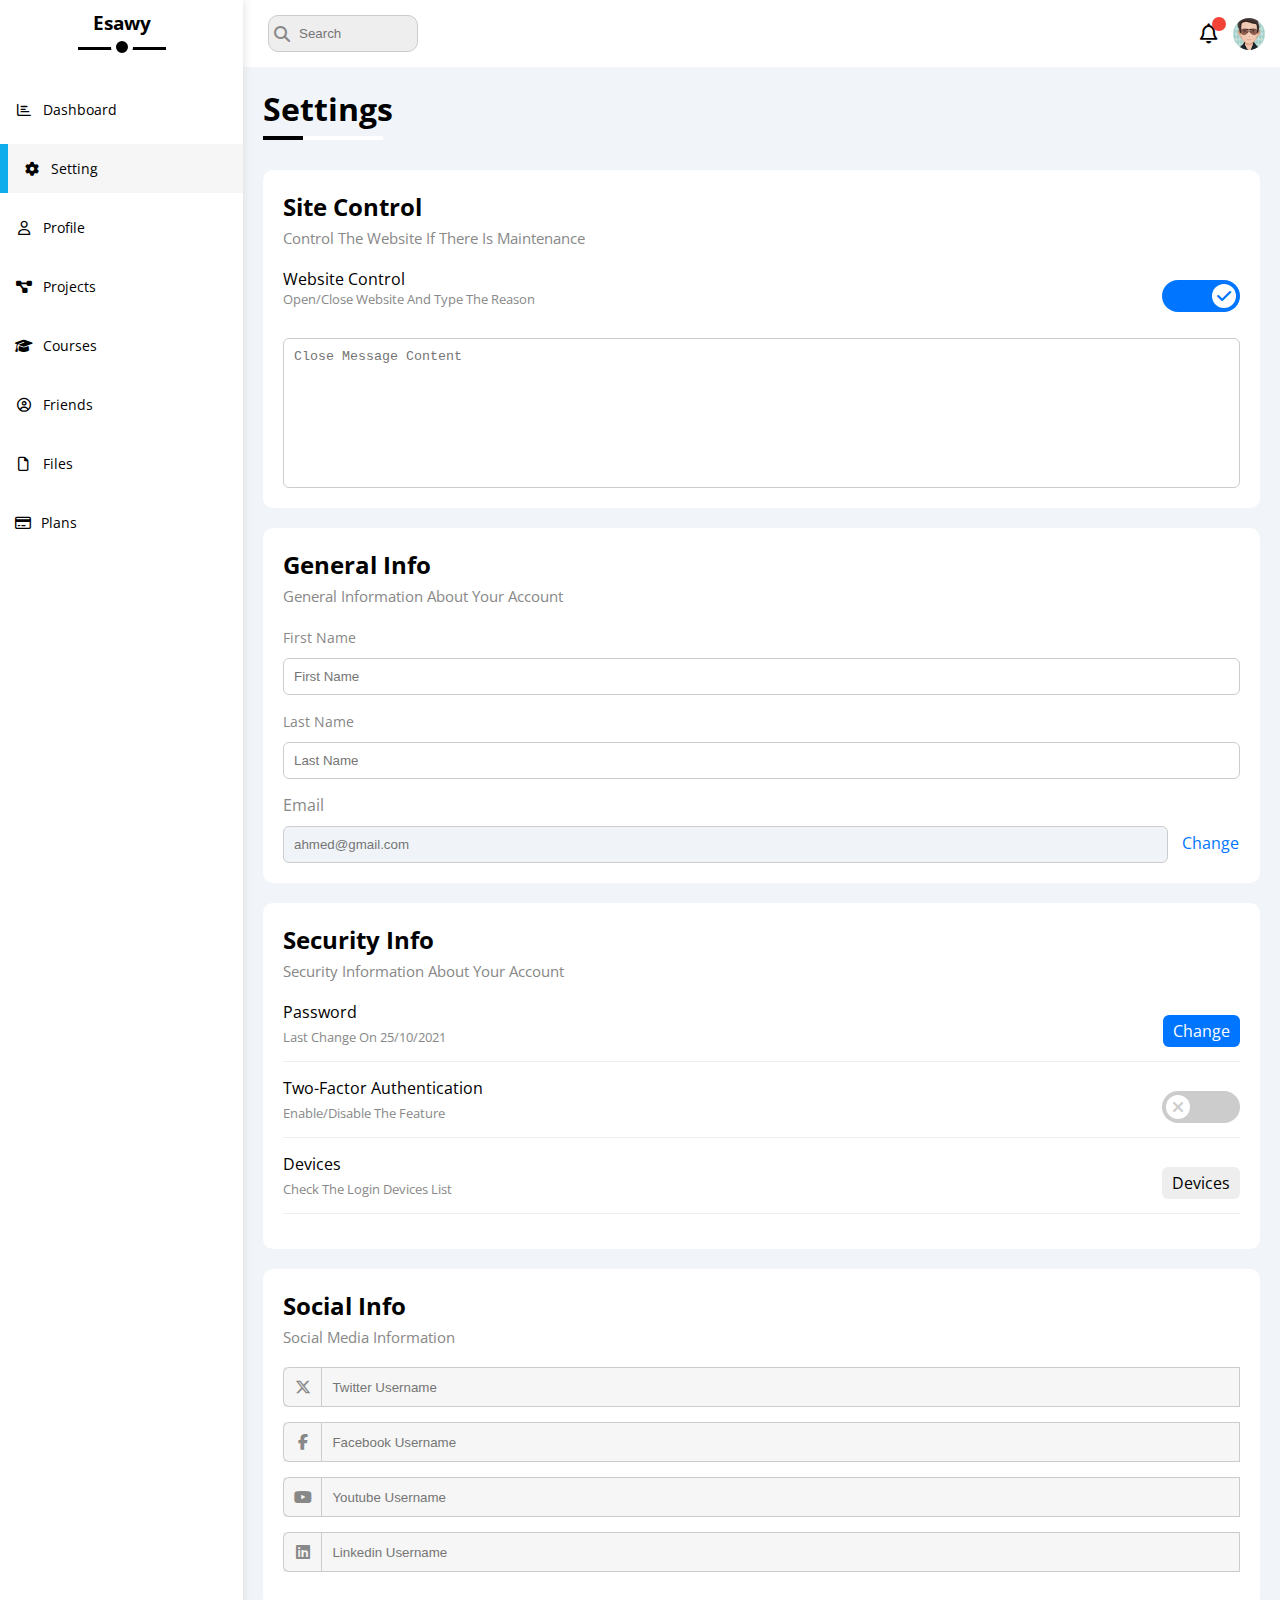
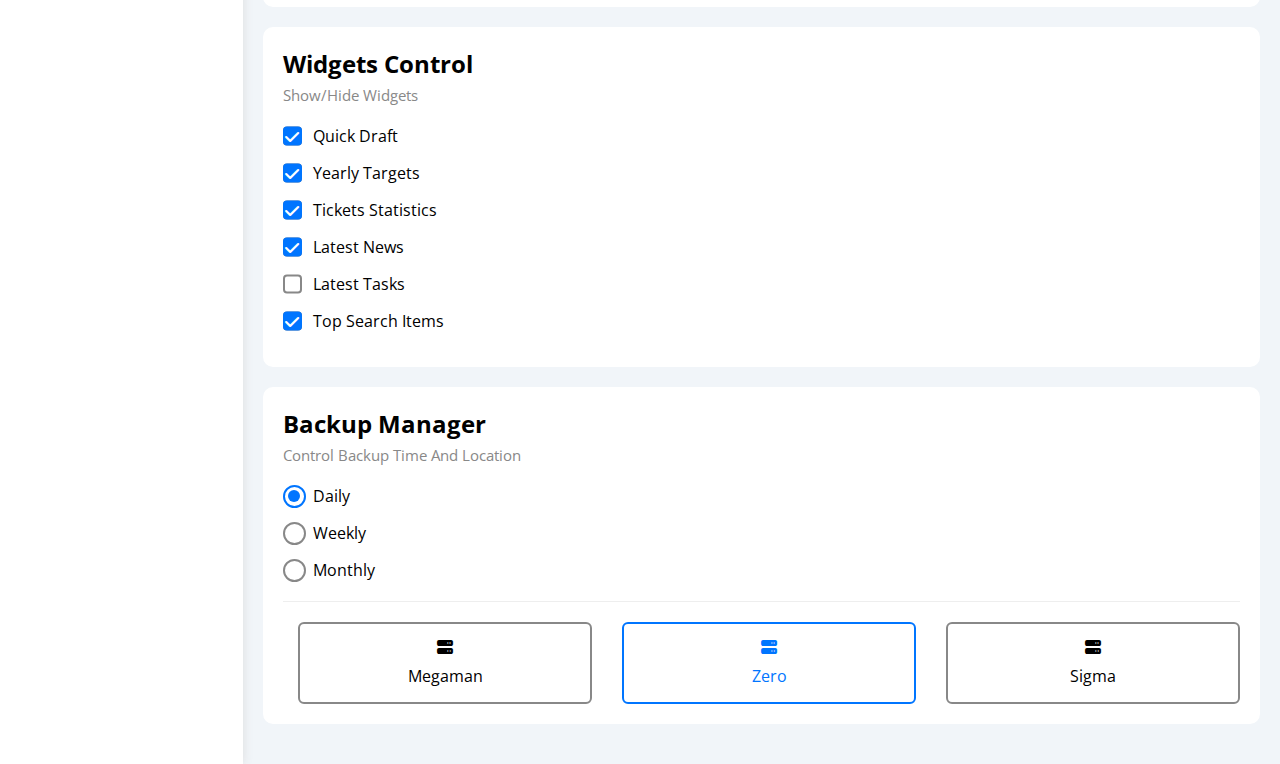
<file: settings.html>
<!DOCTYPE html>
<html lang="en">
<head>
  <meta charset="UTF-8">
  <meta name="viewport" content="width=device-width, initial-scale=1.0">
  <title>Settings - Page</title>
  <!-- Google Fonts -->
  <link rel="preconnect" href="https://fonts.googleapis.com">
  <link rel="preconnect" href="https://fonts.gstatic.com" crossorigin>
  <link href="https://fonts.googleapis.com/css2?family=Open+Sans:ital,wght@0,300..800;1,300..800&display=swap" rel="stylesheet">
    <!-- Font Awesome Library -->
  <link rel="stylesheet" href="css/all.min.css">
  <!-- My Framework -->
  <link rel="stylesheet" href="css/myFramework.css">
  <!-- Main Css -->
  <link rel="stylesheet" href="css/style.css">
</head>
<body>
  <div class="page d-flex">
    <aside class="relative">
      <h3 class="text-center relative">Esawy</h3>
      <ul class="links bg-white">
        <li class="mb-10">
          <a class="d-flex align-center fs-14 color-black p-15 mb-5"  href="index.html">
            <i class="fa-regular fa-chart-bar fa-fw"></i>
            <span class="ml-10">Dashboard</span>
          </a>
        </li>
        <li class="mb-10">
          <a class="active d-flex align-center fs-14 color-black p-15 mb-5" href="settings.html">
            <i class="fa-solid fa-gear fa-fw"></i>
            <span class="ml-10">Setting</span>
          </a>
        </li>
        <li class="mb-10">
          <a class="d-flex align-center fs-14 color-black p-15 mb-5" href="profile.html">
            <i class="fa-regular fa-user fa-fw"></i>
            <span class="ml-10">Profile</span>
          </a>
        </li>
        <li class="mb-10">
          <a class="d-flex align-center fs-14 color-black p-15 mb-5" href="projects.html">
            <i class="fa-solid fa-diagram-project fa-fw"></i>
            <span class="ml-10">Projects</span>
          </a>
        </li>
        <li class="mb-10">
          <a class="d-flex align-center fs-14 color-black p-15 mb-5" href="courses.html">
            <i class="fa-solid fa-graduation-cap fa-fw"></i>
            <span class="ml-10">Courses</span>
          </a>
        </li>
        <li class="mb-10">
          <a class="d-flex align-center fs-14 color-black p-15 mb-5" href="friends.html">
            <i class="fa-regular fa-circle-user fa-fw"></i>
            <span class="ml-10">Friends</span>
          </a>
        </li>
        <li class="mb-10">
          <a class="d-flex align-center fs-14 color-black p-15 mb-5" href="files.html">
            <i class="fa-regular fa-file fa-fw"></i>
            <span class="ml-10">Files</span>
          </a>
        </li>
        <li class="mb-10">
          <a class="d-flex align-center fs-14 color-black p-15 mb-5" href="plans.html">
            <i class="fa-regular fa-credit-card fa-f2"></i>
            <span class="ml-10">Plans</span>
          </a>
        </li>
      </ul>
    </aside>
    <div class="w-full main mb-20">
      <!-- Start Head  -->
      <header class="between-flex bg-white p-15">
          <div class="search relative">
            <input class="radius-10 ml-10 bg-eee" type="search" name="search" id="search" placeholder="Search">
          </div>
        <div class="icons text-center d-flex align-center">
          <span class="notification relative">
            <i class="fa-regular fa-bell fa-lg mr-15"></i>
          </span>
          <img class="radius-circle" src="images/profile.png" alt="profile picture">
        </div>
      </header>
      <!-- End Head  -->
      <!-- Start Setting -->
      <h1 class="relative">Settings</h1>
      <div class="setting-page m-20 d-grid gap-20 mobile-grid">
        <!-- Start Site Control -->
        <div class="site-control box-style">
          <h2 class="mb-5">Site Control</h2>
          <p class="color-grey mb-20 fs-15">Control The Website If There Is Maintenance</p>
          <div class="between-flex mb-15">
            <div class="mb-15">
              <span>Website Control</span>
              <p class="color-grey fs-13">Open/Close Website And Type The Reason</p>
            </div>
            <div>
              <label>
                <input class="toggle-checkbox" type="checkbox" checked />
                <div class="toggle-switch"></div>
              </label>
            </div>
          </div>
          <textarea class="w-full p-10 d-block radius-6" name="" id="" placeholder="Close Message Content"></textarea>
        </div>
        <!-- End Site Control -->
        <!-- Start General Info  -->
        <div class="general-info box-style">
          <h2 class="mb-5">General Info</h2>
          <p class="color-grey mb-20 fs-15">General Information About Your Account</p>
          <div class="mb-15">
            <label class="color-grey fs-14" for="firstName">First Name</label>
            <input class="d-block p-10 w-full radius-6 mt-10 border-ccc" type="text" id="firstName" placeholder="First Name">
          </div>
          <div class="mb-15">
            <label class="color-grey fs-14" for="lastName">Last Name</label>
            <input class="d-block p-10 w-full radius-6 mt-10 border-ccc" type="text" id="lastName" placeholder="Last Name">
          </div>
          <div>
            <label class="color-grey d-block mb-10" for="email">Email</label>
            <input class="p-10 radius-6 mr-10 border-ccc" type="email" id="email" placeholder="ahmed@gmail.com" disabled>
            <a href="" class="color-blue fs-16">Change</a>
          </div>
        </div>
        <!-- End General Info  -->
        <!-- Start Security Info  -->
        <div class="security-info box-style">
          <h2 class="mb-5">Security Info</h2>
          <p class="color-grey mb-20 fs-15">Security Information About Your Account</p>
          <div class="between-flex mb-15 border-bottom">
            <div>
              <span class="">Password</span>
              <p class="color-grey mt-5 mb-15 fs-13">Last Change On 25/10/2021</p>
            </div>
            <a class="btn-shape bg-blue color-white" href="">Change</a>
          </div>
          <div class="between-flex mb-15 border-bottom">
            <div>
              <span class="">Two-Factor Authentication</span>
              <p class="color-grey mt-5 mb-15 fs-13">Enable/Disable The Feature</p>
            </div>
            <label class="center-flex">
              <input type="checkbox" class="toggle-checkbox">
              <div class="toggle-switch"></div>
            </label>
          </div>
          <div class="between-flex mb-15 border-bottom">
            <div>
              <span class="">Devices</span>
              <p class="color-grey mt-5 mb-15 fs-13">Check The Login Devices List</p>
            </div>
            <a class="btn-shape bg-eee color-black" href="">Devices</a>
          </div>
        </div>
        <!-- End Security Info  -->
        <!-- Start Social Info  -->
        <div class="social-info box-style">
          <h2 class="mb-5">Social Info</h2>
          <p class="color-grey mb-20 fs-15">Social Media Information</p>
          <div class="mb-15 color-grey d-flex">
            <i class="fa-brands fa-x-twitter fa-fw center-flex border-ccc"></i>
            <input class="d-inline-block w-full border-ccc p-10" type="text" placeholder="Twitter Username">
          </div>
          <div class="mb-15 color-grey d-flex">
            <i class="fa-brands fa-facebook-f fa-fw center-flex border-ccc"></i>
            <input class="d-inline-block w-full border-ccc p-10" type="text" placeholder="Facebook Username">
          </div>
          <div class="mb-15 color-grey d-flex">
            <i class="fa-brands fa-youtube fa-fw center-flex border-ccc"></i>
            <input class="d-inline-block w-full border-ccc p-10" type="text" placeholder="Youtube Username">
          </div>
          <div class="mb-15 color-grey d-flex">
            <i class="fa-brands fa-linkedin fa-fw center-flex border-ccc"></i>
            <input class="d-inline-block w-full border-ccc p-10" type="text" placeholder="Linkedin Username">
          </div>
        </div>
        <!-- End Social Info  -->
        <!-- Start Widgets Control  -->
        <div class="widgets box-style">
          <h2 class="mb-5">Widgets Control</h2>
          <p class="color-grey mb-20 fs-15">Show/Hide Widgets</p>
          <div class="mb-15 d-flex align-center">
            <input id="one" type="checkbox" name="widgets" checked>
            <label for="one" class="label">Quick Draft</label>
          </div>
          <div class="mb-15 d-flex align-center">
            <input id="two" type="checkbox" name="widgets" checked>
            <label for="two" class="label">Yearly Targets</label>
          </div>
          <div class="mb-15 d-flex align-center">
            <input id="three" type="checkbox" name="widgets" checked>
            <label for="three" class="label">Tickets Statistics</label>
          </div>
          <div class="mb-15 d-flex align-center">
            <input id="four" type="checkbox" name="widgets" checked>
            <label for="four" class="label">Latest News</label>
          </div>
          <div class="mb-15 d-flex align-center">
            <input id="five" type="checkbox" name="widgets">
            <label for="five" class="label">Latest Tasks</label>
          </div>
          <div class="mb-15 d-flex align-center">
            <input id="six" type="checkbox" name="widgets" checked>
            <label for="six" class="label">Top Search Items</label>
          </div>
        </div>
        <!-- End  Widgets Control  -->
        <!-- Start Backup Manager  -->
        <div class="backup box-style">
          <h2 class="mb-5">Backup Manager</h2>
          <p class="color-grey mb-20 fs-15">Control Backup Time And Location</p>
          <div class="date mb-15 d-flex align-center">
            <input id="daily" type="radio" name="time" checked>
            <label for="daily" class="label">Daily</label>
          </div>
          <div class="date mb-15 d-flex align-center">
            <input id="weekly" type="radio" name="time">
            <label for="weekly" class="label">Weekly</label>
          </div>
          <div class="date mb-15 d-flex align-center">
            <input id="monthly" type="radio" name="time">
            <label for="monthly" class="label">Monthly</label>
          </div>
          <div class="servers d-flex space-between gap-15 mobile-flex-column mt-20 pt-20">
            <input type="radio" name="servers" id="server-one">
            <div class="server p-15 radius-6 text-center">
              <label for="server-one">
                <i class="fa-solid fa-server d-block  mb-10"></i>
                Megaman
              </label>
            </div>
            <input type="radio" name="servers" id="server-two" checked>
            <div class="server p-15 radius-6 text-center ">
              <label for="server-two">
                <i class="fa-solid fa-server d-block  mb-10"></i>
                Zero
              </label>
            </div>
            <input type="radio" name="servers" id="server-three">
            <div class="server p-15 radius-6 text-center">
              <label for="server-three">
                <i class="fa-solid fa-server d-block  mb-10"></i>
                Sigma
              </label>
            </div>
          </div>
        </div>
        <!-- End Backup Manager  -->
      </div>
      <!-- End Setting -->
    </div>
  </div>
</body>
</html>
</file>
<file: css/myFramework.css>
/* Start Component */
.between-flex {
  display: flex;
  justify-content: space-between;
  align-items: center;
}
.center-flex {
  display: flex;
  justify-content: center;
  align-items: center;
}
.btn-shape {
  border-radius: 6px;
  padding: 5px 10px;
}
.border-bottom {
  border-bottom: 1px solid #eee;
}
.border-ccc {
  border: 1px solid #ccc;
}
.border-eee {
  border: 1px solid #eee;
}
@media (max-width: 767px) {
  .hide-mobile {
    display: none;
  }
}
.box-style {
  background-color: white;
  padding: 20px;
  border-radius: 10px;
}
/* End Component */
/* Start Display */
.d-flex {
  display: flex;
}
@media (max-width: 767px) {
  .mobile-flex-column {
    flex-direction: column;
  }
}
.flex-wrap {
  flex-wrap: wrap;
}
.flex-1 {
  flex: 1
}
.flex-2 {
  flex: 2
}
.space-between {
  justify-content: space-between;
}
.justify-center {
  justify-content: center;
}
.d-grid {
  display: grid;
}
.gap-20 {
  gap: 20px;
}
.gap-15 {
  gap: 15px;
}
.align-center {
  align-items: center;
}
.d-block {
  display: block;
}
.d-inline-block {
  display: inline-block;
}
.text-left {
  text-align: left;
}
.text-center {
  text-align: center;
}
.text-right {
  text-align: right;
}
@media (max-width: 767px) {
  .mobile-center {
    text-align: center;
  }
}
.relative {
  position: relative;
}
.absolute {
  position: absolute;
}
/* End Display */
/* Start Font  */
.fs-30 {
  font-size: 30px;
}
.fs-16 {
  font-size: 16px;
}
.fs-15 {
  font-size: 15px;
}
.fs-14 {
  font-size: 14px;
}
.fs-13 {
  font-size: 13px;
}
.fs-12 {
  font-size: 12px;
}
.fw-bold {
  font-weight: bold;
}
/* End Font */
/* Start margin & Padding */
.p-25 {
  padding: 25px;
}
.p-20 {
  padding: 20px;
}
.p-15 {
  padding: 15px;
}
.p-10 {
  padding: 10px;
}
.p-5 {
  padding: 5px;
}
.pt-20 {
  padding-top: 20px;
}
.pt-15 {
  padding-top: 15px;
}
.pt-10 {
  padding-top: 10px;
}
.pr-20 {
  padding-right: 20px;
}
.pb-20 {
  padding-bottom: 20px;
}
.pb-15 {
  padding-bottom: 15px;
}
.pb-10 {
  padding-bottom: 10px;
}
.pl-25 {
  padding-left: 25px;
}
.pl-20 {
  padding-left: 20px;
}
.m-auto {
  margin: auto;
}
.m-20 {
  margin: 20px;
}
.m-15 {
  margin: 15px;
}
.m-10 {
  margin: 10px;
}
.mt-20 {
  margin-top: 20px;
}
.mt-10 {
  margin-top: 10px;
}
.mt-5 {
  margin-top: 5px;
}
.mr-20 {
  margin-right: 20px;
}
.mr-15 {
  margin-right: 15px;
}
.mr-10 {
  margin-right: 10px;
}
.mr-5 {
  margin-right: 5px;
}
.mb-20 {
  margin-bottom: 20px;
}
.mb-15 {
  margin-bottom: 15px;
}
.mb-10 {
  margin-bottom: 10px;
}
.mb-5 {
  margin-bottom: 5px;
}
.ml-20 {
  margin-left: 20px;
}
.ml-10 {
  margin-left: 10px;
}
/* End margin & Padding */
/* Start Border */
.radius-circle {
  border-radius: 50%;
}
.radius-10 {
  border-radius: 10px;
}
.radius-6 {
  border-radius: 6px;
}
/* End Border */
/* Start Width & Height */
.h-full {
  height: 100%;
}
.w-full {
  width: 100%;
}
.w-75 {
  width: 75%;
}
.w-half {
  width: 50%;
}
.w-25 {
  width: 25%;
}
.w-fit {
  width: fit-content;
}
/* Start Width & Height */
/* Start Color */
.bg-white {
  background-color: #fff;
}
.bg-blue {
  background-color: #0075ff;
}
.bg-orange {
  background-color: #f59e0b;
}
.bg-red {
  background-color: #f44336;
}
.bg-green {
  background-color: #22c55e;
}
.bg-grey {
  background-color: #888;
}
.bg-eee {
  background-color: #eee;
}
.color-white {
  color: white;
}
.color-black {
  color: black;
}
.color-blue {
  color: #0075ff;
}
.color-orange {
  color: #f59e0b;
}
.color-red {
  color: #f44336;
}
.color-green {
  color: #22c55e;
}
.color-grey {
  color: #888;
}
/* End Color */
/* End Component */
</file>
<file: css/style.css>
:root {
  --blue-color: #0075ff;
  --blue-alt-color: #0d69d5;
  --orange-color: #f59e0b;
  --green-color: #22c55e;
  --red-color: #f44336;
  --grey-color: #888;
  --main-radius: 10px;
  --main-transition: 0.4s;
}
/* Start Rules */
* {
  margin: 0;
  padding: 0;
  -webkit-box-sizing: border-box;
  -moz-box-sizing: border-box;
  box-sizing: border-box;
}
body {
  font-family: "Open Sans", sans-serif;
}
ul {
  list-style: none;
}
a {
  text-decoration: none;
}
input,
textarea {
  border: none;
  outline: none;
}
::-webkit-scrollbar {
  width: 10px;
}
::-webkit-scrollbar-track {
  background-color: white;
}
::-webkit-scrollbar-thumb {
  background-color: var(--blue-color);
}
::-webkit-scrollbar-thumb:hover {
  background-color: var(--blue-alt-color);
}
/* End Rules */
.page {
  min-height: 100vh;
  background-color: #f1f5f9;
}
/* Start Sidebar */
aside {
  width: 300px;
  background-color: white;
  box-shadow: 0 0 10px #ddd;
}
@media (min-width: 768px) {
  aside > h3 {
    width: fit-content;
    margin: 10px auto 50px;
    padding-left: 15px;
    padding-right: 15px;
  }
  aside > h3::before,
  aside > h3::after {
    content: "";
    position: absolute;
    background-color: black;
  }
  aside > h3::before {
    left: 0;
    bottom: -15px;
    width: 100%;
    height: 3px;
  }
  aside > h3::after {
    left: 50%;
    bottom: -23px;
    transform: translateX(-50%);
    width: 12px;
    height: 12px;
    border-radius: 50%;
    border: 5px solid white;
  }
}
aside ul li a:hover,
aside ul li a.active {
  background-color: #f6f6f6;
}
@media (min-width: 768px) {
  aside ul li a.active {
    border-left: 8px solid rgb(16, 173, 236);
  }
}
@media (max-width: 767px) {
  aside {
    width: 62px;
    padding: 10px;
  }
  aside > h3 {
    font-size: 13px;
    margin-bottom: 15px;
  }
  aside ul li a span {
    display: none;
  }
}
/* End Sidebar */
/* Start Content */
/* Start Header */
.main {
  overflow: hidden;
}
header .search::before {
  font-family: var(--fa-style-family-classic);
  content: "\f002";
  font-weight: 900;
  position: absolute;
  left: 16px;
  top: 50%;
  transform: translateY(-50%);
  color: var(--grey-color);
}
header .search input {
  padding: 10px 10px 10px 30px;
  border: 1px solid #ccc;
  width: 150px;
  transition: width var(--main-transition);
}
header .search input:focus {
  outline-color: #ddd;
  width: 200px;
}
header .search input:focus::placeholder {
  opacity: 0;
}
header .icons .notification::before {
  content: "";
  position: absolute;
  width: 14px;
  height: 14px;
  border-radius: 50%;
  background: var(--red-color);
  right: 7px;
  top: -6px;
}
header .icons img {
  width: 32px;
  height: 32px;
}
/* End Header */
.main h1 {
  margin: 20px 20px 40px;
}
.main h1::before,
.main h1::after {
  content: "";
  position: absolute;
  height: 4px;
  left: 0;
  bottom: -10px;
}
.main h1::before {
  background-color: white;
  width: 120px;
}
.main h1::after {
  background-color: black;
  width: 40px;
}
.wrapper {
  grid-template-columns: repeat(auto-fill, minmax(450px, 1fr));
}
@media (max-width: 767px) {
  .wrapper {
    grid-template-columns: minmax(200px, 1fr);
    margin-left: 10px;
    margin-right: 10px;
    gap: 10px;
  }
}
/* Welcome Box */
@media (max-width: 767px) {
  .wrapper .welcome {
    text-align: center;
    display: block;
  }
}
@media (max-width: 767px) {
  .wrapper .welcome .intro img {
    display: none;
  }
}
.wrapper .welcome > img {
  width: 60px;
  height: 60px;
  border: 3px solid grey;
  position: relative;
  top: -50px;
  left: 20px;
}
@media (max-width: 767px) {
  .wrapper .welcome > img {
    left: 0;
  }
}
.wrapper .welcome .body {
  justify-content: space-evenly;
  border-top: 2px solid var(--grey-color);
  border-bottom: 2px solid var(--grey-color);
}
.wrapper .welcome .body div {
  display: flex;
  flex-direction: column;
  gap: 5px;
  text-align: center;
}
.wrapper .welcome a {
  margin-left: auto;
  margin-bottom: 60px;
}
/* End Welcome Box */
/* Start Draft Box */
.wrapper .draft form textarea {
  resize: none;
  height: 220px;
}
.wrapper .draft form input:focus::placeholder,
.wrapper .draft form textarea:focus::placeholder {
  opacity: 0;
}
.wrapper .draft form .save {
  margin-left: auto;
  cursor: pointer;
  transition: var(--main-transition);
}
.wrapper .draft form .save:hover {
  background-color: var(--blue-alt-color);
}
/* Start Draft Box */
/* Strat Target Box */
.wrapper .target .box .icon {
  width: 100px;
  height: 100px;
  font-size: 30px;
  margin-right: 15px;
}
.target .details .progress {
  height: 4px;
}
.blue-box .icon,
.blue-box .details .progress {
  background-color: #cce3ff;
}
.orange-box .icon,
.orange-box .details .progress {
  background-color: #fdecce;
}
.green-box .icon,
.green-box .details .progress {
  background-color: #d3f3df;
}
.wrapper .target .box .details {
  flex: 1;
}
.wrapper .target .box .details .progress > span {
  position: absolute;
  top: 0;
  left: 0;
  height: 100%;
}
.wrapper .target .box .details .progress > span span {
  position: absolute;
  bottom: 20px;
  right: 0;
  transform: translateX(50%);
  padding: 2px 7px;
  color: white;
  border-radius: 5px;
}
.wrapper .target .box .details .progress > span span::before {
  content: "";
  position: absolute;
  left: 50%;
  transform: translateX(-50%);
  bottom: -15px;
  border: 8px solid transparent;
}
.wrapper .target .blue-box .details .progress > span span::before {
  border-top-color: var(--blue-color);
}
.wrapper .target .orange-box .details .progress > span span::before {
  border-top-color: var(--orange-color);
}
.wrapper .target .green-box .details .progress > span span::before {
  border-top-color: var(--green-color);
}
/* End Target Box */
/* Start Statistics Box */
.wrapper .statistics .cards {
  grid-template-columns: repeat(2, 1fr);
}
.wrapper .statistics .cards .card {
  border: 2px solid var(--grey-color);
}
/* End Statistics Box */
/* Start News Box */
.wrapper .news .box img {
  width: 100px;
}
.wrapper .news .box .info {
  flex: 1;
}
@media (max-width: 767px) {
  .wrapper .news .box {
    flex-direction: column;
    text-align: center;
  }
  .wrapper .news .box img {
    margin-bottom: 10px;
  }
  .wrapper .news .box p {
    margin-bottom: 10px;
  }
}
/* End News Box */
/* Start Tasks Box */
.wrapper .tasks .info {
  flex: 1;
}
.wrapper .tasks .done {
  opacity: 0.3;
}
.wrapper .tasks .done .info {
  text-decoration: line-through;
}
.wrapper .tasks .box .delete {
  transition: var(--main-transition);
  cursor: pointer;
}
.wrapper .tasks .box .delete:hover {
  color: var(--red-color);
}
/* End Tasks Box */
/* Start upload Box */
.uploads img {
  width: 40px;
  height: 40px;
}
/* End upload Box */
/* Start Project Progress  */
.wrapper .project-progress ul::before {
  content: "";
  position: absolute;
  left: 11px;
  top: 0;
  height: 100%;
  width: 2px;
  background-color: var(--blue-color);
}
.wrapper .project-progress li::before {
  content: "";
  display: block;
  width: 20px;
  height: 20px;
  border-radius: 50%;
  background-color: white;
  border: 3px solid white;
  outline: 2px solid var(--blue-color);
  margin-right: 15px;
  z-index: 1;
}
.wrapper .project-progress .done::before {
  background-color: var(--blue-color);
}
.wrapper .project-progress .current::before {
  animation: change-color 1s linear infinite alternate;
}
@keyframes change-color {
  to {
    background-color: var(--blue-color);
  }
}
.wrapper .project-progress img {
  bottom: 0;
  right: 0;
  width: 150px;
  opacity: 0.2;
}
/* End Project Progress  */
/* Start Reminders  */
.wrapper .reminders ul li span {
  width: 15px;
  height: 15px;
}
.wrapper .reminders ul li .blue {
  border-left: 2px solid var(--blue-color);
}
.wrapper .reminders ul li .green {
  border-left: 2px solid var(--green-color);
}
.wrapper .reminders ul li .orange {
  border-left: 2px solid var(--orange-color);
}
.wrapper .reminders ul li .red {
  border-left: 2px solid var(--red-color);
}
/* End Reminders  */
/* Start Post  */
.wrapper .post img {
  width: 60px;
  height: 60px;
}
.wrapper .post .post-content {
  line-height: 1.8;
  text-transform: capitalize;
  min-height: 180px;
}
/* End Post  */
/* Start Social Media  */
.wrapper .social .x-twitter {
  background-color: #d2ecfc;
}
.wrapper .social .facebook {
  background-color: #d1e4fc;
}
.wrapper .social .youtube {
  background-color: #ffcccc;
}
.wrapper .social .linked {
  background-color: #cce4f0;
}
.wrapper .social i {
  width: 60px;
  color: white;
}
.wrapper .social i:hover {
  transform: rotate(5deg);
}
.wrapper .social .x-twitter i,
.wrapper .social .x-twitter div a {
  background-color: #1da1f2;
}
.wrapper .social .x-twitter div span {
  color: #1da1f2;
}
.wrapper .social .facebook i,
.wrapper .social .facebook div a {
  background-color: #1877f2;
}
.wrapper .social .facebook div span {
  color: #1da1f2;
}
.wrapper .social .youtube i,
.wrapper .social .youtube div a {
  background-color: #ff0000;
}
.wrapper .social .youtube div span {
  color: #ff0000;
}
.wrapper .social .linked i,
.wrapper .social .linked div a {
  background-color: #0077b5;
}
.wrapper .social .linked div span {
  color: #0077b5;
}
.wrapper .social .info {
  flex: 1;
}
/* End  Social Media  */
/* End Content */
/* Start Projects */
.projects .table {
  overflow-x: auto;
}
.projects table {
  min-width: 1000px;
  border-spacing: 0;
}
.projects table td {
  padding: 15px;
}
.projects table thead td {
  background-color: #eee;
}
.projects table tbody td {
  border-bottom: 1px solid #eee;
  border-left: 1px solid #eee;
  transition: var(--main-transition);
}
.projects table tbody td:last-child {
  border-right: 1px solid #eee;
}
.projects table tbody tr:hover td {
  background-color: #faf7f7;
}
.projects table img {
  width: 32px;
  height: 32px;
  border-radius: 50%;
  padding: 2px;
  background-color: white;
}
.projects table img:not(:first-child) {
  margin-left: -20px;
}
/* Start Projects */
/* End Dashboard Page  */
/* Start Settings Page */
.setting-page {
  grid-template-columns: repeat(auto-fill, minmax(500px, 1fr));
}
/* Start Site Control */
.setting-page .site-control textarea {
  border: 1px solid #ccc;
  resize: none;
  min-height: 150px;
}
.toggle-checkbox {
  appearance: none;
  display: none;
}
.toggle-switch {
  width: 78px;
  height: 32px;
  background-color: #ccc;
  border-radius: 16px;
  position: relative;
  transition: var(--main-transition);
  cursor: pointer;
}
.toggle-switch::before {
  font-family: var(--fa-style-family-classic);
  content: "\f00d";
  font-weight: 900;
  position: absolute;
  left: 4px;
  top: 50%;
  transform: translateY(-50%);
  width: 24px;
  height: 24px;
  border-radius: 50%;
  background-color: white;
  color: #ccc;
  display: flex;
  justify-content: center;
  align-items: center;
  transition: var(--main-transition);
}
.toggle-checkbox:checked + .toggle-switch {
  background-color: var(--blue-color);
}
.toggle-checkbox:checked + .toggle-switch::before {
  left: 50px;
  content: "\f00c";
    color: var(--blue-color);
}
/* End Site Control */
/* Start General Info */
.setting-page .general-info input[type="email"] {
  background-color: #f0f4f8;
  cursor: no-drop;
  display: inline-flex;
  width: calc(100% - 72px);
}
/* End General Info */
/* Start Security Info */
.setting-page .social-info > div,
.setting-page .social-info input {
  background-color: #f6f6f6;
}
.setting-page .social-info input {
  height: 40px;
}
.setting-page .social-info i {
  width: 40px;
  height: 40px;
  border-right: none;
  border-radius: 6px 0 0 6px;
  transition: var(--main-transition);
}
.setting-page .social-info > div:focus-within i {
  color: black;
}
/* End Security Info */
/* Start Widgets Control */
.setting-page .widgets input {
  appearance: none;
}
.setting-page .widgets label {
  padding-left: 30px;
  cursor: pointer;
  position: relative;
}
.setting-page .widgets label::before,
.setting-page .widgets label::after {
  position: absolute;
  left: 0px;
  top: 50%;
  width: 15px;
  height: 15px;
  border-radius: 4px;
}
.setting-page .widgets label::before {
  content: "";
  border: 2px solid var(--grey-color);
  transform: translateY(-50%);
}
.setting-page .widgets label:hover::before {
  border: 2px solid var(--blue-alt-color);
}
.setting-page .widgets label::after {
  font-family: var(--fa-style-family-classic);
  content: "\f00c";
  font-weight: 900;
  background-color: var(--blue-color);
  border: 2px solid var(--blue-color);
  color: white;
  transform: translateY(-50%) scale(0) rotate(-360deg);
  transition: var(--main-transition);
}
.setting-page .widgets input:checked + label::after {
  transform: translateY(-50%) scale(1);
}
/* End Widgets Control */
/* Start Backup Manager */
.setting-page .backup input[type="radio"] {
  appearance: none;
}
.setting-page .backup .date label {
  padding-left: 30px;
  cursor: pointer;
  position: relative;
}
.setting-page .backup .date label::before,
.setting-page .backup .date label::after {
  content: "";
  position: absolute;
  left: 0px;
  border-radius: 50%;
}
.setting-page .backup .date label::before {
  width: 19px;
  height: 19px;
  border: 2px solid var(--grey-color);
}
.setting-page .backup .date label:hover::before {
  border: 2px solid var(--blue-color);
}
.setting-page .backup .date label::after {
  top: 5px;
  left: 5px;
  width: 12px;
  height: 12px;
  background-color: var(--blue-color);
  color: white;
  transform: scale(0);
  transition: var(--main-transition);
}
.setting-page .backup .date input:checked + label::before {
  border: 2px solid var(--blue-color);
}
.setting-page .backup .date input:checked + label::after {
  transform: scale(1);
}
.setting-page .backup .servers {
  border-top: 1px solid #eee;
}
.setting-page .backup .servers .server {
  border: 2px solid var(--grey-color);
  position: relative;
  flex: 1;
}
.setting-page .backup .servers .server label {
    cursor: pointer;
}
.setting-page .backup .servers input[type="radio"]:checked + .server {
  border-color: var(--blue-color);
  color: var(--blue-color);
}
/* End Backup Manager */
/* End Settings Page */
/* Start Profile Page  */
.profile-page .overview .avatar-box {
  width: 300px;
}
@media (min-width: 768px) {
  .profile-page .overview .avatar-box {
    border-right: 2px solid #eee;
  }
}
.profile-page .overview .avatar-box img {
  width: 120px;
  height: 120px;
}
.profile-page .overview .progress {
  height: 5px;
  width: 70%;
}
.profile-page .overview .info-box .box:hover {
  background-color: #f6f6f6;
}
.profile-page .overview .info-box .box > div,
.profile-page .overview .info-box .box label {
  min-width: 250px;
}
.profile-page label .toggle-switch {
  height: 20px;
}
@media (max-width: 767px) {
  .profile-page label .toggle-switch {
    margin: auto;
    margin-top: 10px;
  }
}
.profile-page label .toggle-switch::before {
  width: 15px;
  height: 15px;
  font-size: 12px;
}
.profile-page .toggle-checkbox:checked + .toggle-switch::before {
  left: 58px;
}
.profile-page .activities img {
  width: 64px;
  height: 64px;
}
@media (max-width: 767px) {
  .profile-page .activities img {
    margin-right: 0;
    margin-bottom: 10px;
  }
}
.profile-page .activities .date {
  margin-left: auto;
}
@media (max-width: 767px) {
  .profile-page .activities .date {
    margin: 10px auto 0;
  }
}
/* End Profile Page  */
/* Start Projects Page */
.projects-page {
  grid-template-columns: repeat(auto-fill, minmax(400px, 1fr));
}
.projects-page .card .time {
  right: 15px;
  top: 12px;
}
.projects-page .card .team {
  min-height: 80px;
  display: flex;
  align-items: flex-end;
}
.projects-page .card a:not(:first-child) {
  margin-left: -15px;
}
.projects-page .card .team a:hover {
  z-index: 2;
}
.projects-page .card img {
  width: 42px;
  height: 42px;
  border-radius: 50%;
  border: 2px solid white;
}
.projects-page .card .do {
  justify-content: end;
  padding-top: 15px;
  padding-bottom: 15px;
  margin-top: 15px;
  margin-bottom: 15px;
  border-top: 2px solid #eee;
  border-bottom: 2px solid #eee;
}
@media (max-width: 767px) {
  .projects-page .card .do span {
    width: fit-content;
  }
}
.projects-page .card .prog {
  height: 10px;
  width: 250px;
}
@media (max-width: 767px) {
  .projects-page .card .prog {
    margin-bottom: 15px;
  }
}
/* End Projects Page */
/* Start Courses Page */
.courses-page {
  grid-template-columns: repeat(auto-fill, minmax(300px, 1fr));
}
.courses-page .card {
  overflow: hidden;
}
.courses-page .card img:first-child {
  max-width: 100%;
}
.courses-page .card .instructor {
  width: 64px;
  height: 64px;
  top: 20px;
  left: 20px;
  border: 2px solid white;
}
.courses-page .card .text {
  line-height: 1.7;
}
.courses-page .card .info {
  border-top: 1px solid #eee;
}
.courses-page .card .info span:first-child {
  top: 0;
  left: 50%;
  transform: translate(-50%, -50%);
}
/* End Courses Page */
/* Start Friends Page */
.friends-page {
  grid-template-columns: repeat(auto-fill, minmax(300px, 1fr));
}
.friends-page .card img {
  width: 120px;
  height: 120px;
}
.friends-page .card .contact {
  top: 10px;
  left: 10px;
}
.friends-page .card .contact i {
  color: #666;
  cursor: pointer;
  transition: var(--main-transition);
}
.friends-page .card .contact i:hover {
  color: white;
  background-color: var(--blue-color);
}
.friends-page .card .icons {
  margin-top: 15px;
  padding-top: 15px;
  border-top: 1px solid #ccc;
  margin-bottom: 15px;
  padding-bottom: 15px;
  border-bottom: 1px solid #ccc;
}
.friends-page .card .icons .vip {
  right: 0;
  top: 50%;
  transform: translateY(-50%);
  font-size: 40px;
  opacity: 0.2;
}
/* End Friends Page */
/* Start Files Page */
.files-page {
  align-items: flex-start;
}
@media (max-width: 767px) {
  .files-page {
    align-items: normal;
    flex-direction: column-reverse;
  }
}
.files-page .files {
  grid-template-columns: repeat(auto-fill, minmax(220px, 1fr));
}
.files-page .files .file .icon img {
  width: 64px;
  height: 64px;
  transition: var(--main-transition);
}
.files-page .files .file:hover .icon img {
  transform: rotate(10deg);
}
.files-page .statistics {
  min-width: 250px;
}
.files-page .statistics > div i {
  width: 40px;
  height: 40px;
}
.files-page .statistics > div .pdf {
  background-color: #fdd9d7;
}
.files-page .statistics > div .img {
  background-color: #d3f3df;
}
.files-page .statistics > div .word {
  background-color: #cce3ff;
}
.files-page .statistics > div .csv {
  background-color: #fdecce;
}
.files-page .statistics > div .size {
  margin-left: auto;
}
.files-page .statistics .upload {
  margin: 10px auto 0;
  padding: 10px 15px;
  transition: var(--main-transition);
}
.files-page .statistics .upload:hover {
  background-color: var(--blue-alt-color);
}
.files-page .statistics .upload:hover > i {
  animation: go-up 0.8s linear infinite;
}
@keyframes go-up {
  0%,
  100% {
    transform: translateY(0);
  }
  50% {
    transform: translateY(-5px);
  }
}
/* End Files Page */
/* Start Plans Page */
.plans-page {
  grid-template-columns: repeat(auto-fill, minmax(450px, 1fr));
}
.plans-page .plan .top {
  border: 3px solid white;
}
.plans-page .plan .green {
  outline: 3px solid var(--green-color);
}
.plans-page .plan .blue {
  outline: 3px solid var(--blue-color);
}
.plans-page .plan .orange {
  outline: 3px solid var(--orange-color);
}
.plans-page .plan .top .price {
  font-size: 40px;
}
.plans-page .plan .top .price span {
  font-size: 25px;
  position: absolute;
  top: -5px;
  left: -15px;
}
.plans-page .plan ul li .help {
  margin-left: auto;
  cursor: pointer;
}
/* End Plans Page */
@media (max-width: 767px) {
  .mobile-grid {
    grid-template-columns: minmax(200px, 1fr);
    margin-left: 10px;
    margin-right: 10px;
    gap: 10px;
  }
}
</file>
